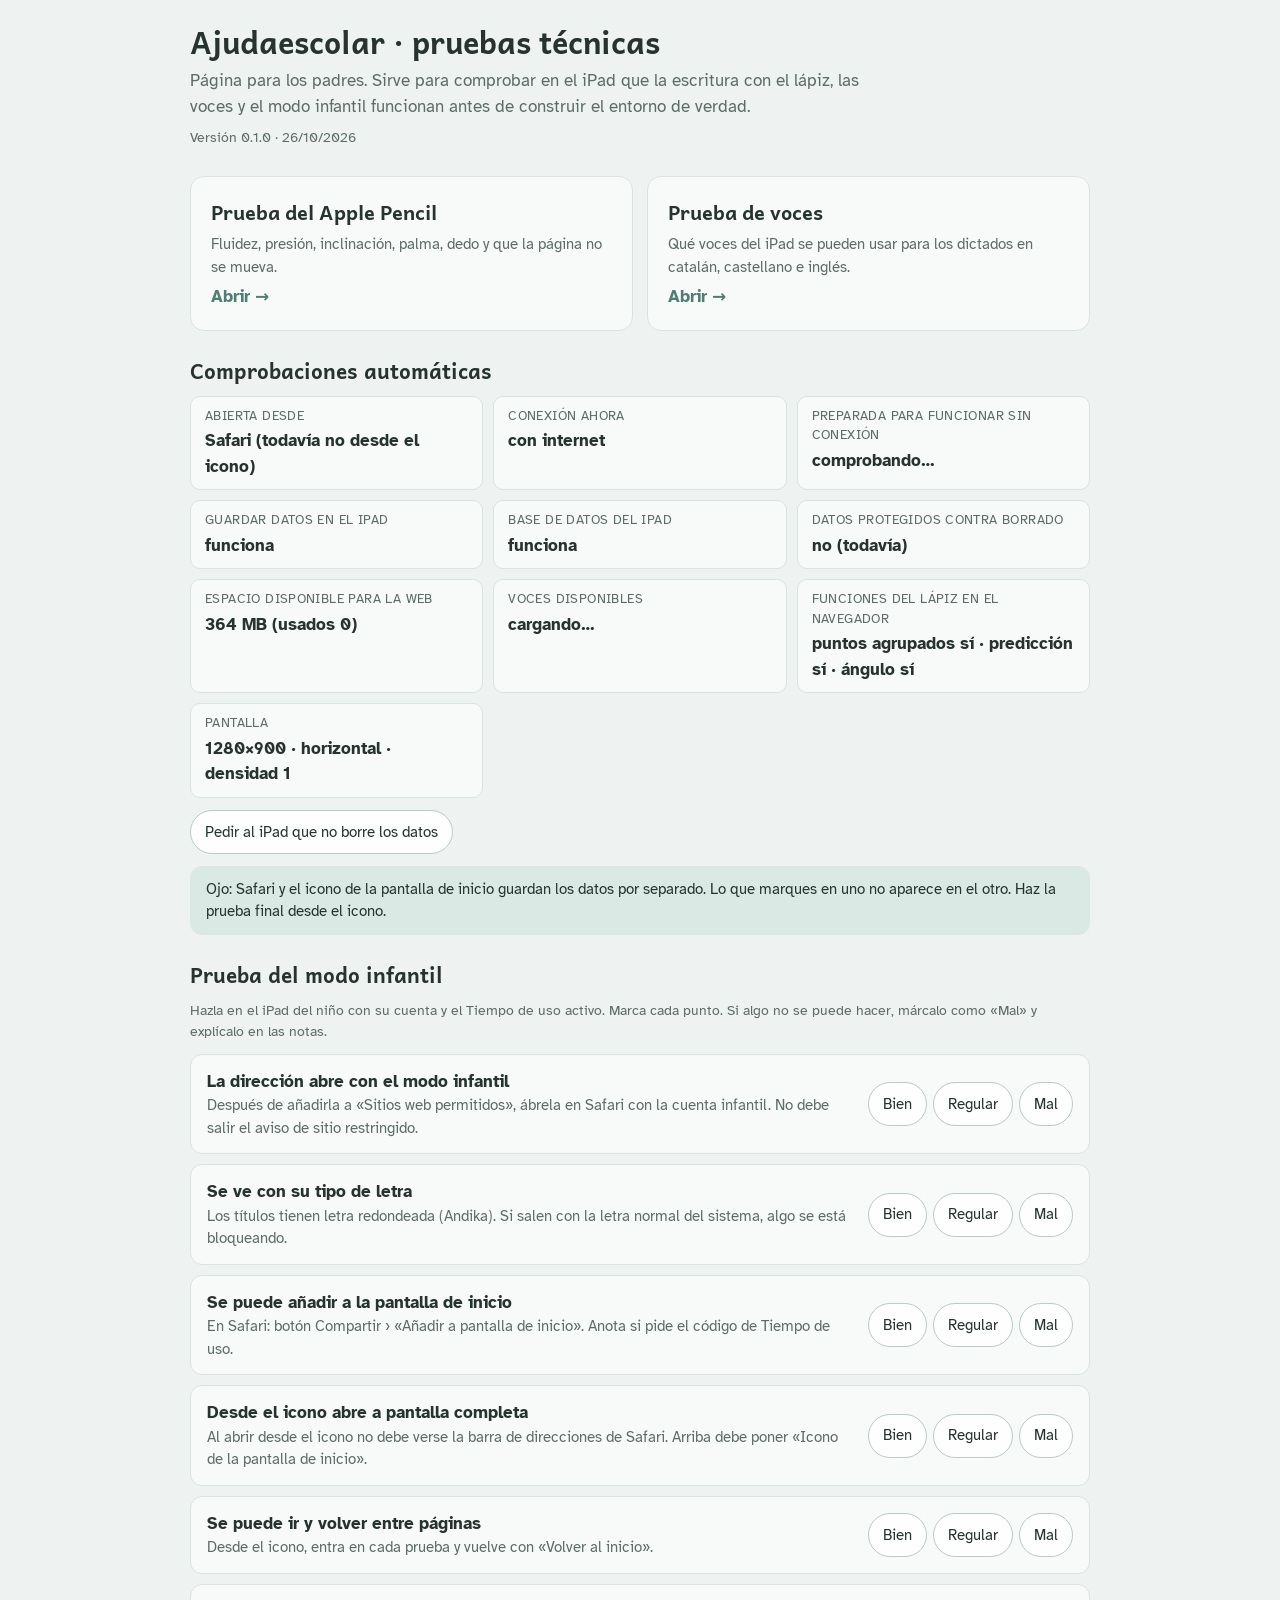
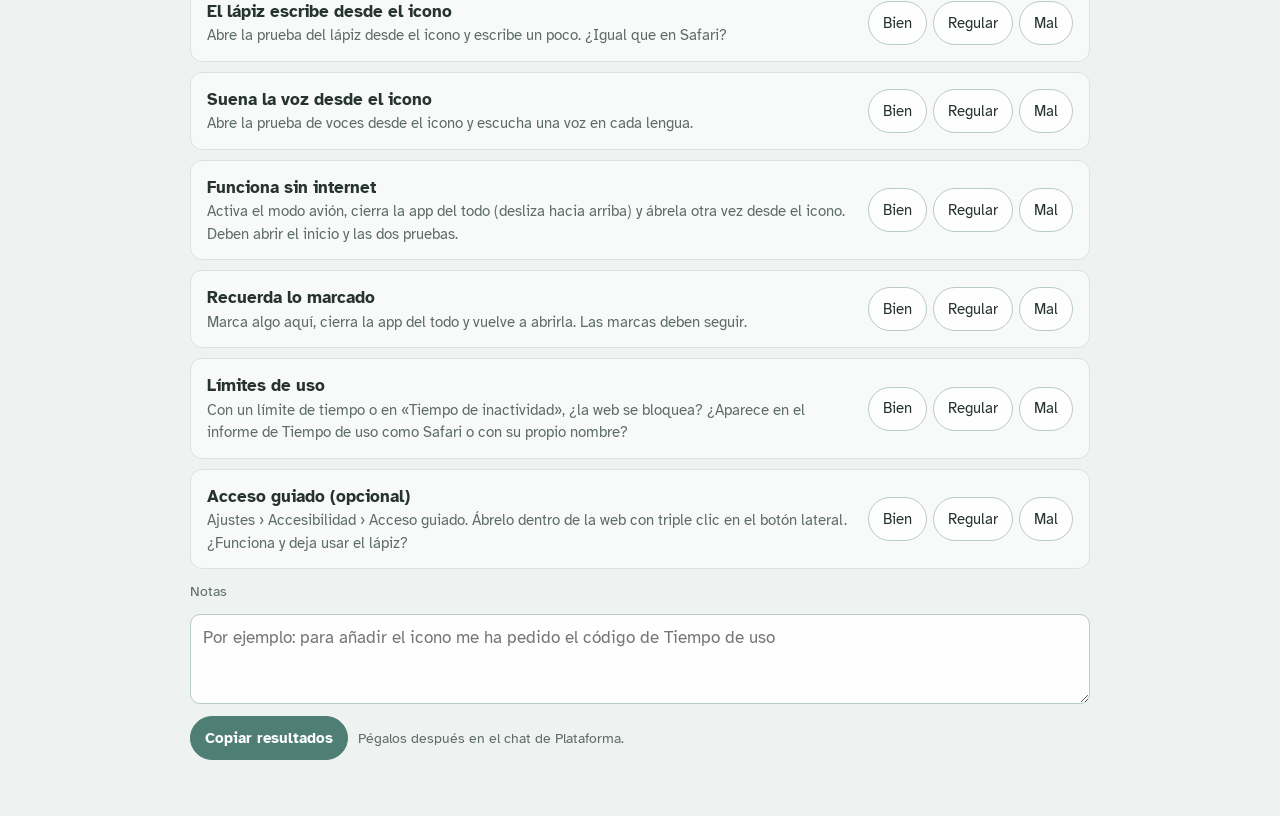
<file: index.html>
<!doctype html>
<html lang="es">
<head>
<meta charset="utf-8">
<meta name="viewport" content="width=device-width,initial-scale=1,viewport-fit=cover">
<meta name="robots" content="noindex,nofollow">
<meta name="theme-color" content="#eef2f1">
<meta name="apple-mobile-web-app-capable" content="yes">
<meta name="mobile-web-app-capable" content="yes">
<meta name="apple-mobile-web-app-status-bar-style" content="default">
<meta name="apple-mobile-web-app-title" content="Ajudaescolar">
<title>Ajudaescolar · pruebas</title>
<link rel="manifest" href="manifest.webmanifest">
<link rel="apple-touch-icon" href="assets/icons/icon-180.png">
<link rel="icon" href="assets/icons/icon-192.png">
<link rel="stylesheet" href="assets/base.css">
<style>
/* Layout: una columna. Arriba, las dos pruebas como tarjetas; después, comprobaciones automáticas;
   después, la lista de la prueba del modo infantil y el botón de copiar. */
:root{
  color-scheme:light;
  --bg:#eef2f1; --surface:#f8faf9; --paper:#fdfefd; --fg:#26332f; --muted:#5d6c67;
  --rule:#b9cbc5; --rule-soft:#d9e4e0; --accent:#4f7f74; --accent-soft:#dbe9e5;
  --warn:#a87b3a; --warn-soft:#f3e8d6;
  --font-display:"Andika","Atkinson Hyperlegible",system-ui,sans-serif;
  --font-body:"Atkinson Hyperlegible",system-ui,-apple-system,sans-serif;
  --radius:14px;
}
@media (prefers-color-scheme: dark){:root:not([data-theme="light"]){
  --bg:#1a2120;--surface:#212a28;--paper:#242e2c;--fg:#e1e9e6;--muted:#9fb0aa;
  --rule:#4a5d58;--rule-soft:#33413e;--accent:#8fbfb3;--accent-soft:#2c3d39;--warn:#d4ad73;--warn-soft:#3a3226;color-scheme:dark}}
:root[data-theme="dark"]{
  --bg:#1a2120;--surface:#212a28;--paper:#242e2c;--fg:#e1e9e6;--muted:#9fb0aa;
  --rule:#4a5d58;--rule-soft:#33413e;--accent:#8fbfb3;--accent-soft:#2c3d39;--warn:#d4ad73;--warn-soft:#3a3226;color-scheme:dark}

*{box-sizing:border-box}
body{background:var(--bg);color:var(--fg);font-family:var(--font-body);font-size:17px;line-height:1.5;
  padding-left:max(16px,env(safe-area-inset-left,0px));padding-right:max(16px,env(safe-area-inset-right,0px));
  padding-top:max(24px,env(safe-area-inset-top,0px));padding-bottom:max(56px,env(safe-area-inset-bottom,0px))}
.wrap{max-width:900px;margin:0 auto;display:flex;flex-direction:column;gap:28px}
h1,h2{font-family:var(--font-display);font-weight:700;margin:0;line-height:1.2;text-wrap:balance}
h1{font-size:1.9rem} h2{font-size:1.3rem}
p{margin:0}
.lead{color:var(--muted);max-width:62ch}
.small{color:var(--muted);font-size:14px}
header{display:flex;flex-direction:column;gap:8px}

.cards{display:grid;grid-template-columns:repeat(auto-fit,minmax(260px,1fr));gap:14px}
.card{display:flex;flex-direction:column;gap:6px;padding:20px;border-radius:var(--radius);background:var(--surface);
  border:1.5px solid var(--rule-soft);color:inherit;text-decoration:none;min-height:120px}
.card:hover{border-color:var(--accent)}
.card:focus-visible{outline:3px solid var(--accent);outline-offset:2px}
.card .t{font-family:var(--font-display);font-size:1.25rem;font-weight:700}
.card .d{color:var(--muted);font-size:15px}
.card .go{margin-top:auto;color:var(--accent);font-weight:700}

section{display:flex;flex-direction:column;gap:12px}
.auto{display:grid;grid-template-columns:repeat(auto-fit,minmax(240px,1fr));gap:10px}
.auto div{background:var(--surface);border:1px solid var(--rule-soft);border-radius:10px;padding:10px 14px;display:flex;flex-direction:column;gap:2px;min-width:0}
.auto .k{font-size:13px;color:var(--muted);letter-spacing:.03em;text-transform:uppercase}
.auto .v{font-weight:700;overflow-wrap:anywhere}
.note{background:var(--accent-soft);border-radius:12px;padding:12px 16px;font-size:15px}

.check{background:var(--surface);border:1px solid var(--rule-soft);border-radius:12px;padding:14px 16px;display:grid;
  grid-template-columns:1fr auto;gap:8px 16px;align-items:center}
.check .t{font-weight:700}
.check .d{color:var(--muted);font-size:15px}
.rate{display:flex;gap:6px}
button{font:inherit;color:inherit;cursor:pointer;touch-action:manipulation}
.rate button,.btn{min-height:44px;padding:0 14px;border-radius:999px;border:1.5px solid var(--rule);background:var(--paper);font-size:15px}
.rate button[aria-pressed="true"][data-v="bien"]{background:var(--accent-soft);border-color:var(--accent)}
.rate button[aria-pressed="true"][data-v="regular"]{background:var(--warn-soft);border-color:var(--warn)}
.rate button[aria-pressed="true"][data-v="mal"]{background:var(--warn-soft);border-color:var(--warn);font-weight:700}
button:focus-visible,textarea:focus-visible{outline:3px solid var(--accent);outline-offset:2px}
@media (max-width:640px){.check{grid-template-columns:1fr}}
textarea{width:100%;min-height:90px;border-radius:10px;border:1.5px solid var(--rule);background:var(--paper);color:var(--fg);font:inherit;padding:10px 12px}
.row{display:flex;flex-wrap:wrap;gap:10px;align-items:center}
.primary{background:var(--accent);color:var(--paper);border-color:var(--accent);font-weight:700}
#summary{position:absolute;left:-9999px}
</style>
</head>
<body>
<div class="wrap">
  <header>
    <h1>Ajudaescolar · pruebas técnicas</h1>
    <p class="lead">Página para los padres. Sirve para comprobar en el iPad que la escritura con el lápiz, las voces y el modo infantil funcionan antes de construir el entorno de verdad.</p>
    <p class="small" id="ver"></p>
  </header>

  <div class="cards">
    <a class="card" href="pruebas/lapiz.html">
      <span class="t">Prueba del Apple Pencil</span>
      <span class="d">Fluidez, presión, inclinación, palma, dedo y que la página no se mueva.</span>
      <span class="go">Abrir →</span>
    </a>
    <a class="card" href="pruebas/voces.html">
      <span class="t">Prueba de voces</span>
      <span class="d">Qué voces del iPad se pueden usar para los dictados en catalán, castellano e inglés.</span>
      <span class="go">Abrir →</span>
    </a>
  </div>

  <section aria-labelledby="hAuto">
    <h2 id="hAuto">Comprobaciones automáticas</h2>
    <div class="auto" id="auto"></div>
    <div class="row">
      <button class="btn" id="btnPersist" type="button">Pedir al iPad que no borre los datos</button>
      <span class="small" id="persistMsg"></span>
    </div>
    <p class="note">Ojo: Safari y el icono de la pantalla de inicio guardan los datos por separado. Lo que marques en uno no aparece en el otro. Haz la prueba final desde el icono.</p>
  </section>

  <section aria-labelledby="hChecks">
    <h2 id="hChecks">Prueba del modo infantil</h2>
    <p class="small">Hazla en el iPad del niño con su cuenta y el Tiempo de uso activo. Marca cada punto. Si algo no se puede hacer, márcalo como «Mal» y explícalo en las notas.</p>
    <div id="checkList" style="display:flex;flex-direction:column;gap:10px"></div>
    <label for="notes" class="small">Notas</label>
    <textarea id="notes" placeholder="Por ejemplo: para añadir el icono me ha pedido el código de Tiempo de uso"></textarea>
    <div class="row">
      <button class="btn primary" id="btnCopy" type="button">Copiar resultados</button>
      <span class="small" id="copyMsg">Pégalos después en el chat de Plataforma.</span>
    </div>
    <textarea id="summary" aria-hidden="true" tabindex="-1"></textarea>
  </section>
</div>

<script>
(function(){
  var VERSION = "0.1.0 · 26/10/2026";
  var $ = function(id){ return document.getElementById(id); };
  $("ver").textContent = "Versión " + VERSION;

  var results = {};
  var ORDER = [
    ["modo","Abierta desde"],
    ["conexion","Conexión ahora"],
    ["sinconexion","Preparada para funcionar sin conexión"],
    ["guardado","Guardar datos en el iPad"],
    ["basedatos","Base de datos del iPad"],
    ["persist","Datos protegidos contra borrado"],
    ["espacio","Espacio disponible para la web"],
    ["voces","Voces disponibles"],
    ["lapiz","Funciones del lápiz en el navegador"],
    ["pantalla","Pantalla"]
  ];
  function set(k, v){ results[k] = v; draw(); }
  function draw(){
    var box = $("auto"); box.innerHTML = "";
    ORDER.forEach(function(o){
      var d = document.createElement("div");
      var k = document.createElement("span"); k.className="k"; k.textContent=o[1];
      var v = document.createElement("span"); v.className="v"; v.textContent = results[o[0]] || "comprobando…";
      d.appendChild(k); d.appendChild(v); box.appendChild(d);
    });
  }
  draw();

  var standalone = (window.matchMedia && matchMedia("(display-mode: standalone)").matches) || navigator.standalone === true;
  set("modo", standalone ? "Icono de la pantalla de inicio" : "Safari (todavía no desde el icono)");
  function online(){ set("conexion", navigator.onLine ? "con internet" : "sin internet"); }
  online(); addEventListener("online", online); addEventListener("offline", online);

  try { localStorage.setItem("prueba-guardado", String(Date.now()));
        set("guardado", localStorage.getItem("prueba-guardado") ? "funciona" : "no funciona"); }
  catch(e){ set("guardado", "no funciona (" + e.name + ")"); }

  try {
    var req = indexedDB.open("prueba-ajudaescolar", 1);
    req.onupgradeneeded = function(){ req.result.createObjectStore("prueba"); };
    req.onsuccess = function(){
      try { var tx = req.result.transaction("prueba","readwrite"); tx.objectStore("prueba").put(Date.now(),"ultima");
            tx.oncomplete = function(){ set("basedatos","funciona"); req.result.close(); };
            tx.onerror = function(){ set("basedatos","no funciona"); }; }
      catch(e){ set("basedatos","no funciona"); }
    };
    req.onerror = function(){ set("basedatos","no funciona"); };
  } catch(e){ set("basedatos","no disponible"); }

  function checkPersist(){
    if (navigator.storage && navigator.storage.persisted){
      navigator.storage.persisted().then(function(p){ set("persist", p ? "sí" : "no (todavía)"); });
    } else set("persist","el navegador no lo indica");
    if (navigator.storage && navigator.storage.estimate){
      navigator.storage.estimate().then(function(e){
        var mb = function(b){ return Math.round(b/1048576); };
        set("espacio", e.quota ? (mb(e.quota) + " MB (usados " + mb(e.usage||0) + ")") : "no indicado");
      });
    } else set("espacio","no indicado");
  }
  checkPersist();
  $("btnPersist").addEventListener("click", function(){
    if (!(navigator.storage && navigator.storage.persist)){ $("persistMsg").textContent = "Este navegador no permite pedirlo."; return; }
    navigator.storage.persist().then(function(ok){
      $("persistMsg").textContent = ok ? "Concedido." : "El iPad no lo ha concedido (es normal en Safari; desde el icono suele concederse).";
      checkPersist();
    });
  });

  function checkOffline(){
    if (!("serviceWorker" in navigator)){ set("sinconexion","no (el navegador no lo permite)"); return; }
    navigator.serviceWorker.register("sw.js").then(function(){
      return navigator.serviceWorker.ready;
    }).then(function(){
      return caches.keys().then(function(keys){
        var mine = keys.filter(function(k){ return k.indexOf("ajudaescolar-") === 0; });
        if (!mine.length) return set("sinconexion","preparándose… recarga la página");
        return caches.open(mine[0]).then(function(c){ return c.keys(); }).then(function(items){
          set("sinconexion", navigator.serviceWorker.controller ? ("sí (" + items.length + " archivos guardados)") : ("casi: recarga la página una vez (" + items.length + " archivos)"));
        });
      });
    }).catch(function(e){ set("sinconexion","no (" + (e && e.message || "error") + ")"); });
  }
  checkOffline();
  if ("serviceWorker" in navigator){ navigator.serviceWorker.addEventListener("controllerchange", checkOffline); }

  function checkVoices(){
    if (!window.speechSynthesis){ set("voces","el navegador no puede leer en voz alta"); return; }
    var v = speechSynthesis.getVoices() || [];
    var c = function(p){ return v.filter(function(x){ return (x.lang||"").toLowerCase().replace("_","-").indexOf(p)===0; }).length; };
    set("voces", v.length ? ("catalán " + c("ca") + " · castellano " + c("es") + " · inglés " + c("en")) : "cargando…");
  }
  checkVoices();
  if (window.speechSynthesis){ speechSynthesis.onvoiceschanged = checkVoices; setTimeout(checkVoices, 1500); }

  var pe = window.PointerEvent ? PointerEvent.prototype : {};
  set("lapiz", ["puntos agrupados " + ("getCoalescedEvents" in pe ? "sí" : "no"),
                "predicción " + ("getPredictedEvents" in pe ? "sí" : "no"),
                "ángulo " + ("altitudeAngle" in pe ? "sí" : "no")].join(" · "));
  function screenInfo(){ set("pantalla", Math.round(innerWidth) + "×" + Math.round(innerHeight) + " · " + (innerWidth > innerHeight ? "horizontal" : "vertical") + " · densidad " + devicePixelRatio); }
  screenInfo(); addEventListener("resize", screenInfo);

  // ---------- prueba del modo infantil ----------
  var CHECKS = [
    ["abre","La dirección abre con el modo infantil","Después de añadirla a «Sitios web permitidos», ábrela en Safari con la cuenta infantil. No debe salir el aviso de sitio restringido."],
    ["fuentes","Se ve con su tipo de letra","Los títulos tienen letra redondeada (Andika). Si salen con la letra normal del sistema, algo se está bloqueando."],
    ["icono","Se puede añadir a la pantalla de inicio","En Safari: botón Compartir › «Añadir a pantalla de inicio». Anota si pide el código de Tiempo de uso."],
    ["completa","Desde el icono abre a pantalla completa","Al abrir desde el icono no debe verse la barra de direcciones de Safari. Arriba debe poner «Icono de la pantalla de inicio»."],
    ["navegar","Se puede ir y volver entre páginas","Desde el icono, entra en cada prueba y vuelve con «Volver al inicio»."],
    ["lapiz","El lápiz escribe desde el icono","Abre la prueba del lápiz desde el icono y escribe un poco. ¿Igual que en Safari?"],
    ["voz","Suena la voz desde el icono","Abre la prueba de voces desde el icono y escucha una voz en cada lengua."],
    ["offline","Funciona sin internet","Activa el modo avión, cierra la app del todo (desliza hacia arriba) y ábrela otra vez desde el icono. Deben abrir el inicio y las dos pruebas."],
    ["guarda","Recuerda lo marcado","Marca algo aquí, cierra la app del todo y vuelve a abrirla. Las marcas deben seguir."],
    ["limites","Límites de uso","Con un límite de tiempo o en «Tiempo de inactividad», ¿la web se bloquea? ¿Aparece en el informe de Tiempo de uso como Safari o con su propio nombre?"],
    ["guiado","Acceso guiado (opcional)","Ajustes › Accesibilidad › Acceso guiado. Ábrelo dentro de la web con triple clic en el botón lateral. ¿Funciona y deja usar el lápiz?"]
  ];
  var state = {};
  try { state = JSON.parse(localStorage.getItem("pruebaModoInfantil") || "{}"); } catch(e){ state = {}; }
  try { $("notes").value = localStorage.getItem("pruebaModoInfantilNotas") || ""; } catch(e){}
  function save(){ try { localStorage.setItem("pruebaModoInfantil", JSON.stringify(state)); localStorage.setItem("pruebaModoInfantilNotas", $("notes").value); } catch(e){} }
  CHECKS.forEach(function(c){
    var row = document.createElement("div"); row.className = "check";
    var txt = document.createElement("div");
    var t = document.createElement("div"); t.className="t"; t.textContent=c[1];
    var d = document.createElement("div"); d.className="d"; d.textContent=c[2];
    txt.appendChild(t); txt.appendChild(d); row.appendChild(txt);
    var rate = document.createElement("div"); rate.className="rate"; rate.setAttribute("role","group"); rate.setAttribute("aria-label", c[1]);
    [["bien","Bien"],["regular","Regular"],["mal","Mal"]].forEach(function(o){
      var b = document.createElement("button"); b.type="button"; b.dataset.v=o[0]; b.textContent=o[1];
      b.setAttribute("aria-pressed", String(state[c[0]]===o[0]));
      b.addEventListener("click", function(){
        state[c[0]] = state[c[0]]===o[0] ? undefined : o[0];
        rate.querySelectorAll("button").forEach(function(x){ x.setAttribute("aria-pressed", String(state[c[0]]===x.dataset.v)); });
        save();
      });
      rate.appendChild(b);
    });
    row.appendChild(rate);
    $("checkList").appendChild(row);
  });
  $("notes").addEventListener("input", save);

  function buildSummary(){
    var lines = ["Resultado prueba modo infantil · versión " + VERSION, "Comprobaciones automáticas:"];
    ORDER.forEach(function(o){ lines.push("- " + o[1] + ": " + (results[o[0]] || "sin dato")); });
    lines.push("Prueba manual:");
    CHECKS.forEach(function(c){ lines.push("- " + c[1] + ": " + (state[c[0]] || "sin marcar")); });
    var n = $("notes").value.trim(); if (n) lines.push("Notas: " + n);
    lines.push("Navegador: " + navigator.userAgent);
    return lines.join("\n");
  }
  $("btnCopy").addEventListener("click", function(){
    var txt = buildSummary(), ta = $("summary"); ta.value = txt;
    var ok = function(){ $("copyMsg").textContent = "Copiado. Pégalo en el chat de Plataforma."; };
    var fallback = function(){ ta.style.position="static"; ta.style.minHeight="200px"; ta.removeAttribute("aria-hidden"); ta.select();
      $("copyMsg").textContent = "Selecciona el texto de abajo y cópialo a mano."; };
    if (navigator.clipboard && navigator.clipboard.writeText){ navigator.clipboard.writeText(txt).then(ok, fallback); } else fallback();
  });
})();
</script>
</body>
</html>
</file>
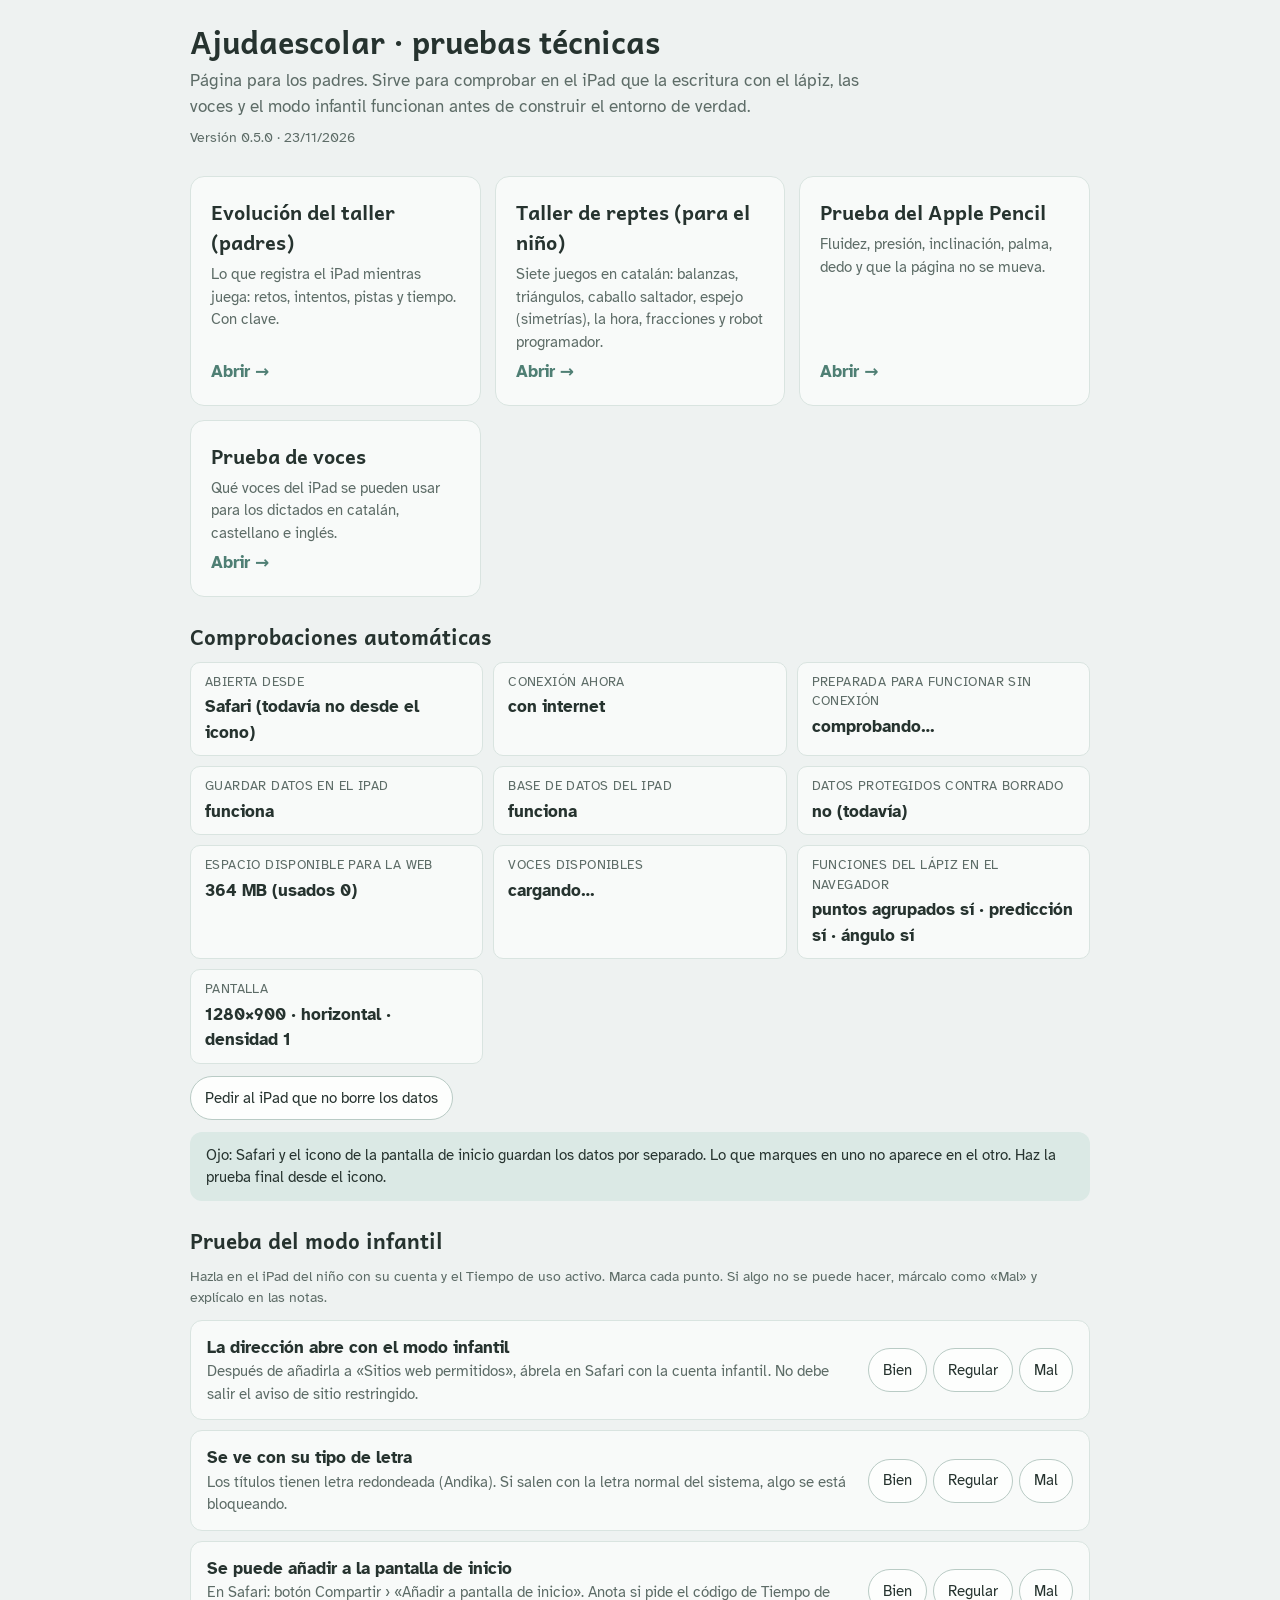
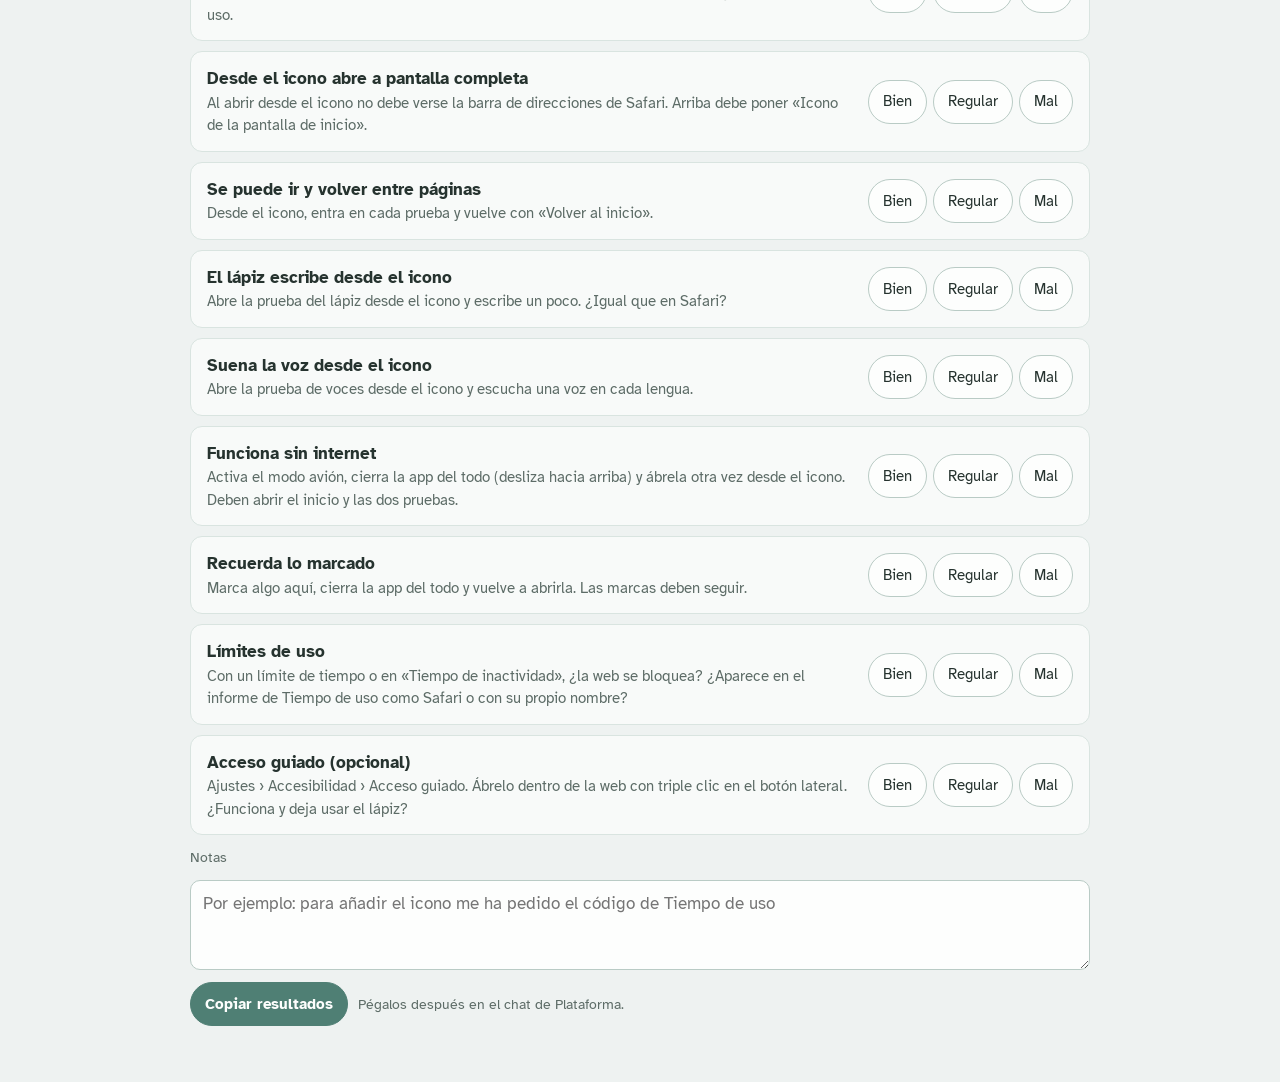
<file: public/index.html>
<!doctype html>
<html lang="es">
<head>
<meta charset="utf-8">
<meta name="viewport" content="width=device-width,initial-scale=1,viewport-fit=cover">
<meta name="robots" content="noindex,nofollow">
<meta name="theme-color" content="#eef2f1">
<meta name="apple-mobile-web-app-capable" content="yes">
<meta name="mobile-web-app-capable" content="yes">
<meta name="apple-mobile-web-app-status-bar-style" content="default">
<meta name="apple-mobile-web-app-title" content="Ajudaescolar">
<title>Ajudaescolar · pruebas</title>
<link rel="manifest" href="manifest.webmanifest">
<link rel="apple-touch-icon" href="assets/icons/icon-180.png">
<link rel="icon" href="assets/icons/icon-192.png">
<link rel="stylesheet" href="assets/base.css">
<style>
/* Layout: una columna. Arriba, las dos pruebas como tarjetas; después, comprobaciones automáticas;
   después, la lista de la prueba del modo infantil y el botón de copiar. */
:root{
  color-scheme:light;
  --bg:#eef2f1; --surface:#f8faf9; --paper:#fdfefd; --fg:#26332f; --muted:#5d6c67;
  --rule:#b9cbc5; --rule-soft:#d9e4e0; --accent:#4f7f74; --accent-soft:#dbe9e5;
  --warn:#a87b3a; --warn-soft:#f3e8d6;
  --font-display:"Andika","Atkinson Hyperlegible",system-ui,sans-serif;
  --font-body:"Atkinson Hyperlegible",system-ui,-apple-system,sans-serif;
  --radius:14px;
}
@media (prefers-color-scheme: dark){:root:not([data-theme="light"]){
  --bg:#1a2120;--surface:#212a28;--paper:#242e2c;--fg:#e1e9e6;--muted:#9fb0aa;
  --rule:#4a5d58;--rule-soft:#33413e;--accent:#8fbfb3;--accent-soft:#2c3d39;--warn:#d4ad73;--warn-soft:#3a3226;color-scheme:dark}}
:root[data-theme="dark"]{
  --bg:#1a2120;--surface:#212a28;--paper:#242e2c;--fg:#e1e9e6;--muted:#9fb0aa;
  --rule:#4a5d58;--rule-soft:#33413e;--accent:#8fbfb3;--accent-soft:#2c3d39;--warn:#d4ad73;--warn-soft:#3a3226;color-scheme:dark}

*{box-sizing:border-box}
body{background:var(--bg);color:var(--fg);font-family:var(--font-body);font-size:17px;line-height:1.5;
  padding-left:max(16px,env(safe-area-inset-left,0px));padding-right:max(16px,env(safe-area-inset-right,0px));
  padding-top:max(24px,env(safe-area-inset-top,0px));padding-bottom:max(56px,env(safe-area-inset-bottom,0px))}
.wrap{max-width:900px;margin:0 auto;display:flex;flex-direction:column;gap:28px}
h1,h2{font-family:var(--font-display);font-weight:700;margin:0;line-height:1.2;text-wrap:balance}
h1{font-size:1.9rem} h2{font-size:1.3rem}
p{margin:0}
.lead{color:var(--muted);max-width:62ch}
.small{color:var(--muted);font-size:14px}
header{display:flex;flex-direction:column;gap:8px}

.cards{display:grid;grid-template-columns:repeat(auto-fit,minmax(260px,1fr));gap:14px}
.card{display:flex;flex-direction:column;gap:6px;padding:20px;border-radius:var(--radius);background:var(--surface);
  border:1.5px solid var(--rule-soft);color:inherit;text-decoration:none;min-height:120px}
.card:hover{border-color:var(--accent)}
.card:focus-visible{outline:3px solid var(--accent);outline-offset:2px}
.card .t{font-family:var(--font-display);font-size:1.25rem;font-weight:700}
.card .d{color:var(--muted);font-size:15px}
.card .go{margin-top:auto;color:var(--accent);font-weight:700}

section{display:flex;flex-direction:column;gap:12px}
.auto{display:grid;grid-template-columns:repeat(auto-fit,minmax(240px,1fr));gap:10px}
.auto div{background:var(--surface);border:1px solid var(--rule-soft);border-radius:10px;padding:10px 14px;display:flex;flex-direction:column;gap:2px;min-width:0}
.auto .k{font-size:13px;color:var(--muted);letter-spacing:.03em;text-transform:uppercase}
.auto .v{font-weight:700;overflow-wrap:anywhere}
.note{background:var(--accent-soft);border-radius:12px;padding:12px 16px;font-size:15px}

.check{background:var(--surface);border:1px solid var(--rule-soft);border-radius:12px;padding:14px 16px;display:grid;
  grid-template-columns:1fr auto;gap:8px 16px;align-items:center}
.check .t{font-weight:700}
.check .d{color:var(--muted);font-size:15px}
.rate{display:flex;gap:6px}
button{font:inherit;color:inherit;cursor:pointer;touch-action:manipulation}
.rate button,.btn{min-height:44px;padding:0 14px;border-radius:999px;border:1.5px solid var(--rule);background:var(--paper);font-size:15px}
.rate button[aria-pressed="true"][data-v="bien"]{background:var(--accent-soft);border-color:var(--accent)}
.rate button[aria-pressed="true"][data-v="regular"]{background:var(--warn-soft);border-color:var(--warn)}
.rate button[aria-pressed="true"][data-v="mal"]{background:var(--warn-soft);border-color:var(--warn);font-weight:700}
button:focus-visible,textarea:focus-visible{outline:3px solid var(--accent);outline-offset:2px}
@media (max-width:640px){.check{grid-template-columns:1fr}}
textarea{width:100%;min-height:90px;border-radius:10px;border:1.5px solid var(--rule);background:var(--paper);color:var(--fg);font:inherit;padding:10px 12px}
.row{display:flex;flex-wrap:wrap;gap:10px;align-items:center}
.primary{background:var(--accent);color:var(--paper);border-color:var(--accent);font-weight:700}
#summary{position:absolute;left:-9999px}
</style>
</head>
<body>
<div class="wrap">
  <header>
    <h1>Ajudaescolar · pruebas técnicas</h1>
    <p class="lead">Página para los padres. Sirve para comprobar en el iPad que la escritura con el lápiz, las voces y el modo infantil funcionan antes de construir el entorno de verdad.</p>
    <p class="small" id="ver"></p>
  </header>

  <div class="cards">
    <a class="card" href="pares/">
      <span class="t">Evolución del taller (padres)</span>
      <span class="d">Lo que registra el iPad mientras juega: retos, intentos, pistas y tiempo. Con clave.</span>
      <span class="go">Abrir →</span>
    </a>
    <a class="card" href="taller/">
      <span class="t">Taller de reptes (para el niño)</span>
      <span class="d">Siete juegos en catalán: balanzas, triángulos, caballo saltador, espejo (simetrías), la hora, fracciones y robot programador.</span>
      <span class="go">Abrir →</span>
    </a>
    <a class="card" href="pruebas/lapiz">
      <span class="t">Prueba del Apple Pencil</span>
      <span class="d">Fluidez, presión, inclinación, palma, dedo y que la página no se mueva.</span>
      <span class="go">Abrir →</span>
    </a>
    <a class="card" href="pruebas/voces">
      <span class="t">Prueba de voces</span>
      <span class="d">Qué voces del iPad se pueden usar para los dictados en catalán, castellano e inglés.</span>
      <span class="go">Abrir →</span>
    </a>
  </div>

  <section aria-labelledby="hAuto">
    <h2 id="hAuto">Comprobaciones automáticas</h2>
    <div class="auto" id="auto"></div>
    <div class="row">
      <button class="btn" id="btnPersist" type="button">Pedir al iPad que no borre los datos</button>
      <span class="small" id="persistMsg"></span>
    </div>
    <p class="note">Ojo: Safari y el icono de la pantalla de inicio guardan los datos por separado. Lo que marques en uno no aparece en el otro. Haz la prueba final desde el icono.</p>
  </section>

  <section aria-labelledby="hChecks">
    <h2 id="hChecks">Prueba del modo infantil</h2>
    <p class="small">Hazla en el iPad del niño con su cuenta y el Tiempo de uso activo. Marca cada punto. Si algo no se puede hacer, márcalo como «Mal» y explícalo en las notas.</p>
    <div id="checkList" style="display:flex;flex-direction:column;gap:10px"></div>
    <label for="notes" class="small">Notas</label>
    <textarea id="notes" placeholder="Por ejemplo: para añadir el icono me ha pedido el código de Tiempo de uso"></textarea>
    <div class="row">
      <button class="btn primary" id="btnCopy" type="button">Copiar resultados</button>
      <span class="small" id="copyMsg">Pégalos después en el chat de Plataforma.</span>
    </div>
    <textarea id="summary" aria-hidden="true" tabindex="-1"></textarea>
  </section>
</div>

<script>
(function(){
  var VERSION = "0.5.0 · 23/11/2026";
  var $ = function(id){ return document.getElementById(id); };
  $("ver").textContent = "Versión " + VERSION;

  var results = {};
  var ORDER = [
    ["modo","Abierta desde"],
    ["conexion","Conexión ahora"],
    ["sinconexion","Preparada para funcionar sin conexión"],
    ["guardado","Guardar datos en el iPad"],
    ["basedatos","Base de datos del iPad"],
    ["persist","Datos protegidos contra borrado"],
    ["espacio","Espacio disponible para la web"],
    ["voces","Voces disponibles"],
    ["lapiz","Funciones del lápiz en el navegador"],
    ["pantalla","Pantalla"]
  ];
  function set(k, v){ results[k] = v; draw(); }
  function draw(){
    var box = $("auto"); box.innerHTML = "";
    ORDER.forEach(function(o){
      var d = document.createElement("div");
      var k = document.createElement("span"); k.className="k"; k.textContent=o[1];
      var v = document.createElement("span"); v.className="v"; v.textContent = results[o[0]] || "comprobando…";
      d.appendChild(k); d.appendChild(v); box.appendChild(d);
    });
  }
  draw();

  var standalone = (window.matchMedia && matchMedia("(display-mode: standalone)").matches) || navigator.standalone === true;
  set("modo", standalone ? "Icono de la pantalla de inicio" : "Safari (todavía no desde el icono)");
  function online(){ set("conexion", navigator.onLine ? "con internet" : "sin internet"); }
  online(); addEventListener("online", online); addEventListener("offline", online);

  try { localStorage.setItem("prueba-guardado", String(Date.now()));
        set("guardado", localStorage.getItem("prueba-guardado") ? "funciona" : "no funciona"); }
  catch(e){ set("guardado", "no funciona (" + e.name + ")"); }

  try {
    var req = indexedDB.open("prueba-ajudaescolar", 1);
    req.onupgradeneeded = function(){ req.result.createObjectStore("prueba"); };
    req.onsuccess = function(){
      try { var tx = req.result.transaction("prueba","readwrite"); tx.objectStore("prueba").put(Date.now(),"ultima");
            tx.oncomplete = function(){ set("basedatos","funciona"); req.result.close(); };
            tx.onerror = function(){ set("basedatos","no funciona"); }; }
      catch(e){ set("basedatos","no funciona"); }
    };
    req.onerror = function(){ set("basedatos","no funciona"); };
  } catch(e){ set("basedatos","no disponible"); }

  function checkPersist(){
    if (navigator.storage && navigator.storage.persisted){
      navigator.storage.persisted().then(function(p){ set("persist", p ? "sí" : "no (todavía)"); });
    } else set("persist","el navegador no lo indica");
    if (navigator.storage && navigator.storage.estimate){
      navigator.storage.estimate().then(function(e){
        var mb = function(b){ return Math.round(b/1048576); };
        set("espacio", e.quota ? (mb(e.quota) + " MB (usados " + mb(e.usage||0) + ")") : "no indicado");
      });
    } else set("espacio","no indicado");
  }
  checkPersist();
  $("btnPersist").addEventListener("click", function(){
    if (!(navigator.storage && navigator.storage.persist)){ $("persistMsg").textContent = "Este navegador no permite pedirlo."; return; }
    navigator.storage.persist().then(function(ok){
      $("persistMsg").textContent = ok ? "Concedido." : "El iPad no lo ha concedido (es normal en Safari; desde el icono suele concederse).";
      checkPersist();
    });
  });

  function checkOffline(){
    if (!("serviceWorker" in navigator)){ set("sinconexion","no (el navegador no lo permite)"); return; }
    navigator.serviceWorker.register("sw.js").then(function(){
      return navigator.serviceWorker.ready;
    }).then(function(){
      return caches.keys().then(function(keys){
        var mine = keys.filter(function(k){ return k.indexOf("ajudaescolar-") === 0; });
        if (!mine.length) return set("sinconexion","preparándose… recarga la página");
        return caches.open(mine[0]).then(function(c){ return c.keys(); }).then(function(items){
          set("sinconexion", navigator.serviceWorker.controller ? ("sí (" + items.length + " archivos guardados)") : ("casi: recarga la página una vez (" + items.length + " archivos)"));
        });
      });
    }).catch(function(e){ set("sinconexion","no (" + (e && e.message || "error") + ")"); });
  }
  checkOffline();
  if ("serviceWorker" in navigator){ navigator.serviceWorker.addEventListener("controllerchange", checkOffline); }

  function checkVoices(){
    if (!window.speechSynthesis){ set("voces","el navegador no puede leer en voz alta"); return; }
    var v = speechSynthesis.getVoices() || [];
    var c = function(p){ return v.filter(function(x){ return (x.lang||"").toLowerCase().replace("_","-").indexOf(p)===0; }).length; };
    set("voces", v.length ? ("catalán " + c("ca") + " · castellano " + c("es") + " · inglés " + c("en")) : "cargando…");
  }
  checkVoices();
  if (window.speechSynthesis){ speechSynthesis.onvoiceschanged = checkVoices; setTimeout(checkVoices, 1500); }

  var pe = window.PointerEvent ? PointerEvent.prototype : {};
  set("lapiz", ["puntos agrupados " + ("getCoalescedEvents" in pe ? "sí" : "no"),
                "predicción " + ("getPredictedEvents" in pe ? "sí" : "no"),
                "ángulo " + ("altitudeAngle" in pe ? "sí" : "no")].join(" · "));
  function screenInfo(){ set("pantalla", Math.round(innerWidth) + "×" + Math.round(innerHeight) + " · " + (innerWidth > innerHeight ? "horizontal" : "vertical") + " · densidad " + devicePixelRatio); }
  screenInfo(); addEventListener("resize", screenInfo);

  // ---------- prueba del modo infantil ----------
  var CHECKS = [
    ["abre","La dirección abre con el modo infantil","Después de añadirla a «Sitios web permitidos», ábrela en Safari con la cuenta infantil. No debe salir el aviso de sitio restringido."],
    ["fuentes","Se ve con su tipo de letra","Los títulos tienen letra redondeada (Andika). Si salen con la letra normal del sistema, algo se está bloqueando."],
    ["icono","Se puede añadir a la pantalla de inicio","En Safari: botón Compartir › «Añadir a pantalla de inicio». Anota si pide el código de Tiempo de uso."],
    ["completa","Desde el icono abre a pantalla completa","Al abrir desde el icono no debe verse la barra de direcciones de Safari. Arriba debe poner «Icono de la pantalla de inicio»."],
    ["navegar","Se puede ir y volver entre páginas","Desde el icono, entra en cada prueba y vuelve con «Volver al inicio»."],
    ["lapiz","El lápiz escribe desde el icono","Abre la prueba del lápiz desde el icono y escribe un poco. ¿Igual que en Safari?"],
    ["voz","Suena la voz desde el icono","Abre la prueba de voces desde el icono y escucha una voz en cada lengua."],
    ["offline","Funciona sin internet","Activa el modo avión, cierra la app del todo (desliza hacia arriba) y ábrela otra vez desde el icono. Deben abrir el inicio y las dos pruebas."],
    ["guarda","Recuerda lo marcado","Marca algo aquí, cierra la app del todo y vuelve a abrirla. Las marcas deben seguir."],
    ["limites","Límites de uso","Con un límite de tiempo o en «Tiempo de inactividad», ¿la web se bloquea? ¿Aparece en el informe de Tiempo de uso como Safari o con su propio nombre?"],
    ["guiado","Acceso guiado (opcional)","Ajustes › Accesibilidad › Acceso guiado. Ábrelo dentro de la web con triple clic en el botón lateral. ¿Funciona y deja usar el lápiz?"]
  ];
  var state = {};
  try { state = JSON.parse(localStorage.getItem("pruebaModoInfantil") || "{}"); } catch(e){ state = {}; }
  try { $("notes").value = localStorage.getItem("pruebaModoInfantilNotas") || ""; } catch(e){}
  function save(){ try { localStorage.setItem("pruebaModoInfantil", JSON.stringify(state)); localStorage.setItem("pruebaModoInfantilNotas", $("notes").value); } catch(e){} }
  CHECKS.forEach(function(c){
    var row = document.createElement("div"); row.className = "check";
    var txt = document.createElement("div");
    var t = document.createElement("div"); t.className="t"; t.textContent=c[1];
    var d = document.createElement("div"); d.className="d"; d.textContent=c[2];
    txt.appendChild(t); txt.appendChild(d); row.appendChild(txt);
    var rate = document.createElement("div"); rate.className="rate"; rate.setAttribute("role","group"); rate.setAttribute("aria-label", c[1]);
    [["bien","Bien"],["regular","Regular"],["mal","Mal"]].forEach(function(o){
      var b = document.createElement("button"); b.type="button"; b.dataset.v=o[0]; b.textContent=o[1];
      b.setAttribute("aria-pressed", String(state[c[0]]===o[0]));
      b.addEventListener("click", function(){
        state[c[0]] = state[c[0]]===o[0] ? undefined : o[0];
        rate.querySelectorAll("button").forEach(function(x){ x.setAttribute("aria-pressed", String(state[c[0]]===x.dataset.v)); });
        save();
      });
      rate.appendChild(b);
    });
    row.appendChild(rate);
    $("checkList").appendChild(row);
  });
  $("notes").addEventListener("input", save);

  function buildSummary(){
    var lines = ["Resultado prueba modo infantil · versión " + VERSION, "Comprobaciones automáticas:"];
    ORDER.forEach(function(o){ lines.push("- " + o[1] + ": " + (results[o[0]] || "sin dato")); });
    lines.push("Prueba manual:");
    CHECKS.forEach(function(c){ lines.push("- " + c[1] + ": " + (state[c[0]] || "sin marcar")); });
    var n = $("notes").value.trim(); if (n) lines.push("Notas: " + n);
    lines.push("Navegador: " + navigator.userAgent);
    return lines.join("\n");
  }
  $("btnCopy").addEventListener("click", function(){
    var txt = buildSummary(), ta = $("summary"); ta.value = txt;
    var ok = function(){ $("copyMsg").textContent = "Copiado. Pégalo en el chat de Plataforma."; };
    var fallback = function(){ ta.style.position="static"; ta.style.minHeight="200px"; ta.removeAttribute("aria-hidden"); ta.select();
      $("copyMsg").textContent = "Selecciona el texto de abajo y cópialo a mano."; };
    if (navigator.clipboard && navigator.clipboard.writeText){ navigator.clipboard.writeText(txt).then(ok, fallback); } else fallback();
  });
})();
</script>
</body>
</html>
</file>
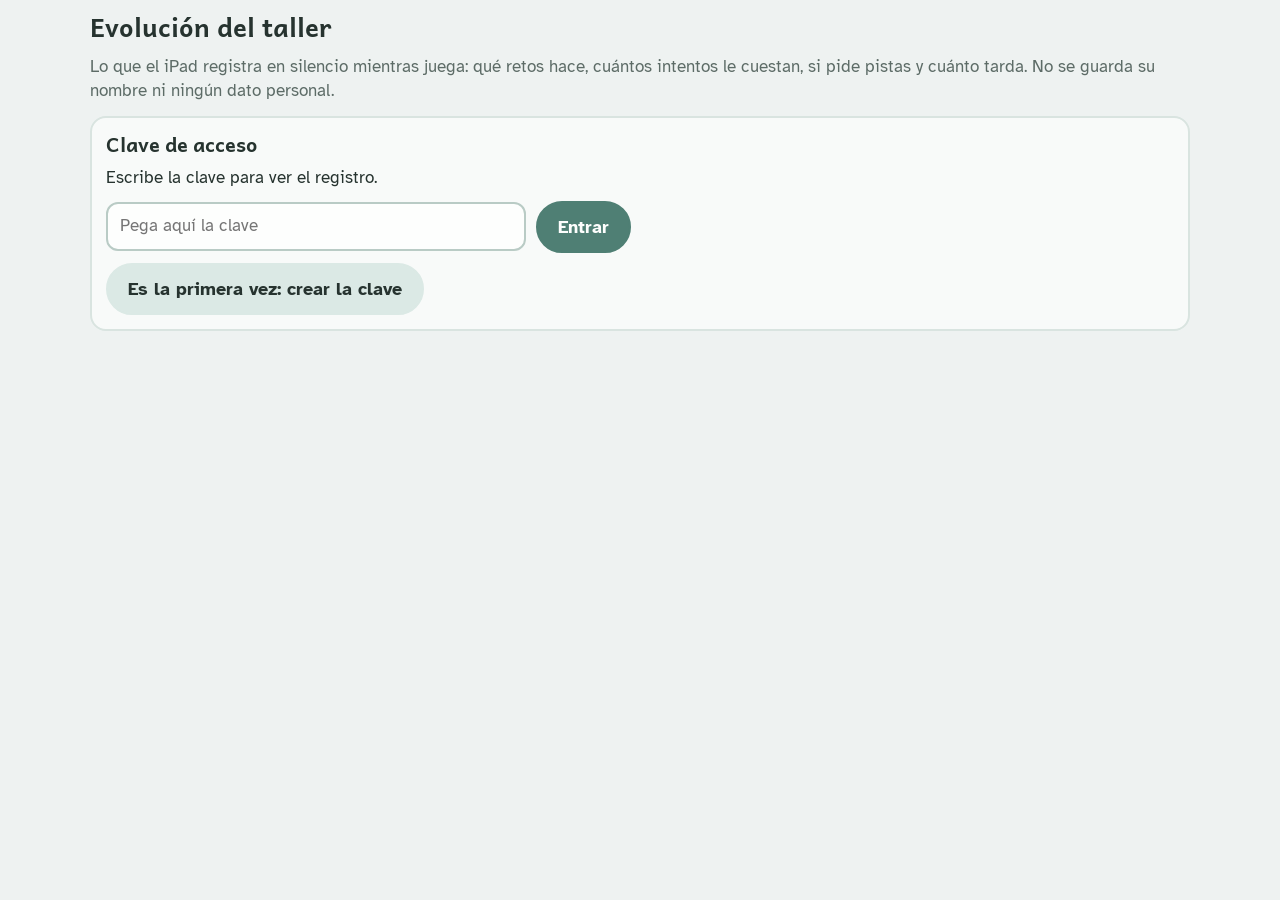
<file: public/pares/index.html>
<!doctype html>
<html lang="es">
<head>
<meta charset="utf-8">
<meta name="viewport" content="width=device-width,initial-scale=1,viewport-fit=cover">
<meta name="robots" content="noindex,nofollow">
<meta name="theme-color" content="#eef2f1">
<title>Evolución del taller</title>
<link rel="icon" href="../assets/icons/icon-192.png">
<link rel="stylesheet" href="../assets/base.css">
<link rel="stylesheet" href="../assets/taller.css">
<style>
/* Panel para los padres: resumen arriba, después actividad por días, por juego y los retos que más han costado. */
body{font-size:17px;-webkit-user-select:text;user-select:text}
.summary{display:grid;grid-template-columns:repeat(auto-fit,minmax(150px,1fr));gap:12px}
.summary div{background:var(--surface);border:2px solid var(--rule-soft);border-radius:14px;padding:12px 16px}
.summary b{display:block;font-family:var(--font-display);font-size:1.6rem;font-variant-numeric:tabular-nums}
.card{background:var(--surface);border:2px solid var(--rule-soft);border-radius:var(--radius);padding:14px;display:flex;flex-direction:column;gap:10px;min-width:0}
.scroll{overflow-x:auto}
table{width:100%;border-collapse:collapse;font-variant-numeric:tabular-nums;font-size:16px}
th,td{text-align:left;padding:7px 9px;border-bottom:1px solid var(--rule-soft);white-space:nowrap}
th{font-size:13px;color:var(--muted);font-weight:700;text-transform:uppercase;letter-spacing:.04em}
td.wrap{white-space:normal}
input[type=text],input[type=password]{font:inherit;padding:10px 12px;border-radius:12px;border:2px solid var(--rule);background:var(--paper);color:var(--fg);min-width:0;width:100%;max-width:420px}
textarea{width:100%;min-height:180px;font:14px/1.4 ui-monospace,monospace;border-radius:12px;border:2px solid var(--rule);padding:10px;background:var(--paper);color:var(--fg)}
.key{font:18px ui-monospace,monospace;background:var(--paper);border:2px dashed var(--accent);border-radius:12px;padding:10px 14px;word-break:break-all}
.pill{display:inline-block;padding:1px 8px;border-radius:999px;font-size:13px;font-weight:700}
.pill.done{background:var(--accent-soft);color:var(--accent)} .pill.abandon{background:var(--warm-soft);color:var(--warm)} .pill.round{background:var(--sky-soft);color:var(--sky)}
</style>
</head>
<body>
<div class="wrap">
  <div class="top"><h1>Evolución del taller</h1></div>
  <p class="muted">Lo que el iPad registra en silencio mientras juega: qué retos hace, cuántos intentos le cuestan, si pide pistas y cuánto tarda. No se guarda su nombre ni ningún dato personal.</p>

  <section id="login" class="card" hidden>
    <h2>Clave de acceso</h2>
    <p id="loginText"></p>
    <div class="row"><input type="password" id="keyIn" autocomplete="current-password" placeholder="Pega aquí la clave" aria-label="Clave"><button class="btn primary" id="btnUse" type="button">Entrar</button></div>
    <div class="row"><button class="btn soft" id="btnCreate" type="button">Es la primera vez: crear la clave</button></div>
    <div id="newKey" hidden>
      <p><b>Guarda esta clave</b> en un lugar seguro (por ejemplo, en tus contraseñas). Sin ella no se puede ver el registro, y solo se puede crear una vez.</p>
      <p class="key" id="keyOut"></p>
    </div>
    <div class="msg" id="loginMsg" role="status"></div>
  </section>

  <section id="panel" class="wrap" style="gap:16px" hidden>
    <div class="summary" id="summary"></div>
    <div class="card"><h2>Actividad por días</h2><div class="scroll" id="days"></div></div>
    <div class="card"><h2>Por juego</h2><div class="scroll" id="games"></div></div>
    <div class="card"><h2>Lo que más le ha costado</h2><p class="muted">Retos con más intentos, pistas o que dejó a medias.</p><div class="scroll" id="hard"></div></div>
    <div class="card"><h2>Últimos movimientos</h2><div class="scroll" id="recent"></div></div>
    <div class="card">
      <h2>Para analizarlo con Claude</h2>
      <p class="muted">Copia el resumen y pégalo en el chat del proyecto.</p>
      <div class="row"><button class="btn primary" id="btnCopy" type="button">Copiar el resumen</button><button class="btn" id="btnCsv" type="button">Descargar todos los datos (CSV)</button><span class="muted" id="copied"></span></div>
      <textarea id="txt" readonly aria-label="Resumen"></textarea>
    </div>
    <div class="row"><button class="btn" id="btnReload" type="button">Actualizar</button><button class="btn" id="btnLogout" type="button">Olvidar la clave en este dispositivo</button></div>
  </section>
</div>

<script>
(function(){
  var $ = function(id){ return document.getElementById(id); };
  var KK = "pares-clau";
  var GAMES = { balances:"Balances misterioses", triangles:"Triangles i angles", cavall:"El cavall saltador", mirall:"El mirall", rellotge:"Quina hora és?", fraccions:"Fraccions iguals", robot:"El robot programador" };
  var LEVELS = {
    balances:["Equilibra","La caixa misteriosa","Caixes iguals","Caixes als dos plats","Dues caixes diferents"],
    cavall:["Un salt","Dos salts","Tres salts","Pedres al camí","Recull estrelles"],
    mirall:["Mirall vertical","Mirall horitzontal","Dos miralls","Mirall en diagonal"],
    rellotge:["En punt","Els quarts","Posa l'hora","Rellotge digital","Què passarà?"],
    fraccions:["Meitats","Terços i quarts","Tria els trossos","Quina és més gran?"],
    robot:["Endavant i girs","Pedres al camí","La funció ★","Repte de mestre"]
  };
  function chName(g, ch){
    var m = /^L(\d+)-(\d+)$/.exec(ch);
    if (m && LEVELS[g]) return (LEVELS[g][+m[1]] || "Nivel " + (+m[1] + 1)) + " · reto " + (+m[2] + 1);
    if (g === "triangles"){ if (ch === "amagat") return "L'angle amagat"; if (ch === "pitagores") return "Pitàgores"; m = /^r(\d+)$/.exec(ch); if (m) return "Reptes de construir · reto " + (+m[1] + 1); }
    return ch;
  }
  function getKey(){ try { return localStorage.getItem(KK) || ""; } catch(e){ return ""; } }
  function setKey(k){ try { if (k) localStorage.setItem(KK, k); else localStorage.removeItem(KK); } catch(e){} }
  function esc(s){ return String(s).replace(/[&<>"]/g, function(c){ return { "&":"&amp;", "<":"&lt;", ">":"&gt;", '"':"&quot;" }[c]; }); }
  function mins(ms){ return Math.round(ms / 60000); }
  function secs(ms){ var s = Math.round(ms / 1000); return s < 60 ? s + " s" : Math.floor(s / 60) + " min " + (s % 60 ? (s % 60) + " s" : ""); }
  function day(ts){ return new Date(ts).toLocaleDateString("es-ES", { weekday:"short", day:"numeric", month:"short" }); }
  function isPrev(e){ return !!(e.extra && e.extra.indexOf("anterior") >= 0); }
  function median(a){ if (!a.length) return 0; a = a.slice().sort(function(x, y){ return x - y; }); var m = Math.floor(a.length / 2); return a.length % 2 ? a[m] : (a[m - 1] + a[m]) / 2; }

  function showLogin(text){
    $("panel").hidden = true; $("login").hidden = false;
    $("loginText").textContent = text || "Escribe la clave para ver el registro.";
  }

  async function load(){
    var k = getKey();
    if (!k) return showLogin();
    var r;
    try { r = await fetch("/api/events", { headers:{ "x-clave":k }, cache:"no-store" }); }
    catch(e){ return showLogin("No hay conexión. Inténtalo de nuevo cuando haya internet."); }
    if (r.status === 404) return showLogin("Todavía no se ha creado la clave. Si es la primera vez, pulsa «crear la clave».");
    if (r.status === 403){ setKey(""); return showLogin("Esa clave no es correcta."); }
    var data = await r.json();
    render(data.events || []);
  }

  function render(ev){
    $("login").hidden = true; $("panel").hidden = false;
    var done = ev.filter(function(e){ return e.type === "done"; });
    var work = ev.filter(function(e){ return e.type !== "abandon" || e.ms < 3600000; });
    var totalMs = work.reduce(function(s, e){ return s + Math.min(e.ms || 0, 20 * 60000); }, 0);
    var daysMap = {};
    ev.forEach(function(e){
      var d = e.ts.slice(0, 10), o = daysMap[d] = daysMap[d] || { ts:e.ts, done:0, ms:0, tries:0, hints:0, abandon:0, games:{} };
      if (e.type === "done") o.done++;
      if (e.type === "abandon") o.abandon++;
      o.ms += Math.min(e.ms || 0, 20 * 60000); o.tries += e.tries || 0; o.hints += e.hints || 0; o.games[e.game] = 1;
    });
    var days = Object.keys(daysMap).sort().reverse();
    var first = done.length ? done[0].ts : null, last = ev.length ? ev[ev.length - 1].ts : null;
    var measured = done.filter(function(e){ return !isPrev(e); });
    var clean = measured.filter(function(e){ return !e.tries && !e.hints; }).length;
    var cleanPct = measured.length ? Math.round(clean / measured.length * 100) + "%" : "—";
    $("summary").innerHTML =
      "<div><b>" + done.length + "</b>retos completados</div>" +
      "<div><b>" + days.length + "</b>días de juego</div>" +
      "<div><b>" + mins(totalMs) + " min</b>de juego en total</div>" +
      "<div><b>" + cleanPct + "</b>a la primera y sin pistas</div>" +
      "<div><b>" + (last ? day(last) : "—") + "</b>última vez</div>";

    $("days").innerHTML = days.length ? "<table><thead><tr><th>Día</th><th>Retos</th><th>Minutos</th><th>Intentos fallidos</th><th>Pistas</th><th>Dejados a medias</th><th>Juegos</th></tr></thead><tbody>" +
      days.map(function(d){ var o = daysMap[d]; return "<tr><td>" + day(o.ts) + "</td><td>" + o.done + "</td><td>" + mins(o.ms) + "</td><td>" + o.tries + "</td><td>" + o.hints + "</td><td>" + o.abandon + "</td><td class='wrap'>" + Object.keys(o.games).map(function(g){ return esc(GAMES[g] || g); }).join(", ") + "</td></tr>"; }).join("") +
      "</tbody></table>" : "<p class='muted'>Todavía no hay nada registrado. En cuanto juegue con conexión, aparecerá aquí.</p>";

    var per = {};
    ev.forEach(function(e){
      var o = per[e.game] = per[e.game] || { done:0, tries:[], hints:0, ms:[], abandon:0, clean:0 };
      if (e.type === "done" && isPrev(e)) o.done++;
      else if (e.type === "done"){ o.done++; o.meas = (o.meas || 0) + 1; o.tries.push(e.tries || 0); o.ms.push(e.ms || 0); if (!e.tries && !e.hints) o.clean++; }
      if (e.type === "abandon") o.abandon++;
      o.hints += e.hints || 0;
    });
    var gk = Object.keys(per);
    $("games").innerHTML = gk.length ? "<table><thead><tr><th>Juego</th><th>Completados</th><th>A la primera</th><th>Intentos medios</th><th>Pistas</th><th>Tiempo típico</th><th>A medias</th></tr></thead><tbody>" +
      gk.map(function(g){ var o = per[g], avg = o.tries.length ? (o.tries.reduce(function(a, b){ return a + b; }, 0) / o.tries.length) : 0;
        return "<tr><td>" + esc(GAMES[g] || g) + "</td><td>" + o.done + "</td><td>" + (o.meas ? Math.round(o.clean / o.meas * 100) + "%" : "—") + "</td><td>" + avg.toFixed(1) + "</td><td>" + o.hints + "</td><td>" + (o.ms.length ? secs(median(o.ms)) : "—") + "</td><td>" + o.abandon + "</td></tr>"; }).join("") +
      "</tbody></table>" : "<p class='muted'>Sin datos todavía.</p>";

    var hard = ev.filter(function(e){ return e.type === "abandon" || (e.tries || 0) >= 2 || (e.hints || 0) >= 1; })
      .sort(function(a, b){ return ((b.tries || 0) + 2 * (b.hints || 0) + (b.type === "abandon" ? 3 : 0)) - ((a.tries || 0) + 2 * (a.hints || 0) + (a.type === "abandon" ? 3 : 0)); }).slice(0, 12);
    $("hard").innerHTML = hard.length ? "<table><thead><tr><th>Juego</th><th>Reto</th><th>Resultado</th><th>Intentos fallidos</th><th>Pistas</th><th>Tiempo</th><th>Día</th></tr></thead><tbody>" +
      hard.map(rowHtml).join("") + "</tbody></table>" : "<p class='muted'>Nada le ha costado especialmente, de momento.</p>";

    $("recent").innerHTML = ev.length ? "<table><thead><tr><th>Juego</th><th>Reto</th><th>Resultado</th><th>Intentos fallidos</th><th>Pistas</th><th>Tiempo</th><th>Día</th></tr></thead><tbody>" +
      ev.slice(-30).reverse().map(rowHtml).join("") + "</tbody></table>" : "";

    // Resumen de texto para Claude
    var L = ["Registro del taller · " + new Date().toLocaleDateString("es-ES"),
      "Retos completados: " + done.length + " · días: " + days.length + " · minutos: " + mins(totalMs) + " · a la primera y sin pistas: " + cleanPct + " (sin contar lo hecho antes de existir el registro)" + (first ? " · desde " + day(first) : ""), "", "Por día:"];
    days.forEach(function(d){ var o = daysMap[d]; L.push("- " + d + ": " + o.done + " retos, " + mins(o.ms) + " min, " + o.tries + " fallos, " + o.hints + " pistas, " + o.abandon + " a medias"); });
    L.push("", "Por juego:");
    gk.forEach(function(g){ var o = per[g], avg = o.tries.length ? (o.tries.reduce(function(a, b){ return a + b; }, 0) / o.tries.length) : 0;
      L.push("- " + (GAMES[g] || g) + ": " + o.done + " completados, " + (o.meas ? Math.round(o.clean / o.meas * 100) + "%" : "—") + " a la primera, " + avg.toFixed(1) + " fallos de media, " + o.hints + " pistas, tiempo típico " + (o.ms.length ? secs(median(o.ms)) : "—") + ", " + o.abandon + " a medias"); });
    L.push("", "Todos los retos (orden cronológico):");
    ev.forEach(function(e){ L.push("- " + e.ts.slice(0, 16).replace("T", " ") + " · " + (GAMES[e.game] || e.game) + " · " + chName(e.game, e.ch) + " · " + e.type + " · fallos " + (e.tries || 0) + " · pistas " + (e.hints || 0) + " · " + secs(e.ms || 0) + (e.extra ? " · " + e.extra : "")); });
    $("txt").value = L.join("\n");
    window.__events = ev;
  }

  function rowHtml(e){
    var lab = isPrev(e) ? "hecho antes" : e.type === "done" ? "hecho" : (e.type === "abandon" ? "a medias" : "ronda");
    return "<tr><td>" + esc(GAMES[e.game] || e.game) + "</td><td>" + esc(chName(e.game, e.ch)) + "</td><td><span class='pill " + e.type + "'>" + lab + "</span></td><td>" + (e.tries || 0) + "</td><td>" + (e.hints || 0) + "</td><td>" + secs(e.ms || 0) + "</td><td>" + day(e.ts) + "</td></tr>";
  }

  $("btnUse").addEventListener("click", function(){ var k = $("keyIn").value.trim(); if (k){ setKey(k); load(); } });
  $("btnCreate").addEventListener("click", async function(){
    var k = Array.from(crypto.getRandomValues(new Uint8Array(15)), function(b){ return "abcdefghijkmnpqrstuvwxyz23456789"[b % 32]; }).join("").replace(/(.{5})(?!$)/g, "$1-");
    var r;
    try { r = await fetch("/api/claim", { method:"POST", headers:{ "content-type":"application/json" }, body:JSON.stringify({ key:k }) }); }
    catch(e){ $("loginMsg").textContent = "No hay conexión."; return; }
    if (r.status === 409){ $("loginMsg").className = "msg think"; $("loginMsg").textContent = "La clave ya se creó antes. Usa la que guardaste."; return; }
    if (!r.ok){ $("loginMsg").textContent = "No se ha podido crear. Inténtalo más tarde."; return; }
    setKey(k); $("keyOut").textContent = k; $("newKey").hidden = false; $("btnCreate").disabled = true;
    $("loginMsg").className = "msg good"; $("loginMsg").textContent = "Clave creada y guardada en este dispositivo. Cópiala antes de seguir.";
    var go = document.createElement("button"); go.type = "button"; go.className = "btn primary"; go.textContent = "Ya la he guardado: ver el registro";
    go.addEventListener("click", load); $("newKey").appendChild(go);
  });
  $("btnCopy").addEventListener("click", function(){
    var t = $("txt"), ok = function(){ $("copied").textContent = "Copiado"; };
    if (navigator.clipboard && navigator.clipboard.writeText) navigator.clipboard.writeText(t.value).then(ok, function(){ t.select(); }); else { t.select(); }
  });
  $("btnCsv").addEventListener("click", function(){
    var ev = window.__events || [], head = ["fecha","juego","reto","tipo","fallos","pistas","segundos","extra"];
    var rows = ev.map(function(e){ return [e.ts, GAMES[e.game] || e.game, chName(e.game, e.ch), e.type, e.tries || 0, e.hints || 0, Math.round((e.ms || 0) / 1000), e.extra || ""].map(function(v){ return '"' + String(v).replace(/"/g, '""') + '"'; }).join(","); });
    var blob = new Blob([[head.join(",")].concat(rows).join("\n")], { type:"text/csv" });
    var a = document.createElement("a"); a.href = URL.createObjectURL(blob); a.download = "taller-registro.csv"; document.body.appendChild(a); a.click(); a.remove();
  });
  $("btnReload").addEventListener("click", load);
  $("btnLogout").addEventListener("click", function(){ setKey(""); showLogin(); });
  load();
})();
</script>
</body>
</html>
</file>
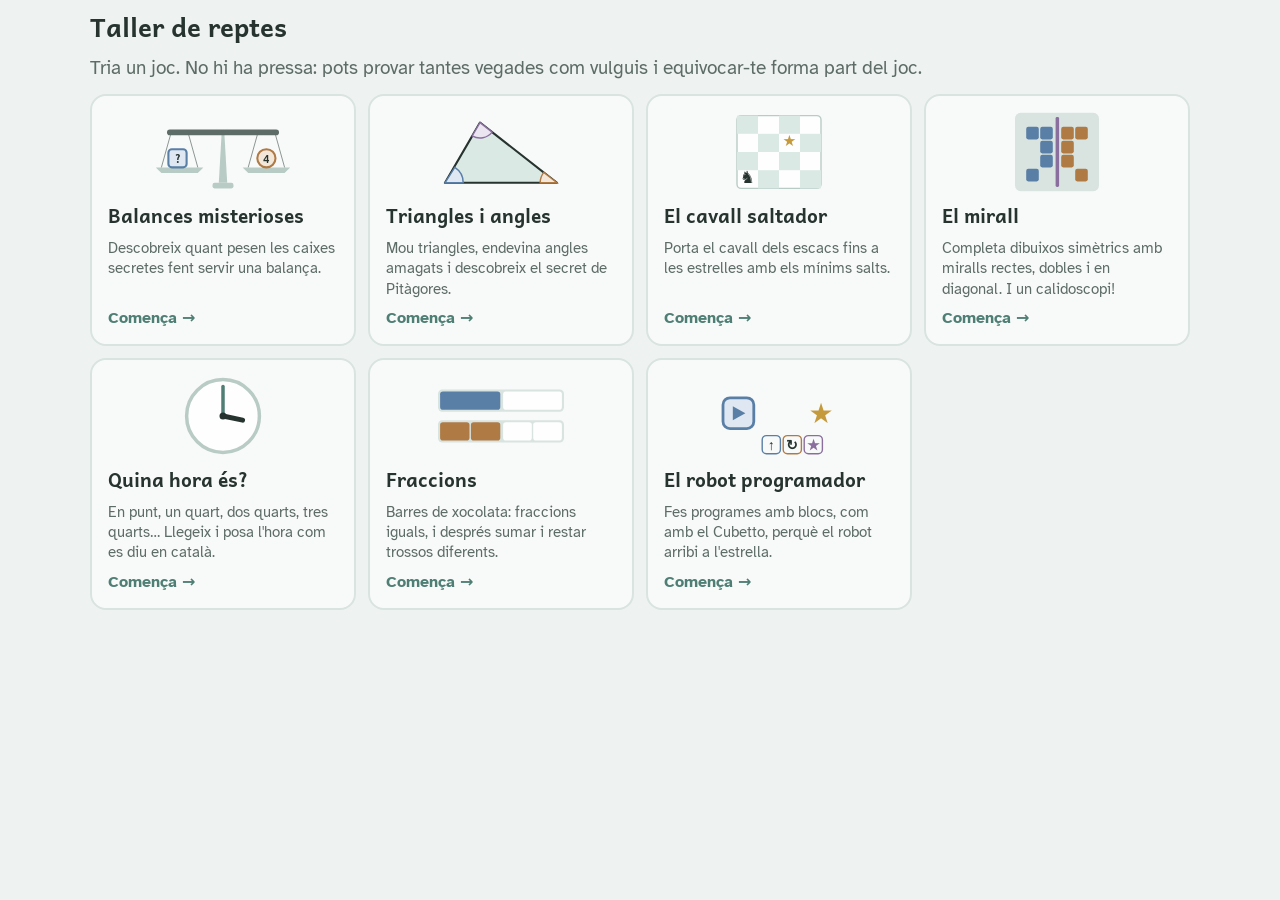
<file: public/taller/index.html>
<!doctype html>
<html lang="ca">
<head>
<meta charset="utf-8">
<meta name="viewport" content="width=device-width,initial-scale=1,viewport-fit=cover">
<meta name="robots" content="noindex,nofollow">
<meta name="theme-color" content="#eef2f1">
<meta name="apple-mobile-web-app-capable" content="yes">
<meta name="mobile-web-app-capable" content="yes">
<title>Taller de reptes</title>
<link rel="manifest" href="manifest.webmanifest">
<meta name="apple-mobile-web-app-title" content="Taller">
<link rel="apple-touch-icon" href="../assets/icons/icon-180.png">
<link rel="icon" href="../assets/icons/icon-192.png">
<link rel="stylesheet" href="../assets/base.css">
<link rel="stylesheet" href="../assets/taller.css">
<style>
/* Portada del taller: tres jocs com a targetes grans amb un dibuix senzill. */
.games{display:grid;grid-template-columns:repeat(auto-fill,minmax(230px,1fr));gap:12px}
.game{display:flex;flex-direction:column;gap:8px;padding:14px 16px;border-radius:var(--radius);background:var(--surface);
  border:2px solid var(--rule-soft);color:inherit;text-decoration:none;min-height:0}
.game:hover{border-color:var(--accent)}
.game svg{width:100%;max-width:170px;height:auto;max-height:84px;align-self:center}
.game .t{font-family:var(--font-display);font-size:1.2rem;font-weight:700}
.game .d{color:var(--muted);font-size:15px;line-height:1.35}
.game .p{margin-top:auto;color:var(--accent);font-weight:700;font-size:16px}
.parents{font-size:15px;color:var(--muted)}
.parents a{color:inherit}
</style>
</head>
<body>
<div class="wrap">
  <div class="top"><h1>Taller de reptes</h1></div>
  <p class="muted">Tria un joc. No hi ha pressa: pots provar tantes vegades com vulguis i equivocar-te forma part del joc.</p>

  <div class="games">
    <a class="game" href="balances">
      <svg viewBox="0 0 220 120" aria-hidden="true">
        <rect x="95" y="104" width="30" height="8" rx="3" fill="var(--rule)"/>
        <path d="M110 104 L104 104 L108 34 L112 34 L116 104Z" fill="var(--rule)"/>
        <rect x="30" y="28" width="160" height="8" rx="4" fill="var(--muted)"/>
        <path d="M14 82 L82 82 L74 90 L22 90Z" fill="var(--rule)"/><path d="M138 82 L206 82 L198 90 L146 90Z" fill="var(--rule)"/>
        <line x1="36" y1="32" x2="22" y2="82" stroke="var(--muted)"/><line x1="60" y1="32" x2="74" y2="82" stroke="var(--muted)"/>
        <line x1="160" y1="32" x2="146" y2="82" stroke="var(--muted)"/><line x1="184" y1="32" x2="198" y2="82" stroke="var(--muted)"/>
        <rect x="32" y="56" width="26" height="26" rx="5" fill="var(--sky-soft)" stroke="var(--sky)" stroke-width="3"/>
        <text x="45" y="75" text-anchor="middle" font-size="16" font-weight="700" font-family="Andika, sans-serif" fill="var(--fg)">?</text>
        <circle cx="172" cy="69" r="13" fill="var(--warm-soft)" stroke="var(--warm)" stroke-width="3"/>
        <text x="172" y="75" text-anchor="middle" font-size="15" font-weight="700" font-family="Andika, sans-serif" fill="var(--fg)">4</text>
      </svg>
      <span class="t">Balances misterioses</span>
      <span class="d">Descobreix quant pesen les caixes secretes fent servir una balança.</span>
      <span class="p" data-game="balances"></span>
    </a>

    <a class="game" href="triangles">
      <svg viewBox="0 0 220 120" aria-hidden="true">
        <polygon points="30,104 190,104 80,18" fill="var(--accent-soft)" stroke="var(--fg)" stroke-width="3" stroke-linejoin="round"/>
        <path d="M30 104 L56 104 A26 26 0 0 0 44 82Z" fill="var(--sky-soft)" stroke="var(--sky)" stroke-width="2"/>
        <path d="M190 104 L171.1 89.2 A24 24 0 0 0 166 104Z" fill="var(--warm-soft)" stroke="var(--warm)" stroke-width="2"/>
        <path d="M80 18 L68.9 37 A22 22 0 0 0 97.3 31.6Z" fill="var(--plum-soft)" stroke="var(--plum)" stroke-width="2"/>
      </svg>
      <span class="t">Triangles i angles</span>
      <span class="d">Mou triangles, endevina angles amagats i descobreix el secret de Pitàgores.</span>
      <span class="p" data-game="triangles"></span>
    </a>

    <a class="game" href="cavall">
      <svg viewBox="0 0 220 120" aria-hidden="true">
        <g transform="translate(50 8)">
          <rect width="120" height="104" rx="6" fill="var(--paper)" stroke="var(--rule)" stroke-width="2"/>
          <rect x="0" y="0" width="30" height="26" fill="var(--accent-soft)"/><rect x="60" y="0" width="30" height="26" fill="var(--accent-soft)"/>
          <rect x="30" y="26" width="30" height="26" fill="var(--accent-soft)"/><rect x="90" y="26" width="30" height="26" fill="var(--accent-soft)"/>
          <rect x="0" y="52" width="30" height="26" fill="var(--accent-soft)"/><rect x="60" y="52" width="30" height="26" fill="var(--accent-soft)"/>
          <rect x="30" y="78" width="30" height="26" fill="var(--accent-soft)"/><rect x="90" y="78" width="30" height="26" fill="var(--accent-soft)"/>
          <text x="15" y="96" text-anchor="middle" font-size="24" fill="var(--fg)">&#9822;&#xFE0E;</text>
          <text x="75" y="44" text-anchor="middle" font-size="22" fill="var(--sun)">★</text>
        </g>
      </svg>
      <span class="t">El cavall saltador</span>
      <span class="d">Porta el cavall dels escacs fins a les estrelles amb els mínims salts.</span>
      <span class="p" data-game="cavall"></span>
    </a>

    <a class="game" href="mirall">
      <svg viewBox="0 0 220 120" aria-hidden="true">
        <g transform="translate(50 4)">
          <rect width="120" height="112" rx="8" fill="var(--rule-soft)"/>
          <rect x="16" y="20" width="18" height="18" rx="3" fill="var(--sky)"/><rect x="36" y="20" width="18" height="18" rx="3" fill="var(--sky)"/>
          <rect x="36" y="40" width="18" height="18" rx="3" fill="var(--sky)"/><rect x="36" y="60" width="18" height="18" rx="3" fill="var(--sky)"/><rect x="16" y="80" width="18" height="18" rx="3" fill="var(--sky)"/>
          <rect x="86" y="20" width="18" height="18" rx="3" fill="var(--warm)"/><rect x="66" y="20" width="18" height="18" rx="3" fill="var(--warm)"/>
          <rect x="66" y="40" width="18" height="18" rx="3" fill="var(--warm)"/><rect x="66" y="60" width="18" height="18" rx="3" fill="var(--warm)"/><rect x="86" y="80" width="18" height="18" rx="3" fill="var(--warm)"/>
          <rect x="58" y="6" width="5" height="100" rx="2" fill="var(--plum)"/>
        </g>
      </svg>
      <span class="t">El mirall</span>
      <span class="d">Completa dibuixos simètrics amb miralls rectes, dobles i en diagonal. I un calidoscopi!</span>
      <span class="p" data-game="mirall"></span>
    </a>

    <a class="game" href="rellotge">
      <svg viewBox="0 0 220 120" aria-hidden="true">
        <circle cx="110" cy="60" r="52" fill="var(--paper)" stroke="var(--rule)" stroke-width="5"/>
        <line x1="110" y1="60" x2="110" y2="18" stroke="var(--accent)" stroke-width="5" stroke-linecap="round"/>
        <line x1="110" y1="60" x2="138" y2="66" stroke="var(--fg)" stroke-width="7" stroke-linecap="round"/>
        <circle cx="110" cy="60" r="5" fill="var(--fg)"/>
      </svg>
      <span class="t">Quina hora és?</span>
      <span class="d">En punt, un quart, dos quarts, tres quarts… Llegeix i posa l'hora com es diu en català.</span>
      <span class="p" data-game="rellotge"></span>
    </a>

    <a class="game" href="fraccions">
      <svg viewBox="0 0 220 120" aria-hidden="true">
        <rect x="20" y="22" width="180" height="32" rx="6" fill="var(--rule-soft)"/><rect x="23" y="25" width="86" height="26" rx="4" fill="var(--sky)"/><rect x="113" y="25" width="84" height="26" rx="4" fill="var(--paper)"/>
        <rect x="20" y="66" width="180" height="32" rx="6" fill="var(--rule-soft)"/>
        <rect x="23" y="69" width="42" height="26" rx="4" fill="var(--warm)"/><rect x="67" y="69" width="42" height="26" rx="4" fill="var(--warm)"/>
        <rect x="113" y="69" width="41" height="26" rx="4" fill="var(--paper)"/><rect x="156" y="69" width="41" height="26" rx="4" fill="var(--paper)"/>
      </svg>
      <span class="t">Fraccions</span>
      <span class="d">Barres de xocolata: fraccions iguals, i després sumar i restar trossos diferents.</span>
      <span class="p" data-game="fraccions"></span>
    </a>

    <a class="game" href="robot">
      <svg viewBox="0 0 220 120" aria-hidden="true">
        <rect x="30" y="34" width="44" height="44" rx="10" fill="var(--sky-soft)" stroke="var(--sky)" stroke-width="4"/><path d="M44 46 L62 56 L44 66Z" fill="var(--sky)"/>
        <text x="170" y="70" text-anchor="middle" font-size="40" fill="var(--sun)">★</text>
        <g font-family="Andika, sans-serif" font-size="20" font-weight="700" fill="var(--fg)">
          <rect x="86" y="88" width="26" height="26" rx="6" fill="var(--surface)" stroke="var(--sky)" stroke-width="2"/><text x="99" y="108" text-anchor="middle">↑</text>
          <rect x="116" y="88" width="26" height="26" rx="6" fill="var(--surface)" stroke="var(--warm)" stroke-width="2"/><text x="129" y="108" text-anchor="middle">↻</text>
          <rect x="146" y="88" width="26" height="26" rx="6" fill="var(--surface)" stroke="var(--plum)" stroke-width="2"/><text x="159" y="108" text-anchor="middle" fill="var(--plum)">★</text>
        </g>
      </svg>
      <span class="t">El robot programador</span>
      <span class="d">Fes programes amb blocs, com amb el Cubetto, perquè el robot arribi a l'estrella.</span>
      <span class="p" data-game="robot"></span>
    </a>
  </div>
</div>
<script src="../assets/taller.js"></script>
<script>
(function(){
  var p = {};
  try { p = JSON.parse(localStorage.getItem("taller-progres-v1") || "{}"); } catch(e){}
  document.querySelectorAll("[data-game]").forEach(function(el){
    var n = Object.keys(p[el.dataset.game] || {}).length;
    el.textContent = n ? n + (n === 1 ? " repte fet" : " reptes fets") : "Comença →";
  });
})();
</script>
</body>
</html>
</file>
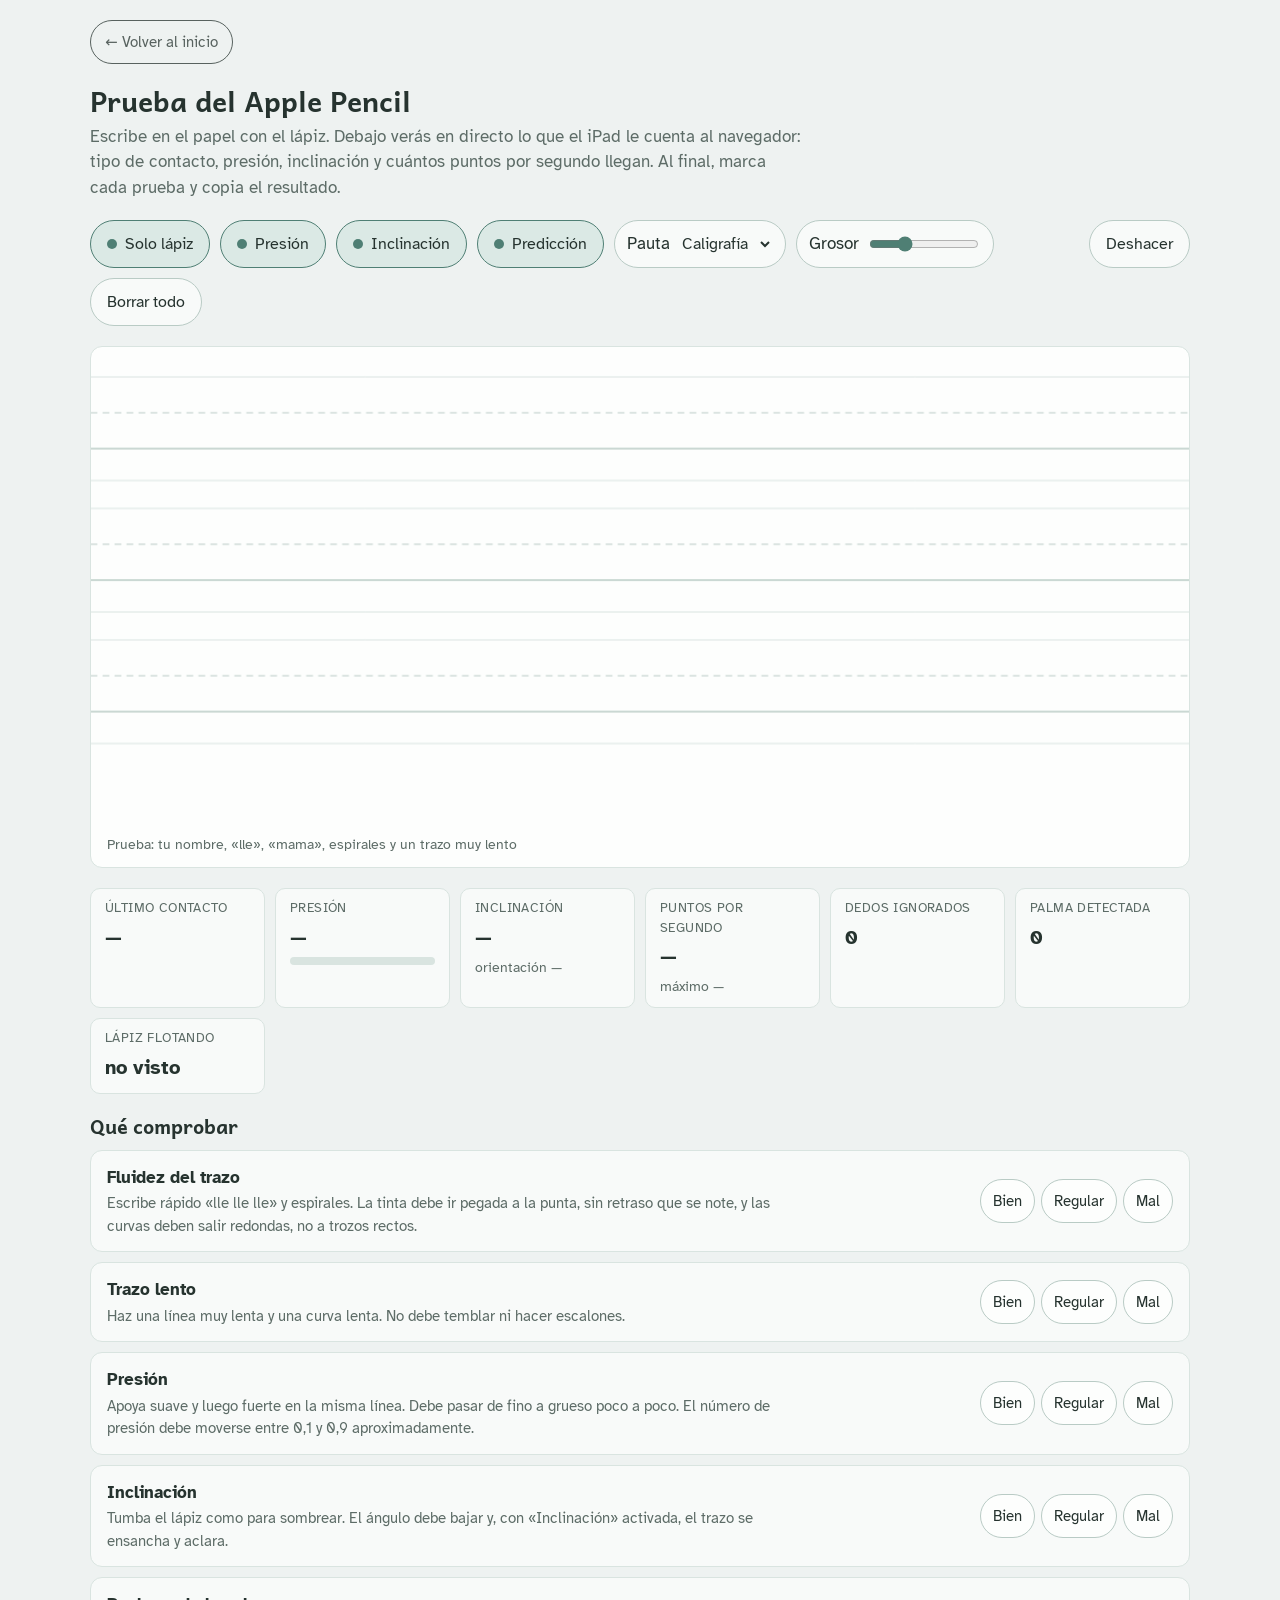
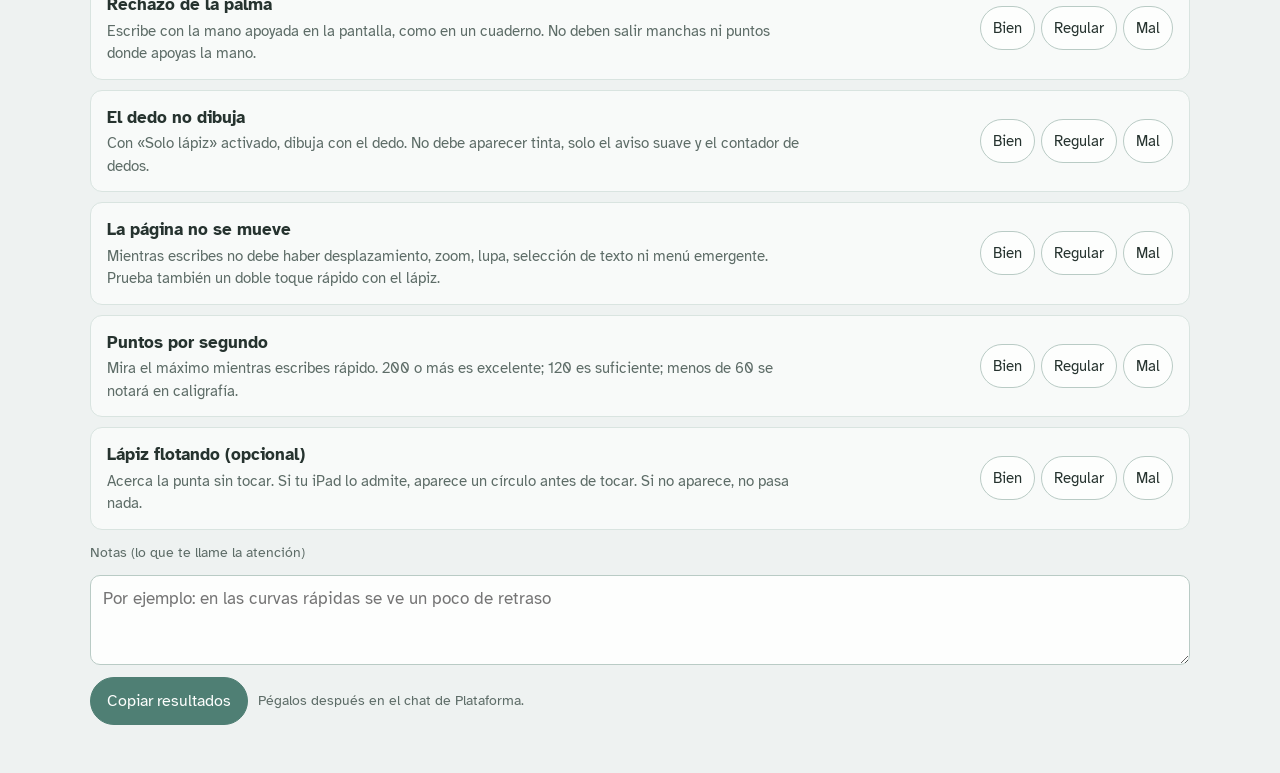
<file: pruebas/lapiz.html>
<!doctype html>
<html lang="es">
<head>
<meta charset="utf-8">
<meta name="viewport" content="width=device-width,initial-scale=1,viewport-fit=cover">
<meta name="robots" content="noindex,nofollow">
<meta name="theme-color" content="#eef2f1">
<meta name="apple-mobile-web-app-capable" content="yes">
<meta name="mobile-web-app-capable" content="yes">
<meta name="apple-mobile-web-app-status-bar-style" content="default">
<meta name="apple-mobile-web-app-title" content="Ajudaescolar">
<title>Prueba Apple Pencil</title>
<link rel="manifest" href="../manifest.webmanifest">
<link rel="apple-touch-icon" href="../assets/icons/icon-180.png">
<link rel="icon" href="../assets/icons/icon-192.png">
<link rel="stylesheet" href="../assets/base.css">
<style>
/* Layout: herramienta de una columna; lienzo grande arriba, datos en vivo debajo, lista de comprobación al final */
:root{
  color-scheme:light;
  --bg:#eef2f1;        /* papel verdoso muy suave */
  --surface:#f8faf9;
  --paper:#fdfefd;
  --fg:#26332f;
  --muted:#5d6c67;
  --rule:#b9cbc5;
  --rule-soft:#d9e4e0;
  --accent:#4f7f74;     /* salvia */
  --accent-soft:#dbe9e5;
  --ink:#1f3a5a;        /* tinta azul pizarra */
  --warn:#a87b3a;       /* ámbar apagado, nunca rojo */
  --warn-soft:#f3e8d6;
  --ok:#4f7f74;
  --font-display:"Andika","Atkinson Hyperlegible",system-ui,sans-serif;
  --font-body:"Atkinson Hyperlegible",system-ui,-apple-system,sans-serif;
  --radius:12px;
}
@media (prefers-color-scheme: dark){:root:not([data-theme="light"]){
  --bg:#1a2120;--surface:#212a28;--paper:#242e2c;--fg:#e1e9e6;--muted:#9fb0aa;
  --rule:#4a5d58;--rule-soft:#33413e;--accent:#8fbfb3;--accent-soft:#2c3d39;
  --ink:#cfe0f2;--warn:#d4ad73;--warn-soft:#3a3226;--ok:#8fbfb3;color-scheme:dark}}
:root[data-theme="dark"]{
  --bg:#1a2120;--surface:#212a28;--paper:#242e2c;--fg:#e1e9e6;--muted:#9fb0aa;
  --rule:#4a5d58;--rule-soft:#33413e;--accent:#8fbfb3;--accent-soft:#2c3d39;
  --ink:#cfe0f2;--warn:#d4ad73;--warn-soft:#3a3226;--ok:#8fbfb3;color-scheme:dark}

*{box-sizing:border-box}
body{background:var(--bg);color:var(--fg);font-family:var(--font-body);font-size:17px;line-height:1.5;
  padding-left:max(16px,env(safe-area-inset-left,0px));padding-right:max(16px,env(safe-area-inset-right,0px));
  padding-top:max(20px,env(safe-area-inset-top,0px));padding-bottom:max(48px,env(safe-area-inset-bottom,0px))}
.wrap{max-width:1100px;margin:0 auto;display:flex;flex-direction:column;gap:20px}
h1,h2{font-family:var(--font-display);font-weight:700;text-wrap:balance;margin:0;line-height:1.2}
h1{font-size:1.75rem}
h2{font-size:1.25rem}
p{margin:0}
.lead{color:var(--muted);max-width:65ch}
header{display:flex;flex-direction:column;gap:6px}

.toolbar{display:flex;flex-wrap:wrap;gap:10px;align-items:center}
.chip{display:inline-flex;align-items:center;gap:8px;min-height:48px;padding:0 16px;border-radius:999px;
  border:1.5px solid var(--rule);background:var(--surface);color:var(--fg);font:inherit;font-size:16px;cursor:pointer;
  -webkit-user-select:none;user-select:none;touch-action:manipulation}
.chip[aria-pressed="true"]{background:var(--accent-soft);border-color:var(--accent)}
.chip[aria-pressed="true"]::before{content:"";width:10px;height:10px;border-radius:50%;background:var(--accent)}
.chip[aria-pressed="false"]::before{content:"";width:10px;height:10px;border-radius:50%;border:1.5px solid var(--rule)}
.chip.plain::before{display:none}
.chip:focus-visible,button:focus-visible,select:focus-visible,input:focus-visible{outline:3px solid var(--accent);outline-offset:2px}
.spacer{flex:1}
select,input[type=range]{font:inherit}
.field{display:inline-flex;align-items:center;gap:8px;min-height:48px;padding:0 12px;border-radius:999px;border:1.5px solid var(--rule);background:var(--surface)}
.field select{border:0;background:transparent;color:var(--fg);font-size:16px;min-height:44px}
.field input[type=range]{width:110px;accent-color:var(--accent)}

.stage{position:relative;height:clamp(380px,58vh,720px);border-radius:var(--radius);background:var(--paper);
  border:1.5px solid var(--rule-soft);overflow:hidden;touch-action:none;-webkit-user-select:none;user-select:none;-webkit-touch-callout:none}
.stage canvas{position:absolute;inset:0;width:100%;height:100%;display:block;touch-action:none}
.hover-dot{position:absolute;width:22px;height:22px;margin:-11px 0 0 -11px;border-radius:50%;border:2px solid var(--accent);pointer-events:none;opacity:0;transition:opacity .2s}
.hover-dot.on{opacity:.8}
.hint{position:absolute;left:16px;bottom:12px;color:var(--muted);font-size:14px;pointer-events:none}
.toast{position:absolute;right:12px;top:12px;padding:8px 14px;border-radius:999px;background:var(--warn-soft);color:var(--fg);font-size:14px;
  pointer-events:none;opacity:0;transition:opacity .4s}
.toast.on{opacity:1}

.live{display:grid;grid-template-columns:repeat(auto-fit,minmax(150px,1fr));gap:10px}
.stat{background:var(--surface);border:1px solid var(--rule-soft);border-radius:10px;padding:10px 14px;display:flex;flex-direction:column;gap:4px;min-width:0}
.stat .k{font-size:13px;color:var(--muted);letter-spacing:.03em;text-transform:uppercase}
.stat .v{font-size:1.25rem;font-weight:700;font-variant-numeric:tabular-nums}
.bar{height:8px;border-radius:4px;background:var(--rule-soft);overflow:hidden}
.bar i{display:block;height:100%;width:0;background:var(--accent);transition:width .08s linear}

section.checks{display:flex;flex-direction:column;gap:12px}
.check{background:var(--surface);border:1px solid var(--rule-soft);border-radius:var(--radius);padding:14px 16px;display:grid;
  grid-template-columns:1fr auto;gap:8px 16px;align-items:center}
.check .txt{min-width:0;display:flex;flex-direction:column;gap:2px}
.check .t{font-weight:700}
.check .d{color:var(--muted);font-size:15px;max-width:70ch}
.rate{display:flex;gap:6px}
.rate button{min-height:44px;min-width:44px;padding:0 12px;border-radius:999px;border:1.5px solid var(--rule);background:var(--paper);color:var(--fg);font:inherit;font-size:15px;cursor:pointer;touch-action:manipulation}
.rate button[aria-pressed="true"][data-v="bien"]{background:var(--accent-soft);border-color:var(--ok)}
.rate button[aria-pressed="true"][data-v="regular"]{background:var(--warn-soft);border-color:var(--warn)}
.rate button[aria-pressed="true"][data-v="mal"]{background:var(--warn-soft);border-color:var(--warn);font-weight:700}
@media (max-width:640px){.check{grid-template-columns:1fr}}
.notes{width:100%;min-height:90px;border-radius:10px;border:1.5px solid var(--rule);background:var(--paper);color:var(--fg);font:inherit;padding:10px 12px}
.copyrow{display:flex;flex-wrap:wrap;gap:10px;align-items:center}
.primary{background:var(--accent);color:var(--paper);border-color:var(--accent)}
.small{color:var(--muted);font-size:14px}
#summary{position:absolute;left:-9999px}
@media (prefers-reduced-motion:reduce){*{transition:none!important}}
</style>
</head>
<body>
<div class="wrap">
  <a class="volver" href="../">← Volver al inicio</a>
  <header>
    <h1>Prueba del Apple Pencil</h1>
    <p class="lead">Escribe en el papel con el lápiz. Debajo verás en directo lo que el iPad le cuenta al navegador: tipo de contacto, presión, inclinación y cuántos puntos por segundo llegan. Al final, marca cada prueba y copia el resultado.</p>
  </header>

  <div class="toolbar" role="toolbar" aria-label="Opciones del lienzo">
    <button class="chip" id="optPenOnly" aria-pressed="true">Solo lápiz</button>
    <button class="chip" id="optPressure" aria-pressed="true">Presión</button>
    <button class="chip" id="optTilt" aria-pressed="true">Inclinación</button>
    <button class="chip" id="optPredict" aria-pressed="true">Predicción</button>
    <label class="field">Pauta
      <select id="optGuide" aria-label="Tipo de pauta">
        <option value="caligrafia">Caligrafía</option>
        <option value="cuadricula">Cuadrícula</option>
        <option value="ninguna">Ninguna</option>
      </select>
    </label>
    <label class="field">Grosor <input type="range" id="optWidth" min="1.5" max="10" step="0.5" value="4" aria-label="Grosor del trazo"></label>
    <span class="spacer"></span>
    <button class="chip plain" id="btnUndo">Deshacer</button>
    <button class="chip plain" id="btnClear">Borrar todo</button>
  </div>

  <div class="stage" id="stage">
    <canvas id="cvGuide"></canvas>
    <canvas id="cvInk"></canvas>
    <canvas id="cvPred"></canvas>
    <div class="hover-dot" id="hoverDot"></div>
    <div class="toast" id="toast">Dedo detectado: no dibuja</div>
    <div class="hint" id="hint">Prueba: tu nombre, «lle», «mama», espirales y un trazo muy lento</div>
  </div>

  <div class="live" aria-live="off">
    <div class="stat"><span class="k">Último contacto</span><span class="v" id="sType">—</span></div>
    <div class="stat"><span class="k">Presión</span><span class="v" id="sPress">—</span><div class="bar"><i id="bPress"></i></div></div>
    <div class="stat"><span class="k">Inclinación</span><span class="v" id="sAlt">—</span><span class="small" id="sAz">orientación —</span></div>
    <div class="stat"><span class="k">Puntos por segundo</span><span class="v" id="sHz">—</span><span class="small" id="sHzMax">máximo —</span></div>
    <div class="stat"><span class="k">Dedos ignorados</span><span class="v" id="sFinger">0</span></div>
    <div class="stat"><span class="k">Palma detectada</span><span class="v" id="sPalm">0</span></div>
    <div class="stat"><span class="k">Lápiz flotando</span><span class="v" id="sHover">no visto</span></div>
  </div>

  <section class="checks" aria-labelledby="hChecks">
    <h2 id="hChecks">Qué comprobar</h2>
    <div id="checkList"></div>
    <label for="notes" class="small">Notas (lo que te llame la atención)</label>
    <textarea class="notes" id="notes" placeholder="Por ejemplo: en las curvas rápidas se ve un poco de retraso"></textarea>
    <div class="copyrow">
      <button class="chip plain primary" id="btnCopy">Copiar resultados</button>
      <span class="small" id="copyMsg">Pégalos después en el chat de Plataforma.</span>
    </div>
    <textarea id="summary" aria-hidden="true" tabindex="-1"></textarea>
  </section>
</div>

<script>
(function(){
  const $ = id => document.getElementById(id);
  const stage = $('stage'), cvG = $('cvGuide'), cvI = $('cvInk'), cvP = $('cvPred');
  const gG = cvG.getContext('2d'), gI = cvI.getContext('2d'), gP = cvP.getContext('2d');
  const opts = {penOnly:true, pressure:true, tilt:true, predict:true, guide:'caligrafia', width:4};
  let strokes = [], cur = null, dpr = 1, W = 0, H = 0;
  let fingerCount = 0, palmCount = 0, hoverSeen = false;
  let samples = [], hzMax = 0;
  let lastType = '—';

  function css(v){ return getComputedStyle(document.documentElement).getPropertyValue(v).trim(); }

  // ---------- tamaño y pauta ----------
  function resize(){
    const r = stage.getBoundingClientRect();
    dpr = window.devicePixelRatio || 1; W = r.width; H = r.height;
    for (const c of [cvG, cvI, cvP]){ c.width = Math.round(W*dpr); c.height = Math.round(H*dpr); }
    for (const g of [gG, gI, gP]){ g.setTransform(dpr,0,0,dpr,0,0); g.lineCap='round'; g.lineJoin='round'; }
    drawGuide(); redraw();
  }
  function drawGuide(){
    gG.clearRect(0,0,W,H);
    const rule = css('--rule'), soft = css('--rule-soft');
    if (opts.guide === 'cuadricula'){
      gG.strokeStyle = soft; gG.lineWidth = 1;
      for (let x=24; x<W; x+=24){ gG.beginPath(); gG.moveTo(x+.5,0); gG.lineTo(x+.5,H); gG.stroke(); }
      for (let y=24; y<H; y+=24){ gG.beginPath(); gG.moveTo(0,y+.5); gG.lineTo(W,y+.5); gG.stroke(); }
    } else if (opts.guide === 'caligrafia'){
      // pauta escolar: ascendente, zona media (x), línea base, descendente
      const row = 132, top = 18;
      for (let y=top; y+row<=H+20; y+=row){
        const asc=y+12, xh=y+48, base=y+84, desc=y+116;
        line(asc, soft, 1, []); line(xh, rule, 1, [6,6]); line(base, rule, 1.6, []); line(desc, soft, 1, []);
      }
    }
    function line(y,c,w,dash){ gG.strokeStyle=c; gG.lineWidth=w; gG.setLineDash(dash); gG.beginPath(); gG.moveTo(0,y); gG.lineTo(W,y); gG.stroke(); gG.setLineDash([]); }
  }

  // ---------- cálculo de grosor ----------
  function altitudeOf(e){
    if (typeof e.altitudeAngle === 'number' && e.pointerType==='pen') return e.altitudeAngle;
    const tx = (e.tiltX||0)*Math.PI/180, ty=(e.tiltY||0)*Math.PI/180;
    if (!tx && !ty) return Math.PI/2;
    return Math.atan(1/Math.sqrt(Math.tan(tx)**2+Math.tan(ty)**2));
  }
  function azimuthOf(e){
    if (typeof e.azimuthAngle === 'number') return e.azimuthAngle;
    return Math.atan2(e.tiltY||0, e.tiltX||0);
  }
  function widthFor(e){
    let w = opts.width;
    if (opts.pressure && e.pointerType==='pen'){ const p = Math.max(0.02, e.pressure||0.5); w *= 0.25 + 1.55*Math.pow(p,0.8); }
    let a = 1;
    if (opts.tilt && e.pointerType==='pen'){
      const t = 1 - altitudeOf(e)/(Math.PI/2); // 0 vertical, 1 tumbado
      if (t > 0.35){ w *= 1 + 4*Math.pow(t-0.35,1.3); a = Math.max(0.45, 1-(t-0.35)*0.9); }
    }
    return {w, a};
  }

  // ---------- dibujo ----------
  function seg(g, p0, p1, p2, color){
    // curva por puntos medios: suave y sin esquinas
    const m1 = {x:(p0.x+p1.x)/2, y:(p0.y+p1.y)/2}, m2 = {x:(p1.x+p2.x)/2, y:(p1.y+p2.y)/2};
    g.strokeStyle = color; g.globalAlpha = p1.a; g.lineWidth = p1.w;
    g.beginPath(); g.moveTo(m1.x,m1.y); g.quadraticCurveTo(p1.x,p1.y,m2.x,m2.y); g.stroke(); g.globalAlpha = 1;
  }
  function dot(g,p,color){ g.fillStyle=color; g.globalAlpha=p.a; g.beginPath(); g.arc(p.x,p.y,p.w/2,0,Math.PI*2); g.fill(); g.globalAlpha=1; }
  function drawStroke(s, color){
    const pts = s.pts; if (!pts.length) return;
    dot(gI, pts[0], color);
    for (let i=1;i<pts.length;i++){ seg(gI, pts[Math.max(0,i-2)] , pts[i-1], pts[i], color); }
  }
  function redraw(){ gI.clearRect(0,0,W,H); const c = css('--ink'); strokes.forEach(s=>drawStroke(s,c)); }

  function pt(e){ const r = stage.getBoundingClientRect(); const {w,a} = widthFor(e); return {x:e.clientX-r.left, y:e.clientY-r.top, w, a}; }

  // ---------- eventos ----------
  let toastT;
  function showToast(t){ const el=$('toast'); el.textContent=t; el.classList.add('on'); clearTimeout(toastT); toastT=setTimeout(()=>el.classList.remove('on'),1400); }

  function isPalm(e){ return e.pointerType==='touch' && (e.width>40 || e.height>40); }

  stage.addEventListener('pointerdown', e=>{
    e.preventDefault();
    lastType = e.pointerType==='pen' ? 'Lápiz' : e.pointerType==='touch' ? (isPalm(e)?'Palma':'Dedo') : 'Ratón';
    $('sType').textContent = lastType;
    if (e.pointerType==='touch' && opts.penOnly){
      if (isPalm(e)){ palmCount++; $('sPalm').textContent = palmCount; }
      else { fingerCount++; $('sFinger').textContent = fingerCount; showToast('Dedo detectado: no dibuja'); }
      return;
    }
    if (cur) return; // un solo trazo a la vez
    try { stage.setPointerCapture(e.pointerId); } catch(_){}
    cur = {id:e.pointerId, pts:[pt(e)]};
    dot(gI, cur.pts[0], css('--ink'));
    updateLive(e);
    $('hint').hidden = true;
  }, {passive:false});

  stage.addEventListener('pointermove', e=>{
    if (e.pointerType==='pen' && e.buttons===0 && !cur){
      hoverSeen = true; $('sHover').textContent = 'sí';
      const r = stage.getBoundingClientRect(), hd=$('hoverDot');
      hd.style.left=(e.clientX-r.left)+'px'; hd.style.top=(e.clientY-r.top)+'px'; hd.classList.add('on');
      return;
    }
    if (!cur || e.pointerId!==cur.id) return;
    e.preventDefault();
    $('hoverDot').classList.remove('on');
    const list = e.getCoalescedEvents ? e.getCoalescedEvents() : [e];
    const evs = list.length ? list : [e];
    const color = css('--ink'), now = performance.now();
    for (const ce of evs){
      const p = pt(ce); const pts = cur.pts; pts.push(p);
      const n = pts.length; seg(gI, pts[Math.max(0,n-3)], pts[n-2], pts[n-1], color);
      samples.push(now);
    }
    gP.clearRect(0,0,W,H);
    if (opts.predict && e.getPredictedEvents){
      const pr = e.getPredictedEvents(); let last = cur.pts[cur.pts.length-1];
      gP.strokeStyle = color; gP.globalAlpha = .55;
      for (const pe of pr){ const p = pt(pe); gP.lineWidth = p.w; gP.beginPath(); gP.moveTo(last.x,last.y); gP.lineTo(p.x,p.y); gP.stroke(); last = p; }
      gP.globalAlpha = 1;
    }
    updateLive(e);
  }, {passive:false});

  function end(e){
    if (!cur || e.pointerId!==cur.id) return;
    gP.clearRect(0,0,W,H);
    const n = cur.pts.length;
    if (n>1){ cur.pts.push({...cur.pts[n-1]}); const p=cur.pts; seg(gI, p[n-2], p[n-1], p[n], css('--ink')); }
    if (cur.pts.length) strokes.push(cur);
    cur = null;
  }
  stage.addEventListener('pointerup', end);
  stage.addEventListener('pointercancel', end);
  stage.addEventListener('pointerleave', e=>{ if (e.pointerType==='pen') $('hoverDot').classList.remove('on'); });

  // bloquear gestos del navegador sobre el papel (scroll, zoom, lupa, menú)
  ['touchstart','touchmove','touchend'].forEach(t=>stage.addEventListener(t, e=>e.preventDefault(), {passive:false}));
  ['gesturestart','gesturechange','contextmenu','selectstart','dblclick'].forEach(t=>stage.addEventListener(t, e=>e.preventDefault()));

  function updateLive(e){
    const p = e.pointerType==='pen' ? (e.pressure||0) : null;
    $('sPress').textContent = p===null ? 'no aplica' : p.toFixed(2);
    $('bPress').style.width = p===null ? '0' : Math.round(p*100)+'%';
    if (e.pointerType==='pen'){
      const alt = altitudeOf(e)*180/Math.PI, az = azimuthOf(e)*180/Math.PI;
      $('sAlt').textContent = Math.round(alt)+'°' + (alt>80?' (vertical)':alt<45?' (tumbado)':'');
      $('sAz').textContent = 'orientación '+Math.round((az+360)%360)+'°';
    }
  }
  setInterval(()=>{
    const now = performance.now(); samples = samples.filter(t=>now-t<1000);
    const hz = samples.length;
    if (hz>0){ $('sHz').textContent = hz; if (hz>hzMax){ hzMax=hz; $('sHzMax').textContent='máximo '+hzMax; } }
    else $('sHz').textContent = '—';
  }, 250);

  // ---------- opciones ----------
  function toggle(id,key){ const b=$(id); b.addEventListener('click',()=>{ opts[key]=!opts[key]; b.setAttribute('aria-pressed',String(opts[key])); }); }
  toggle('optPenOnly','penOnly'); toggle('optPressure','pressure'); toggle('optTilt','tilt'); toggle('optPredict','predict');
  $('optGuide').addEventListener('change',e=>{ opts.guide=e.target.value; drawGuide(); });
  $('optWidth').addEventListener('input',e=>{ opts.width=parseFloat(e.target.value); });
  $('btnUndo').addEventListener('click',()=>{ strokes.pop(); redraw(); });
  $('btnClear').addEventListener('click',()=>{ strokes=[]; redraw(); $('hint').hidden=false; });

  new ResizeObserver(resize).observe(stage);
  const mq = matchMedia('(prefers-color-scheme: dark)'); mq.addEventListener && mq.addEventListener('change',()=>{drawGuide();redraw();});
  new MutationObserver(()=>{drawGuide();redraw();}).observe(document.documentElement,{attributes:true,attributeFilter:['data-theme']});

  // ---------- lista de comprobación ----------
  const CHECKS = [
    ['fluidez','Fluidez del trazo','Escribe rápido «lle lle lle» y espirales. La tinta debe ir pegada a la punta, sin retraso que se note, y las curvas deben salir redondas, no a trozos rectos.'],
    ['lento','Trazo lento','Haz una línea muy lenta y una curva lenta. No debe temblar ni hacer escalones.'],
    ['presion','Presión','Apoya suave y luego fuerte en la misma línea. Debe pasar de fino a grueso poco a poco. El número de presión debe moverse entre 0,1 y 0,9 aproximadamente.'],
    ['inclinacion','Inclinación','Tumba el lápiz como para sombrear. El ángulo debe bajar y, con «Inclinación» activada, el trazo se ensancha y aclara.'],
    ['palma','Rechazo de la palma','Escribe con la mano apoyada en la pantalla, como en un cuaderno. No deben salir manchas ni puntos donde apoyas la mano.'],
    ['dedo','El dedo no dibuja','Con «Solo lápiz» activado, dibuja con el dedo. No debe aparecer tinta, solo el aviso suave y el contador de dedos.'],
    ['quieto','La página no se mueve','Mientras escribes no debe haber desplazamiento, zoom, lupa, selección de texto ni menú emergente. Prueba también un doble toque rápido con el lápiz.'],
    ['puntos','Puntos por segundo','Mira el máximo mientras escribes rápido. 200 o más es excelente; 120 es suficiente; menos de 60 se notará en caligrafía.'],
    ['flotar','Lápiz flotando (opcional)','Acerca la punta sin tocar. Si tu iPad lo admite, aparece un círculo antes de tocar. Si no aparece, no pasa nada.']
  ];
  let state = {};
  try { state = JSON.parse(localStorage.getItem('pencilChecks')||'{}'); } catch(_){ state = {}; }
  try { $('notes').value = localStorage.getItem('pencilNotes')||''; } catch(_){}
  function save(){ try { localStorage.setItem('pencilChecks', JSON.stringify(state)); localStorage.setItem('pencilNotes', $('notes').value); } catch(_){} }
  const list = $('checkList'); list.style.display='flex'; list.style.flexDirection='column'; list.style.gap='10px';
  CHECKS.forEach(([k,t,d])=>{
    const row = document.createElement('div'); row.className='check';
    row.innerHTML = `<div class="txt"><span class="t">${t}</span><span class="d">${d}</span></div>
      <div class="rate" role="group" aria-label="${t}">
        <button data-v="bien">Bien</button><button data-v="regular">Regular</button><button data-v="mal">Mal</button></div>`;
    row.querySelectorAll('button').forEach(b=>{
      b.setAttribute('aria-pressed', String(state[k]===b.dataset.v));
      b.addEventListener('click',()=>{ state[k] = state[k]===b.dataset.v ? undefined : b.dataset.v;
        row.querySelectorAll('button').forEach(x=>x.setAttribute('aria-pressed',String(state[k]===x.dataset.v))); save(); });
    });
    list.appendChild(row);
  });
  $('notes').addEventListener('input', save);

  function buildSummary(){
    const standalone = (window.matchMedia && matchMedia('(display-mode: standalone)').matches) || navigator.standalone === true;
    const lines = ['Resultado prueba Apple Pencil'];
    lines.push(`- Abierta desde: ${standalone ? 'icono de la pantalla de inicio' : 'Safari'}`);
    CHECKS.forEach(([k,t])=>lines.push(`- ${t}: ${state[k]||'sin marcar'}`));
    lines.push(`- Puntos por segundo (máximo medido): ${hzMax||'sin medir'}`);
    lines.push(`- Dedos ignorados: ${fingerCount} · Palma detectada: ${palmCount} · Lápiz flotando: ${hoverSeen?'sí':'no visto'}`);
    lines.push(`- Funciones del navegador: puntos agrupados ${'getCoalescedEvents' in PointerEvent.prototype?'sí':'no'}, predicción ${'getPredictedEvents' in PointerEvent.prototype?'sí':'no'}, ángulo de altitud ${'altitudeAngle' in PointerEvent.prototype?'sí':'no'}`);
    lines.push(`- Pantalla: densidad ${window.devicePixelRatio}, toques simultáneos ${navigator.maxTouchPoints}`);
    lines.push(`- Navegador: ${navigator.userAgent}`);
    const n = $('notes').value.trim(); if (n) lines.push('Notas: '+n);
    return lines.join('\n');
  }
  $('btnCopy').addEventListener('click',()=>{
    const txt = buildSummary(), ta=$('summary'); ta.value = txt;
    const ok = ()=>{ $('copyMsg').textContent='Copiado. Pégalo en el chat de Plataforma.'; };
    const fallback = ()=>{ ta.style.position='static'; ta.style.width='100%'; ta.style.minHeight='180px'; ta.removeAttribute('aria-hidden'); ta.select();
      $('copyMsg').textContent='Selecciona el texto de abajo y cópialo a mano.'; };
    if (navigator.clipboard && navigator.clipboard.writeText){ navigator.clipboard.writeText(txt).then(ok, fallback); } else fallback();
  });
})();
if ('serviceWorker' in navigator) { navigator.serviceWorker.register('../sw.js', {scope:'../'}).catch(()=>{}); }
</script>
</body>
</html>
</file>
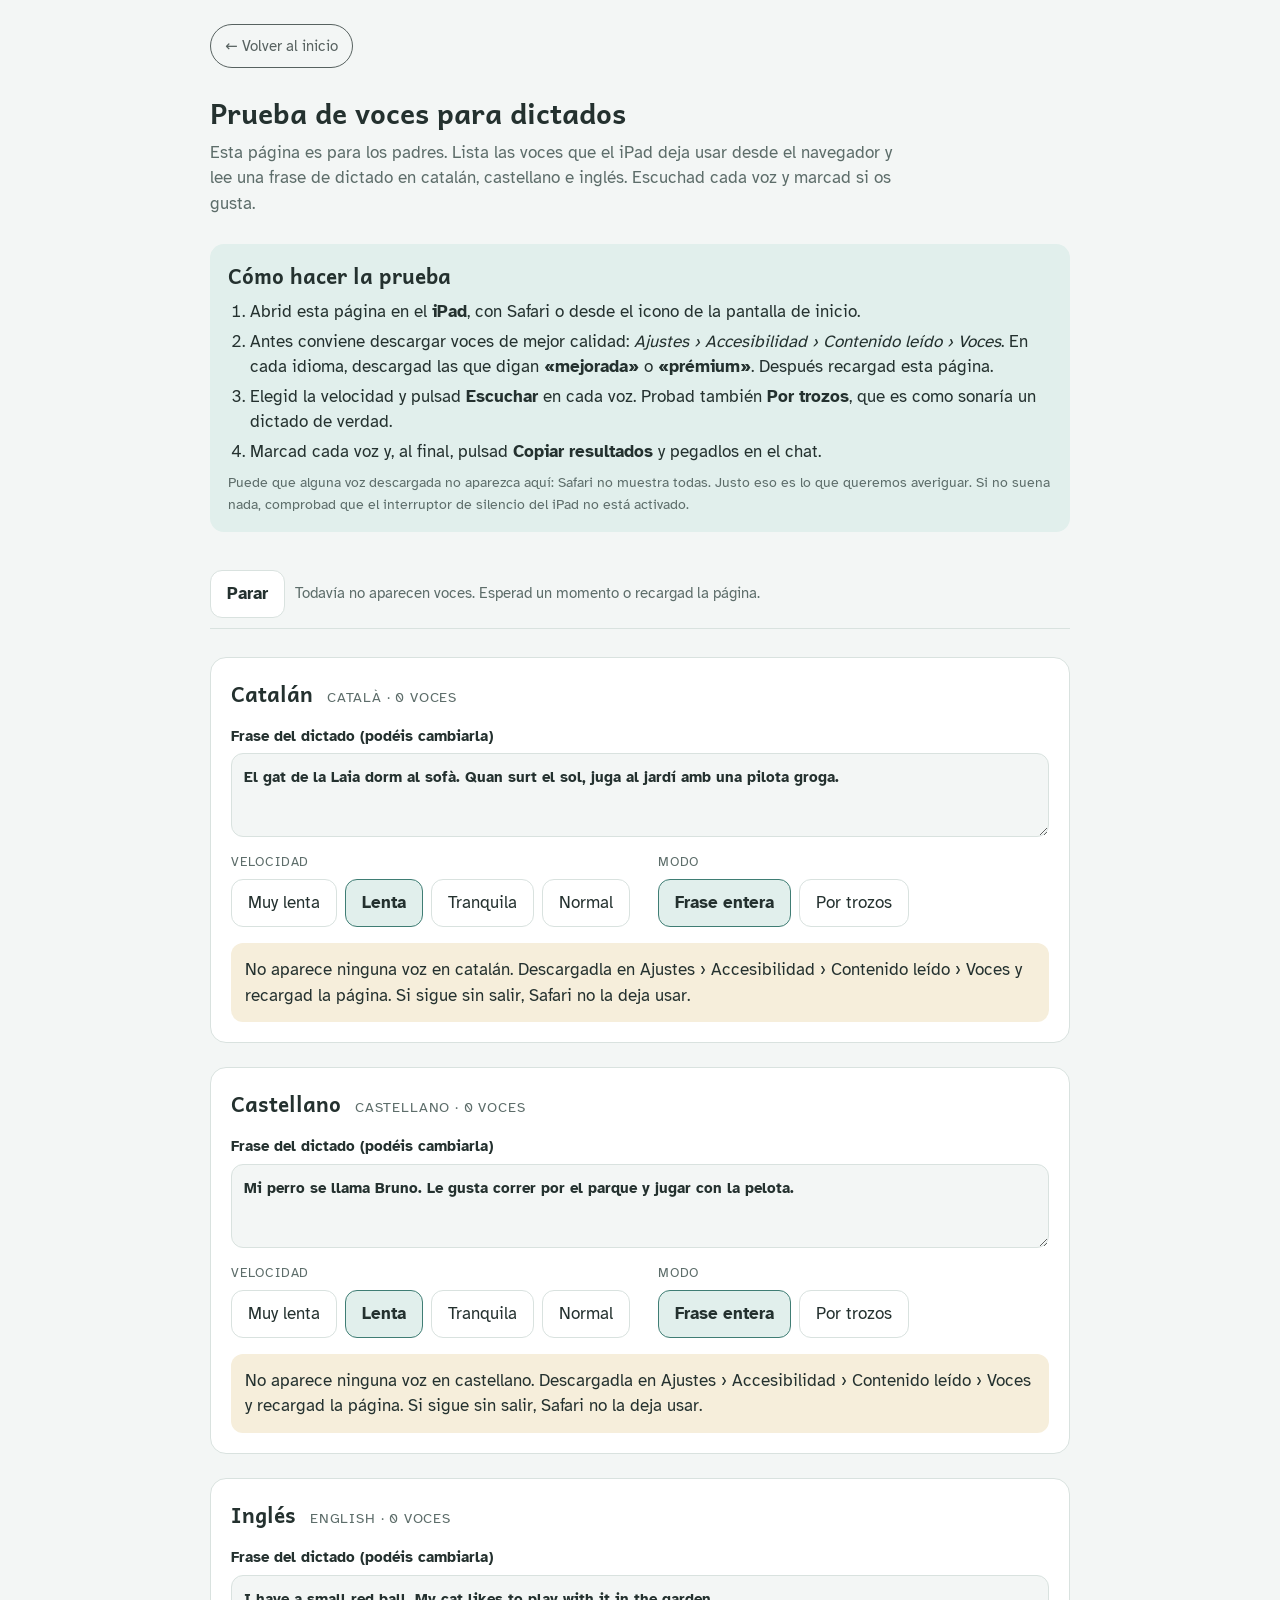
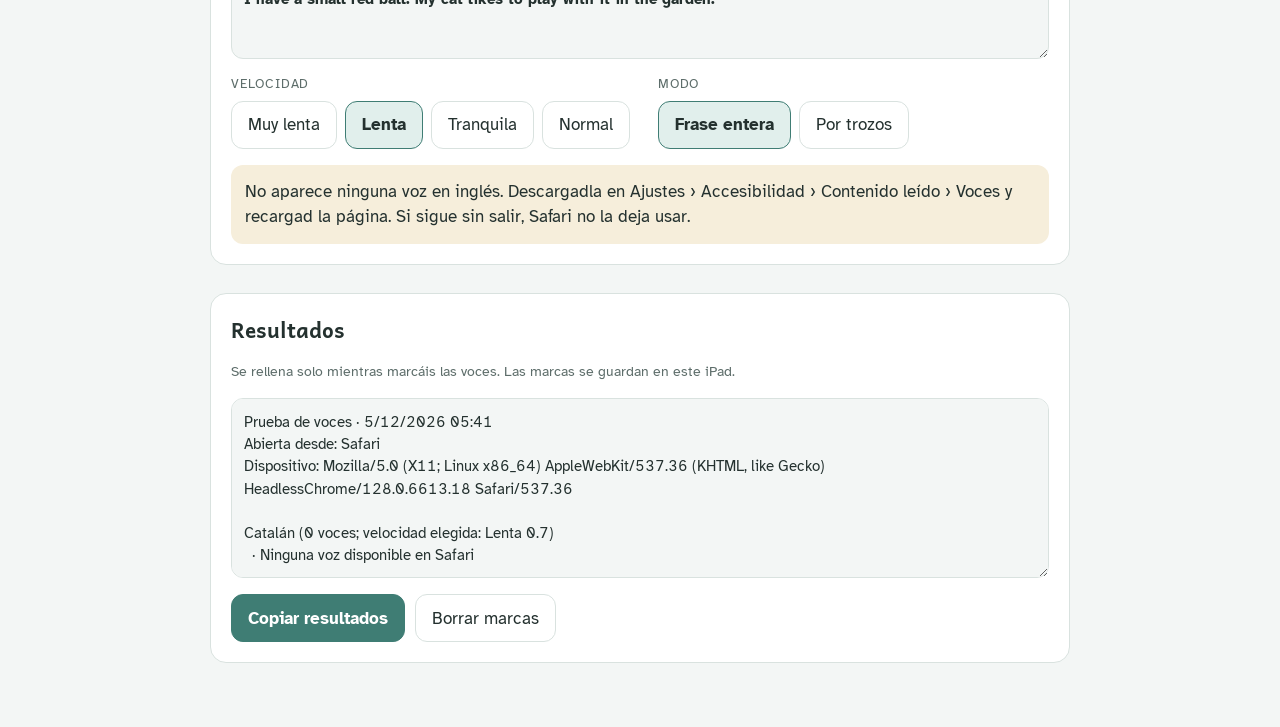
<file: pruebas/voces.html>
<!doctype html>
<html lang="es">
<head>
<meta charset="utf-8">
<meta name="viewport" content="width=device-width,initial-scale=1,viewport-fit=cover">
<meta name="robots" content="noindex,nofollow">
<meta name="theme-color" content="#f3f6f5">
<meta name="apple-mobile-web-app-capable" content="yes">
<meta name="mobile-web-app-capable" content="yes">
<meta name="apple-mobile-web-app-status-bar-style" content="default">
<meta name="apple-mobile-web-app-title" content="Ajudaescolar">
<title>Prueba de voces para dictados</title>
<link rel="manifest" href="../manifest.webmanifest">
<link rel="apple-touch-icon" href="../assets/icons/icon-180.png">
<link rel="icon" href="../assets/icons/icon-192.png">
<link rel="stylesheet" href="../assets/base.css">
<style>
/* Layout: una columna tranquila; cada lengua es una sección con su frase, velocidad y lista de voces; resumen copiable al final */
:root{
  color-scheme:light;
  --bg:#f3f6f5;
  --surface:#ffffff;
  --ink:#24312f;
  --muted:#5d6d6a;
  --line:#d9e2df;
  --accent:#3f7d74;
  --accent-soft:#e1efec;
  --good:#3f7d4f; --good-soft:#e3f1e6;
  --mid:#8a6d2e;  --mid-soft:#f6eedb;
  --off:#6b6f7a;  --off-soft:#eceef2;
  --f-display:"Andika", system-ui, sans-serif;
  --f-body:"Atkinson Hyperlegible", system-ui, -apple-system, sans-serif;
}
@media (prefers-color-scheme: dark){:root:not([data-theme="light"]){
  --bg:#161d1c; --surface:#1f2928; --ink:#e3ebe9; --muted:#a3b2af; --line:#334240;
  --accent:#7fc0b5; --accent-soft:#25403c;
  --good:#8fcf9d; --good-soft:#233a29; --mid:#e0c27e; --mid-soft:#3a3222; --off:#b4b8c2; --off-soft:#2b2f36;
  color-scheme:dark}}
:root[data-theme="dark"]{
  --bg:#161d1c; --surface:#1f2928; --ink:#e3ebe9; --muted:#a3b2af; --line:#334240;
  --accent:#7fc0b5; --accent-soft:#25403c;
  --good:#8fcf9d; --good-soft:#233a29; --mid:#e0c27e; --mid-soft:#3a3222; --off:#b4b8c2; --off-soft:#2b2f36;
  color-scheme:dark}

*{box-sizing:border-box}
body{background:var(--bg);color:var(--ink);font-family:var(--f-body);font-size:17px;line-height:1.5;
  padding-left:max(16px, env(safe-area-inset-left, 0px));padding-right:max(16px, env(safe-area-inset-right, 0px));
  padding-top:max(24px, env(safe-area-inset-top, 0px));padding-bottom:max(64px, env(safe-area-inset-bottom, 0px))}
.wrap{max-width:860px;margin:0 auto;display:flex;flex-direction:column;gap:28px}
h1,h2,h3{font-family:var(--f-display);font-weight:700;text-wrap:balance;margin:0}
h1{font-size:1.75rem;line-height:1.2}
h2{font-size:1.3rem}
p{margin:0}
.lead{color:var(--muted);max-width:62ch}
header{display:flex;flex-direction:column;gap:10px}

.howto{background:var(--accent-soft);border-radius:14px;padding:16px 18px;display:flex;flex-direction:column;gap:8px}
.howto ol{margin:0;padding-left:1.3em;display:flex;flex-direction:column;gap:4px}
.small{font-size:.9rem;color:var(--muted)}

.toolbar{position:sticky;top:env(safe-area-inset-top, 0px);z-index:5;background:var(--bg);padding-block:10px;
  display:flex;flex-wrap:wrap;gap:10px;align-items:center;border-bottom:1px solid var(--line)}
body::before{content:"";position:fixed;inset:0 0 auto;height:env(safe-area-inset-top, 0px);z-index:10;background:var(--bg)}
.status{flex:1 1 200px;min-width:0;color:var(--muted);font-size:.95rem}

button{font:inherit;color:inherit;cursor:pointer;border:1px solid var(--line);background:var(--surface);
  border-radius:12px;min-height:48px;padding:0 16px;touch-action:manipulation}
button:focus-visible,textarea:focus-visible,select:focus-visible{outline:3px solid var(--accent);outline-offset:2px}
.btn-primary{background:var(--accent);border-color:var(--accent);color:var(--surface);font-weight:700}
.btn-stop{font-weight:700}

section.lang{background:var(--surface);border:1px solid var(--line);border-radius:16px;padding:20px;display:flex;flex-direction:column;gap:16px}
.lang-head{display:flex;flex-wrap:wrap;align-items:baseline;gap:8px 14px}
.code{font-size:.85rem;letter-spacing:.06em;text-transform:uppercase;color:var(--muted)}
label.field{display:flex;flex-direction:column;gap:6px;font-weight:700;font-size:.95rem}
textarea{font:inherit;color:var(--ink);background:var(--bg);border:1px solid var(--line);border-radius:12px;padding:12px;min-height:84px;resize:vertical;width:100%}

.controls{display:flex;flex-wrap:wrap;gap:18px 28px}
.group{display:flex;flex-direction:column;gap:6px}
.group-label{font-size:.82rem;letter-spacing:.06em;text-transform:uppercase;color:var(--muted)}
.chips{display:flex;flex-wrap:wrap;gap:8px}
.chip[aria-pressed="true"]{background:var(--accent-soft);border-color:var(--accent);font-weight:700}

.voices{display:flex;flex-direction:column;gap:0;border-top:1px solid var(--line)}
.voice{display:grid;grid-template-columns:1fr auto;gap:10px 14px;align-items:center;padding-block:14px;border-bottom:1px solid var(--line)}
.voice-info{min-width:0;display:flex;flex-direction:column;gap:4px}
.voice-name{font-weight:700;overflow-wrap:anywhere}
.badges{display:flex;flex-wrap:wrap;gap:6px}
.badge{font-size:.78rem;padding:2px 8px;border-radius:999px;background:var(--off-soft);color:var(--off)}
.badge.q{background:var(--accent-soft);color:var(--accent)}
.voice-actions{display:flex;flex-wrap:wrap;gap:8px;justify-content:flex-end}
.rate{grid-column:1 / -1;display:flex;flex-wrap:wrap;gap:8px;align-items:center}
.rate .group-label{margin-right:4px}
.rate button{min-height:40px;padding:0 12px;font-size:.92rem}
.rate button[data-v="si"][aria-pressed="true"]{background:var(--good-soft);border-color:var(--good);color:var(--good);font-weight:700}
.rate button[data-v="regular"][aria-pressed="true"]{background:var(--mid-soft);border-color:var(--mid);color:var(--mid);font-weight:700}
.rate button[data-v="no"][aria-pressed="true"]{background:var(--off-soft);border-color:var(--off);color:var(--off);font-weight:700}
.playing{outline:3px solid var(--accent);outline-offset:2px}
.empty{padding:14px;border-radius:12px;background:var(--mid-soft);color:var(--ink)}

details.others{background:var(--surface);border:1px solid var(--line);border-radius:16px;padding:16px 20px}
details.others summary{cursor:pointer;font-family:var(--f-display);font-size:1.05rem;min-height:40px;display:flex;align-items:center}
.other-list{columns:2 220px;font-size:.9rem;color:var(--muted);margin-top:8px}

.summary{display:flex;flex-direction:column;gap:12px}
#resumen{min-height:180px;font-size:.92rem;font-variant-numeric:tabular-nums}
.row{display:flex;flex-wrap:wrap;gap:10px;align-items:center}
@media (max-width:520px){
  .voice{grid-template-columns:1fr}
  .voice-actions{justify-content:flex-start}
}
@media (prefers-reduced-motion: reduce){*{transition:none!important;animation:none!important}}
</style>
</head>
<body>
<div class="wrap">
  <a class="volver" href="../">← Volver al inicio</a>
  <header>
    <h1>Prueba de voces para dictados</h1>
    <p class="lead">Esta página es para los padres. Lista las voces que el iPad deja usar desde el navegador y lee una frase de dictado en catalán, castellano e inglés. Escuchad cada voz y marcad si os gusta.</p>
  </header>

  <div class="howto">
    <h2>Cómo hacer la prueba</h2>
    <ol>
      <li>Abrid esta página en el <strong>iPad</strong>, con Safari o desde el icono de la pantalla de inicio.</li>
      <li>Antes conviene descargar voces de mejor calidad: <em>Ajustes › Accesibilidad › Contenido leído › Voces</em>. En cada idioma, descargad las que digan <strong>«mejorada»</strong> o <strong>«prémium»</strong>. Después recargad esta página.</li>
      <li>Elegid la velocidad y pulsad <strong>Escuchar</strong> en cada voz. Probad también <strong>Por trozos</strong>, que es como sonaría un dictado de verdad.</li>
      <li>Marcad cada voz y, al final, pulsad <strong>Copiar resultados</strong> y pegadlos en el chat.</li>
    </ol>
    <p class="small">Puede que alguna voz descargada no aparezca aquí: Safari no muestra todas. Justo eso es lo que queremos averiguar. Si no suena nada, comprobad que el interruptor de silencio del iPad no está activado.</p>
  </div>

  <div class="toolbar" role="region" aria-label="Controles generales">
    <button class="btn-stop" id="stop" type="button">Parar</button>
    <span class="status" id="status" aria-live="polite">Buscando voces…</span>
  </div>

  <div id="langs" class="wrap" style="gap:24px"></div>

  <details class="others" id="others" hidden>
    <summary id="others-sum">Otras voces del iPad</summary>
    <div class="other-list" id="other-list"></div>
  </details>

  <section class="lang summary" aria-labelledby="h-res">
    <h2 id="h-res">Resultados</h2>
    <p class="small">Se rellena solo mientras marcáis las voces. Las marcas se guardan en este iPad.</p>
    <textarea id="resumen" readonly aria-label="Resumen de la prueba"></textarea>
    <div class="row">
      <button class="btn-primary" id="copy" type="button">Copiar resultados</button>
      <button id="reset" type="button">Borrar marcas</button>
      <span class="small" id="copy-msg" aria-live="polite"></span>
    </div>
  </section>
</div>

<script>
(function(){
  var LANGS = [
    {key:"ca", name:"Catalán", label:"català",
     text:"El gat de la Laia dorm al sofà. Quan surt el sol, juga al jardí amb una pilota groga."},
    {key:"es", name:"Castellano", label:"castellano",
     text:"Mi perro se llama Bruno. Le gusta correr por el parque y jugar con la pelota."},
    {key:"en", name:"Inglés", label:"English",
     text:"I have a small red ball. My cat likes to play with it in the garden."}
  ];
  var SPEEDS = [
    {r:0.5, n:"Muy lenta"},
    {r:0.7, n:"Lenta"},
    {r:0.85, n:"Tranquila"},
    {r:1, n:"Normal"}
  ];
  var synth = window.speechSynthesis;
  var state = {speed:{ca:0.7, es:0.7, en:0.7}, chunks:{ca:false, es:false, en:false}, ratings:{}, texts:{}};
  var keep = []; // evita que Safari descarte las frases a medio leer
  var queueTimer = null, playingBtn = null, voices = [];

  function load(){ try{ var s = JSON.parse(localStorage.getItem("prueba-voces")||"{}");
      state.ratings = s.ratings||{}; if(s.texts) state.texts = s.texts; }catch(e){} }
  function save(){ try{ localStorage.setItem("prueba-voces", JSON.stringify({ratings:state.ratings, texts:state.texts})); }catch(e){} }
  load();

  var $ = function(id){return document.getElementById(id)};
  var statusEl = $("status");

  if(!synth){
    statusEl.textContent = "Este navegador no permite leer en voz alta. Probad con Safari en el iPad.";
    return;
  }

  function langOf(v){ return (v.lang||"").replace("_","-").toLowerCase(); }
  function quality(v){
    var n = (v.name||"").toLowerCase();
    if(/premium|prémium/.test(n)) return "Prémium";
    if(/enhanced|mejorada|millorada/.test(n)) return "Mejorada";
    return "";
  }

  function splitChunks(text){
    var parts = text.split(/(?<=[.,;:!?¿¡])\s+/).filter(Boolean), out = [];
    parts.forEach(function(p){
      var w = p.trim().split(/\s+/);
      if(w.length <= 5){ out.push(p.trim()); return; }
      for(var i=0;i<w.length;i+=4){
        var piece = w.slice(i,i+4);
        if(w.length - (i+4) > 0 && w.length - (i+4) < 2){ piece = w.slice(i); i = w.length; }
        out.push(piece.join(" "));
      }
    });
    return out;
  }

  function stop(){
    clearTimeout(queueTimer); queueTimer = null;
    try{ synth.cancel(); }catch(e){}
    keep = [];
    if(playingBtn){ playingBtn.classList.remove("playing"); playingBtn.textContent = "Escuchar"; playingBtn = null; }
  }

  function speak(voice, langKey, btn){
    var wasThis = playingBtn === btn;
    stop();
    if(wasThis) return; // segundo toque = parar
    var text = (state.texts[langKey] || LANGS.find(function(l){return l.key===langKey}).text).trim();
    if(!text) return;
    var pieces = state.chunks[langKey] ? splitChunks(text) : [text];
    var rate = state.speed[langKey], i = 0;
    playingBtn = btn; btn.classList.add("playing"); btn.textContent = "Parar";
    statusEl.textContent = "Leyendo con " + voice.name + "…";
    function next(){
      if(i >= pieces.length){ stop(); statusEl.textContent = "Listo. Podéis marcar la voz o probar otra."; return; }
      var u = new SpeechSynthesisUtterance(pieces[i++]);
      u.voice = voice; u.lang = voice.lang; u.rate = rate; u.pitch = 1; u.volume = 1;
      u.onend = function(){ if(playingBtn !== btn) return; queueTimer = setTimeout(next, pieces.length > 1 ? 1800 : 0); };
      u.onerror = function(ev){ if(ev && (ev.error==="interrupted"||ev.error==="canceled")) return;
        stop(); statusEl.textContent = "Esta voz no se ha podido reproducir. Probad otra."; };
      keep.push(u); synth.speak(u);
    }
    next();
  }

  function rateBtn(v, label, uri){
    var b = document.createElement("button"); b.type="button"; b.dataset.v=v; b.textContent=label;
    b.setAttribute("aria-pressed", state.ratings[uri]===v ? "true":"false");
    b.addEventListener("click", function(){
      state.ratings[uri] = state.ratings[uri]===v ? undefined : v;
      if(!state.ratings[uri]) delete state.ratings[uri];
      b.parentNode.querySelectorAll("button").forEach(function(x){ x.setAttribute("aria-pressed", state.ratings[uri]===x.dataset.v?"true":"false"); });
      save(); summary();
    });
    return b;
  }

  function chipGroup(labelText, items, isOn, onPick){
    var g = document.createElement("div"); g.className="group";
    var l = document.createElement("span"); l.className="group-label"; l.textContent=labelText; g.appendChild(l);
    var c = document.createElement("div"); c.className="chips"; c.setAttribute("role","group"); c.setAttribute("aria-label",labelText);
    items.forEach(function(it){
      var b = document.createElement("button"); b.type="button"; b.className="chip"; b.textContent=it.n;
      b.setAttribute("aria-pressed", isOn(it)?"true":"false");
      b.addEventListener("click", function(){ onPick(it); c.querySelectorAll("button").forEach(function(x,i){ x.setAttribute("aria-pressed", isOn(items[i])?"true":"false"); }); summary(); });
      c.appendChild(b);
    });
    g.appendChild(c); return g;
  }

  function render(){
    voices = synth.getVoices() || [];
    var root = $("langs"); root.innerHTML = "";
    var used = {};
    LANGS.forEach(function(L){
      var list = voices.filter(function(v){ return langOf(v).indexOf(L.key)===0; })
        .sort(function(a,b){ return (quality(b)?1:0)-(quality(a)?1:0) || langOf(a).localeCompare(langOf(b)) || a.name.localeCompare(b.name); });
      list.forEach(function(v){ used[v.voiceURI||v.name]=1; });

      var s = document.createElement("section"); s.className="lang"; s.setAttribute("aria-labelledby","h-"+L.key);
      var head = document.createElement("div"); head.className="lang-head";
      head.innerHTML = '<h2 id="h-'+L.key+'"></h2><span class="code"></span>';
      head.querySelector("h2").textContent = L.name;
      head.querySelector(".code").textContent = L.label + " · " + list.length + (list.length===1?" voz":" voces");
      s.appendChild(head);

      var f = document.createElement("label"); f.className="field"; f.textContent="Frase del dictado (podéis cambiarla)";
      var ta = document.createElement("textarea"); ta.id="frase-"+L.key; ta.lang=L.key; ta.value = state.texts[L.key] || L.text;
      ta.addEventListener("input", function(){ state.texts[L.key]=ta.value; save(); });
      f.appendChild(ta); s.appendChild(f);

      var ctr = document.createElement("div"); ctr.className="controls";
      ctr.appendChild(chipGroup("Velocidad", SPEEDS, function(it){return state.speed[L.key]===it.r}, function(it){state.speed[L.key]=it.r}));
      ctr.appendChild(chipGroup("Modo", [{n:"Frase entera",v:false},{n:"Por trozos",v:true}], function(it){return state.chunks[L.key]===it.v}, function(it){state.chunks[L.key]=it.v}));
      s.appendChild(ctr);

      if(!list.length){
        var e = document.createElement("p"); e.className="empty";
        e.textContent = "No aparece ninguna voz en " + L.name.toLowerCase() + ". Descargadla en Ajustes › Accesibilidad › Contenido leído › Voces y recargad la página. Si sigue sin salir, Safari no la deja usar.";
        s.appendChild(e);
      } else {
        var box = document.createElement("div"); box.className="voices";
        list.forEach(function(v){
          var uri = v.voiceURI || v.name;
          var row = document.createElement("div"); row.className="voice";
          var info = document.createElement("div"); info.className="voice-info";
          var nm = document.createElement("span"); nm.className="voice-name"; nm.textContent = v.name; info.appendChild(nm);
          var bd = document.createElement("div"); bd.className="badges";
          var add = function(t,cls){ var x=document.createElement("span"); x.className="badge"+(cls?" "+cls:""); x.textContent=t; bd.appendChild(x); };
          add(v.lang);
          var q = quality(v); if(q) add(q,"q");
          add(v.localService ? "Funciona sin conexión" : "Necesita internet");
          if(v.default) add("Voz por defecto");
          info.appendChild(bd); row.appendChild(info);

          var act = document.createElement("div"); act.className="voice-actions";
          var play = document.createElement("button"); play.type="button"; play.className="btn-primary"; play.textContent="Escuchar";
          play.setAttribute("aria-label","Escuchar " + v.name);
          play.addEventListener("click", function(){ speak(v, L.key, play); });
          act.appendChild(play); row.appendChild(act);

          var rt = document.createElement("div"); rt.className="rate";
          var rl = document.createElement("span"); rl.className="group-label"; rl.textContent="¿Os gusta?"; rt.appendChild(rl);
          rt.appendChild(rateBtn("si","Me gusta",uri));
          rt.appendChild(rateBtn("regular","Regular",uri));
          rt.appendChild(rateBtn("no","Descartar",uri));
          row.appendChild(rt);
          box.appendChild(row);
        });
        s.appendChild(box);
      }
      root.appendChild(s);
    });

    var others = voices.filter(function(v){ return !used[v.voiceURI||v.name]; });
    if(others.length){
      $("others").hidden = false;
      $("others-sum").textContent = "Otras voces del iPad (" + others.length + ")";
      $("other-list").innerHTML = "";
      others.sort(function(a,b){return langOf(a).localeCompare(langOf(b))}).forEach(function(v){
        var d = document.createElement("div"); d.textContent = v.name + " · " + v.lang; $("other-list").appendChild(d);
      });
    } else { $("others").hidden = true; }

    var n = LANGS.reduce(function(a,L){ return a + voices.filter(function(v){return langOf(v).indexOf(L.key)===0}).length; },0);
    statusEl.textContent = voices.length ? (n + " voces en nuestras tres lenguas, de " + voices.length + " en total.") : "Todavía no aparecen voces. Esperad un momento o recargad la página.";
    summary();
  }

  function summary(){
    var d = new Date();
    var standalone = (window.matchMedia && matchMedia("(display-mode: standalone)").matches) || navigator.standalone === true;
    var lines = ["Prueba de voces · " + d.toLocaleDateString("es-ES") + " " + d.toLocaleTimeString("es-ES",{hour:"2-digit",minute:"2-digit"}),
      "Abierta desde: " + (standalone ? "icono de la pantalla de inicio" : "Safari"),
      "Dispositivo: " + navigator.userAgent, ""];
    var names = {si:"Me gusta", regular:"Regular", no:"Descartada"};
    LANGS.forEach(function(L){
      var list = voices.filter(function(v){ return langOf(v).indexOf(L.key)===0; });
      var sp = SPEEDS.find(function(s){return s.r===state.speed[L.key]});
      lines.push(L.name + " (" + list.length + " voces; velocidad elegida: " + (sp?sp.n:"") + " " + state.speed[L.key] + ")");
      if(!list.length) lines.push("  · Ninguna voz disponible en Safari");
      list.forEach(function(v){
        var r = state.ratings[v.voiceURI||v.name];
        lines.push("  · " + v.name + " [" + v.lang + "] " + (quality(v)?quality(v)+", ":"") + (v.localService?"sin conexión":"con internet") + " → " + (r?names[r]:"sin marcar"));
      });
      lines.push("");
    });
    $("resumen").value = lines.join("\n").trim();
  }

  $("stop").addEventListener("click", function(){ stop(); statusEl.textContent = "Parado."; });
  $("copy").addEventListener("click", function(){
    var t = $("resumen").value, msg = $("copy-msg");
    var fallback = function(){ var ta=$("resumen"); ta.removeAttribute("readonly"); ta.focus(); ta.select(); ta.setSelectionRange(0, t.length); ta.setAttribute("readonly",""); msg.textContent="Texto seleccionado: mantened pulsado y elegid Copiar."; };
    try{
      navigator.clipboard.writeText(t).then(function(){ msg.textContent="Copiado. Pegadlo en el chat."; }, fallback);
    }catch(e){ fallback(); }
  });
  var resetArmed = false;
  $("reset").addEventListener("click", function(){
    var b = $("reset");
    if(!resetArmed){ resetArmed = true; b.textContent = "Pulsad otra vez para borrar"; setTimeout(function(){ resetArmed=false; b.textContent="Borrar marcas"; }, 4000); return; }
    resetArmed = false; b.textContent = "Borrar marcas";
    state.ratings = {}; save(); render(); $("copy-msg").textContent = "Marcas borradas.";
  });

  render();
  if(typeof synth.onvoiceschanged !== "undefined"){ synth.onvoiceschanged = render; }
  // Safari a veces carga las voces tarde y sin avisar
  var tries = 0, poll = setInterval(function(){ tries++; if((synth.getVoices()||[]).length !== voices.length) render(); if(tries > 10) clearInterval(poll); }, 500);
})();
if ('serviceWorker' in navigator) { navigator.serviceWorker.register('../sw.js', {scope:'../'}).catch(function(){}); }
</script>
</body>
</html>
</file>
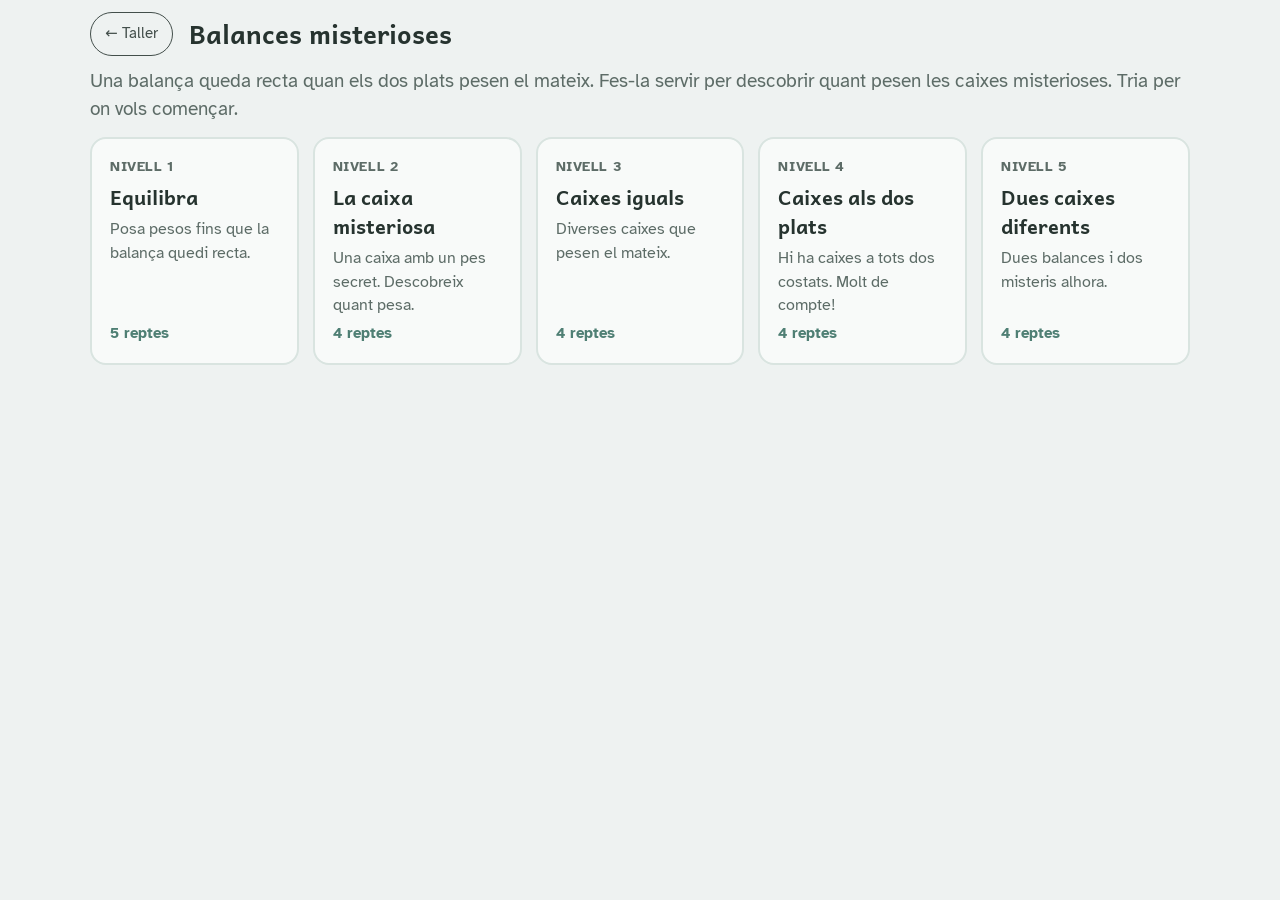
<file: public/taller/balances.html>
<!doctype html>
<html lang="ca">
<head>
<meta charset="utf-8">
<meta name="viewport" content="width=device-width,initial-scale=1,viewport-fit=cover">
<meta name="robots" content="noindex,nofollow">
<meta name="theme-color" content="#eef2f1">
<meta name="apple-mobile-web-app-capable" content="yes">
<meta name="mobile-web-app-capable" content="yes">
<title>Balances misterioses</title>
<link rel="manifest" href="manifest.webmanifest">
<meta name="apple-mobile-web-app-title" content="Taller">
<link rel="apple-touch-icon" href="../assets/icons/icon-180.png">
<link rel="icon" href="../assets/icons/icon-192.png">
<link rel="stylesheet" href="../assets/base.css">
<link rel="stylesheet" href="../assets/taller.css">
<style>
/* Una balança (o dues) al centre. Sota cada plat, els pesos que es poden posar.
   Tocar una peça d'un plat la treu. La resposta es diu amb el selector de nombre. */
.scales{display:grid;gap:10px;flex:1 1 auto;min-height:0}
.scales.two{grid-template-columns:1fr 1fr}
@media (max-width:760px){.scales.two{grid-template-columns:1fr}}
.scaleBox{display:flex;flex-direction:column;gap:6px;min-width:0;min-height:0}
.scaleBox svg{width:100%;flex:1 1 auto;min-height:150px;height:100%;display:block;touch-action:manipulation}
.scales:not(.two) .scaleBox{max-width:640px;width:100%;margin:0 auto}
.palettes{display:grid;grid-template-columns:1fr 1fr;gap:10px}
.palette{display:flex;flex-wrap:wrap;gap:8px;justify-content:center;align-items:center;padding:6px;border-radius:14px;background:var(--paper);border:2px dashed var(--rule-soft)}
.palette .lbl{width:100%;text-align:center;font-size:14px;color:var(--muted)}
.wbtn{width:52px;height:52px;border-radius:50%;border:2px solid var(--warm);background:var(--warm-soft);font-family:var(--font-display);font-size:22px;font-weight:700}
.state{text-align:center;font-size:16px;color:var(--muted);min-height:1.4em}
.answers{display:flex;flex-wrap:wrap;gap:12px 24px;align-items:center}
.answer{display:flex;align-items:center;gap:10px;font-size:20px;font-weight:700}
.answer svg{width:46px;height:46px}
.item{cursor:pointer}
.item.fixed{cursor:default}
</style>
</head>
<body>
<div class="wrap">
  <div class="top">
    <a class="volver" href="./">← Taller</a>
    <h1>Balances misterioses</h1>
  </div>

  <!-- Triar nivell -->
  <section id="levelsView" class="wrap" style="gap:14px">
    <p class="muted">Una balança queda recta quan els dos plats pesen el mateix. Fes-la servir per descobrir quant pesen les caixes misterioses. Tria per on vols començar.</p>
    <div class="levels" id="levels"></div>
  </section>

  <!-- Jugar -->
  <section id="playView" class="wrap" style="gap:14px" hidden>
    <div class="row" style="justify-content:space-between">
      <h2 id="levelName"></h2>
      <div class="dots" id="dots"></div>
    </div>
    <div class="stage">
      <p class="ask" id="ask"></p>
      <div class="scales" id="scales"></div>
      <div class="answers" id="answers"></div>
      <div class="msg" id="msg" role="status" aria-live="polite"></div>
      <div class="row">
        <button class="btn primary" id="btnCheck" type="button">Comprova</button>
        <button class="btn primary" id="btnNext" type="button" hidden>Següent repte →</button>
        <button class="btn soft" id="btnHint" type="button">Una pista</button>
        <button class="btn" id="btnReset" type="button">Torna a començar</button>
        <button class="btn" id="btnLevels" type="button">Tria nivell</button>
      </div>
    </div>
  </section>
</div>

<script src="../assets/taller.js"></script>
<script>
(function(){
  var GAME = "balances";
  var $ = function(id){ return document.getElementById(id); };
  var SVGNS = "http://www.w3.org/2000/svg";

  // w(n) = pes amb un nombre; a / b = caixes misterioses
  function W(n){ return { t:"w", v:n }; }
  var A = { t:"b", k:"a" }, B = { t:"b", k:"b" };

  // Cada repte: scales (una o dues balances: [esquerra, dreta]), vals (pes de les caixes),
  // palette (pesos que es poden afegir), fixed (les peces del principi no es poden treure),
  // ask (quines caixes s'han d'endevinar), goal "balance" (deixar-la recta) o "open" (repte obert).
  var LEVELS = [
    { name:"Equilibra", desc:"Posa pesos fins que la balança quedi recta.", ch:[
      { text:"Fes que la balança quedi recta.", scales:[[[W(5)],[]]], palette:[1,2,3], fixed:true, goal:"balance",
        hints:["Posa pesos al plat buit.","Han de sumar 5."] },
      { text:"Fes que la balança quedi recta.", scales:[[[W(3),W(4)],[]]], palette:[1,2,5], fixed:true, goal:"balance",
        hints:["Quant pesen el 3 i el 4 junts?","Has d'arribar a 7."] },
      { text:"Ara ja hi ha un pes a cada costat. Fes-la recta.", scales:[[[W(10)],[W(2)]]], palette:[1,2,3,5], fixed:true, goal:"balance",
        hints:["Quant falta perquè la dreta pesi com l'esquerra?","10 − 2 = ?"] },
      { text:"Aquí no pots treure el 9. Com la deixes recta?", scales:[[[W(6)],[W(9)]]], palette:[1,2,3], fixed:true, goal:"balance",
        hints:["També pots posar pesos al costat de l'esquerra.","Quant li falta al 6 per arribar a 9?"] },
      { text:"Repte lliure: posa pesos diferents a cada plat, però que la balança quedi recta.", scales:[[[],[]]], palette:[1,2,3,5], goal:"open",
        hints:["Per exemple, un 5 a un costat… i a l'altre?","5 = 2 + 3. Se t'acut alguna altra?"] }
    ]},
    { name:"La caixa misteriosa", desc:"Una caixa amb un pes secret. Descobreix quant pesa.", ch:[
      { text:"Quant pesa la caixa? Fes servir els pesos per descobrir-ho.", scales:[[[A],[]]], vals:{a:4}, palette:[1,2,3,5], ask:["a"],
        hints:["Posa pesos a l'altre plat fins que quedi recta.","Quan està recta, la caixa pesa el mateix que els pesos de l'altre costat."] },
      { text:"Quant pesa la caixa?", scales:[[[A,W(2)],[]]], vals:{a:5}, palette:[1,2,5], ask:["a"],
        hints:["Primer deixa la balança recta.","Al costat de la caixa també hi ha un 2. Què passa si el treus… i treus 2 de l'altre costat?"] },
      { text:"La balança ja està recta. Quant pesa la caixa?", scales:[[[A,W(3)],[W(8)]]], vals:{a:5}, palette:[1,2,3], ask:["a"],
        hints:["La caixa i el 3 pesen igual que el 8.","Què has de sumar a 3 per arribar a 8?"] },
      { text:"Quant pesa la caixa?", scales:[[[A,W(4)],[W(3),W(7)]]], vals:{a:6}, palette:[1,2,3], ask:["a"],
        hints:["Quant pesa tot el plat de la dreta?","La caixa i el 4 pesen 10."] }
    ]},
    { name:"Caixes iguals", desc:"Diverses caixes que pesen el mateix.", ch:[
      { text:"Les dues caixes pesen igual. Quant pesa cada una?", scales:[[[A,A],[W(8)]]], vals:{a:4}, palette:[1,2,3], ask:["a"],
        hints:["Dues caixes pesen 8 entre totes dues.","Quin nombre, sumat dues vegades, fa 8?"] },
      { text:"Quant pesa cada caixa?", scales:[[[A,A,W(1)],[W(7)]]], vals:{a:3}, palette:[1,2,3], ask:["a"],
        hints:["Treu el 1 de l'esquerra… i també 1 de la dreta. Segueix recta?","Ara dues caixes pesen 6."] },
      { text:"Quant pesa cada caixa?", scales:[[[A,A,A],[W(9),W(3)]]], vals:{a:4}, palette:[1,2,3], ask:["a"],
        hints:["Quant pesa el plat de la dreta?","Tres caixes iguals pesen 12."] },
      { text:"Quant pesa cada caixa?", scales:[[[A,A,A,W(2)],[W(5),W(9)]]], vals:{a:4}, palette:[1,2,3], ask:["a"],
        hints:["Quant pesa la dreta? I si treus el 2 de l'esquerra, quant n'has de treure de la dreta?","Tres caixes pesen 12."] }
    ]},
    { name:"Caixes als dos plats", desc:"Hi ha caixes a tots dos costats. Molt de compte!", ch:[
      { text:"Quant pesa cada caixa?", scales:[[[A,A],[A,W(5)]]], vals:{a:5}, palette:[], ask:["a"],
        hints:["Hi ha una caixa a cada plat. Què passa si en treus una de cada costat?","Si treus una caixa de cada plat, queda recta: una caixa contra el 5."] },
      { text:"Quant pesa cada caixa?", scales:[[[A,A,W(2)],[A,W(6)]]], vals:{a:4}, palette:[], ask:["a"],
        hints:["Treu una caixa de cada plat.","Ara una caixa i un 2 pesen 6."] },
      { text:"Quant pesa cada caixa?", scales:[[[A,A,A,W(1)],[A,W(7)]]], vals:{a:3}, palette:[], ask:["a"],
        hints:["Treu una caixa de cada plat. I després el 1 de l'esquerra… i 1 de la dreta?","Dues caixes pesen 6."] },
      { text:"Quant pesa cada caixa?", scales:[[[A,A,A],[A,W(8)]]], vals:{a:4}, palette:[], ask:["a"],
        hints:["Treu una caixa de cada plat.","Dues caixes pesen 8."] }
    ]},
    { name:"Dues caixes diferents", desc:"Dues balances i dos misteris alhora.", ch:[
      { text:"Hi ha caixes blaves i caixes taronja. Quant pesa cada una?", scales:[[[A,A],[B]],[[B],[W(6)]]], vals:{a:3,b:6}, palette:[], ask:["a","b"],
        hints:["Comença per la balança de la dreta: només hi ha una caixa.","Si la taronja pesa 6, dues blaves també pesen 6."] },
      { text:"Quant pesa cada caixa?", scales:[[[A,B],[W(7)]],[[B],[A,W(1)]]], vals:{a:3,b:4}, palette:[], ask:["a","b"],
        hints:["La segona balança diu que la taronja pesa una blava i 1 més.","Llavors, a la primera: blava + blava + 1 = 7."] },
      { text:"Quant pesa cada caixa?", scales:[[[B],[A,A,A]],[[A,B],[W(8)]]], vals:{a:2,b:6}, palette:[], ask:["a","b"],
        hints:["La taronja pesa com tres blaves.","Llavors, a la segona balança hi ha l'equivalent de quatre blaves contra el 8."] },
      { text:"L'últim repte. Quant pesa cada caixa?", scales:[[[A,A],[B,W(2)]],[[B],[A,W(1)]]], vals:{a:3,b:4}, palette:[], ask:["a","b"],
        hints:["A la segona: la taronja pesa una blava i 1 més.","Canvia la taronja de la primera balança per «una blava i 1»: blava + blava = blava + 1 + 2."] }
    ]}
  ];

  var li = 0, ci = 0, ch, state, hintN, solved, answerSteppers = {}, scaleViews = [];

  function cid(l, c){ return "L" + l + "-" + c; }
  function weight(it, vals){ return it.t === "w" ? it.v : vals[it.k]; }
  function sum(arr, vals){ return arr.reduce(function(s, it){ return s + weight(it, vals); }, 0); }
  function clone(scales){ return scales.map(function(s){ return [s[0].map(function(it){ return Object.assign({ orig:true }, it); }), s[1].map(function(it){ return Object.assign({ orig:true }, it); })]; }); }

  // ---------- llista de nivells ----------
  function showLevels(){
    $("playView").hidden = true; $("levelsView").hidden = false;
    var box = $("levels"); box.innerHTML = "";
    LEVELS.forEach(function(L, i){
      var ids = L.ch.map(function(_, c){ return cid(i, c); });
      var n = Taller.countDone(GAME, ids);
      var b = document.createElement("button"); b.type = "button"; b.className = "level";
      b.innerHTML = '<span class="n">Nivell ' + (i + 1) + '</span><span class="t"></span><span class="d"></span><span class="done"></span>';
      b.querySelector(".t").textContent = L.name;
      b.querySelector(".d").textContent = L.desc;
      b.querySelector(".done").textContent = n === ids.length ? "Fet!" : (n ? n + " de " + ids.length + " reptes" : L.ch.length + " reptes");
      b.addEventListener("click", function(){
        li = i; ci = 0;
        for (var c = 0; c < L.ch.length; c++){ if (!Taller.done(GAME, cid(i, c))) { ci = c; break; } }
        start();
      });
      box.appendChild(b);
    });
    window.scrollTo(0, 0);
  }

  // ---------- un repte ----------
  function start(){
    $("levelsView").hidden = true; $("playView").hidden = false;
    var L = LEVELS[li]; ch = L.ch[ci];
    $("levelName").textContent = "Nivell " + (li + 1) + " · " + L.name;
    Taller.dots($("dots"), L.ch.length, ci, function(i){ return Taller.done(GAME, cid(li, i)); });
    $("ask").textContent = ch.text;
    state = clone(ch.scales); hintN = 0; solved = false;
    Taller.begin(GAME, cid(li, ci));
    Taller.msg($("msg"), "");
    $("btnNext").hidden = true; $("btnHint").disabled = false; $("btnReset").disabled = false;
    $("btnCheck").hidden = !ch.ask;
    buildScales(); buildAnswers();
    window.scrollTo(0, 0);
  }

  function buildAnswers(){
    var box = $("answers"); box.innerHTML = ""; answerSteppers = {};
    (ch.ask || []).forEach(function(k){
      var d = document.createElement("div"); d.className = "answer";
      d.appendChild(boxIcon(k));
      var t = document.createElement("span"); t.textContent = "pesa"; d.appendChild(t);
      var s = document.createElement("div"); d.appendChild(s);
      answerSteppers[k] = Taller.stepper(s, { min:0, max:20, value:0 });
      box.appendChild(d);
    });
  }

  function boxIcon(k){
    var s = document.createElementNS(SVGNS, "svg"); s.setAttribute("viewBox", "0 0 50 50"); s.setAttribute("aria-label", k === "a" ? "caixa blava" : "caixa taronja");
    var r = document.createElementNS(SVGNS, "rect");
    r.setAttribute("x", 3); r.setAttribute("y", 3); r.setAttribute("width", 44); r.setAttribute("height", 44); r.setAttribute("rx", 8);
    r.setAttribute("fill", k === "a" ? "var(--sky-soft)" : "var(--warm-soft)"); r.setAttribute("stroke", k === "a" ? "var(--sky)" : "var(--warm)"); r.setAttribute("stroke-width", 3);
    var tx = document.createElementNS(SVGNS, "text");
    tx.setAttribute("x", 25); tx.setAttribute("y", 33); tx.setAttribute("text-anchor", "middle"); tx.setAttribute("font-size", 24); tx.setAttribute("font-weight", 700);
    tx.setAttribute("font-family", "Andika, sans-serif"); tx.setAttribute("fill", "var(--fg)"); tx.textContent = "?";
    s.appendChild(r); s.appendChild(tx); return s;
  }

  // ---------- balances ----------
  var PIVOT = { x:300, y:92 }, HALF = 190, HANG = 80;

  function buildScales(){
    var box = $("scales"); box.innerHTML = ""; scaleViews = [];
    box.className = "scales" + (state.length > 1 ? " two" : "");
    state.forEach(function(sc, si){
      var wrap = document.createElement("div"); wrap.className = "scaleBox";
      var svg = document.createElementNS(SVGNS, "svg"); svg.setAttribute("viewBox", "0 0 600 330"); svg.setAttribute("preserveAspectRatio", "xMidYMid meet");
      svg.setAttribute("role", "img");
      svg.innerHTML =
        '<rect x="250" y="300" width="100" height="16" rx="6" fill="var(--rule)"/>' +
        '<path d="M300 300 L282 300 L296 ' + (PIVOT.y + 6) + ' L304 ' + (PIVOT.y + 6) + ' L318 300 Z" fill="var(--rule)"/>' +
        '<g class="beam"><rect x="' + (PIVOT.x - HALF) + '" y="' + (PIVOT.y - 6) + '" width="' + (HALF * 2) + '" height="12" rx="6" fill="var(--muted)"/>' +
        '<polygon points="300,' + (PIVOT.y - 22) + ' 293,' + (PIVOT.y - 6) + ' 307,' + (PIVOT.y - 6) + '" fill="var(--accent)"/></g>' +
        '<circle cx="300" cy="' + PIVOT.y + '" r="9" fill="var(--fg)"/>' +
        '<g class="pan L"></g><g class="pan R"></g>';
      var lab = document.createElement("p"); lab.className = "state";
      wrap.appendChild(svg); wrap.appendChild(lab);
      if (ch.palette && ch.palette.length){
        var pals = document.createElement("div"); pals.className = "palettes";
        [0, 1].forEach(function(side){
          var p = document.createElement("div"); p.className = "palette";
          var l = document.createElement("span"); l.className = "lbl"; l.textContent = side ? "Posa a la dreta" : "Posa a l'esquerra"; p.appendChild(l);
          ch.palette.forEach(function(v){
            var b = document.createElement("button"); b.type = "button"; b.className = "wbtn"; b.textContent = v;
            b.setAttribute("aria-label", "Posa un " + v + (side ? " a la dreta" : " a l'esquerra"));
            b.addEventListener("click", function(){ if (solved) return; sc[side].push(W(v)); changed(si); });
            p.appendChild(b);
          });
          pals.appendChild(p);
        });
        wrap.appendChild(pals);
      }
      box.appendChild(wrap);
      var view = { svg:svg, label:lab, angle:0, target:0, anim:null, si:si };
      scaleViews.push(view);
      drawPans(view); setAngle(view, targetAngle(si), true);
    });
  }

  function targetAngle(si){
    var vals = ch.vals || {};
    var d = sum(state[si][1], vals) - sum(state[si][0], vals);   // positiu: pesa més la dreta
    return Math.max(-14, Math.min(14, d * 3));
  }

  function endPoint(sign, ang){
    var r = ang * Math.PI / 180;
    return { x: PIVOT.x + sign * HALF * Math.cos(r), y: PIVOT.y + sign * HALF * Math.sin(r) };
  }

  function placePans(view){
    var a = view.angle;
    view.svg.querySelector(".beam").setAttribute("transform", "rotate(" + a + " " + PIVOT.x + " " + PIVOT.y + ")");
    [["L", -1], ["R", 1]].forEach(function(p){
      var e = endPoint(p[1], a);
      view.svg.querySelector(".pan." + p[0]).setAttribute("transform", "translate(" + e.x + " " + e.y + ")");
    });
  }

  function setAngle(view, target, instant){
    view.target = target;
    if (view.anim) cancelAnimationFrame(view.anim);
    if (instant) { view.angle = target; placePans(view); label(view); return; }
    var from = view.angle, t0 = null, dur = Taller.reducedMotion() ? 150 : 1100;
    function step(ts){
      if (t0 === null) t0 = ts;
      var k = Math.min(1, (ts - t0) / dur);
      var e = k < .5 ? 2 * k * k : 1 - Math.pow(-2 * k + 2, 2) / 2;   // suau, sense rebot
      view.angle = from + (target - from) * e; placePans(view);
      if (k < 1) view.anim = requestAnimationFrame(step); else { view.anim = null; label(view); }
    }
    view.anim = requestAnimationFrame(step);
  }

  function label(view){
    var t = view.target;
    view.label.textContent = t === 0 ? "La balança està recta." : (t > 0 ? "Pesa més el plat de la dreta." : "Pesa més el plat de l'esquerra.");
  }

  function drawPans(view){
    var sc = state[view.si];
    ["L", "R"].forEach(function(name, side){
      var g = view.svg.querySelector(".pan." + name); g.innerHTML = "";
      var items = sc[side];
      var plate = '<line x1="0" y1="0" x2="-80" y2="' + HANG + '" stroke="var(--muted)" stroke-width="2"/>' +
                  '<line x1="0" y1="0" x2="80" y2="' + HANG + '" stroke="var(--muted)" stroke-width="2"/>' +
                  '<path d="M-92 ' + HANG + ' L92 ' + HANG + ' L78 ' + (HANG + 14) + ' L-78 ' + (HANG + 14) + ' Z" fill="var(--rule)"/>' +
                  '<circle cx="0" cy="0" r="5" fill="var(--muted)"/>';
      g.insertAdjacentHTML("beforeend", plate);
      var perRow = 4, size = 44, gap = 4;
      items.forEach(function(it, i){
        var row = Math.floor(i / perRow), col = i % perRow;
        var inRow = Math.min(perRow, items.length - row * perRow);
        var x = (col - (inRow - 1) / 2) * (size + gap);
        var y = HANG - size / 2 - 2 - row * (size + gap);
        var el = document.createElementNS(SVGNS, "g");
        var removable = !solved && !(ch.fixed && it.orig);
        el.setAttribute("class", "item" + (removable ? "" : " fixed"));
        el.setAttribute("transform", "translate(" + x + " " + y + ")");
        if (it.t === "w"){
          el.innerHTML = '<circle r="21" fill="var(--warm-soft)" stroke="var(--warm)" stroke-width="3"/>' +
            '<text y="8" text-anchor="middle" font-size="22" font-weight="700" font-family="Andika, sans-serif" fill="var(--fg)">' + it.v + '</text>';
        } else {
          var col1 = it.k === "a" ? "var(--sky)" : "var(--warm)", col2 = it.k === "a" ? "var(--sky-soft)" : "var(--sun-soft)";
          el.innerHTML = '<rect x="-21" y="-21" width="42" height="42" rx="8" fill="' + col2 + '" stroke="' + col1 + '" stroke-width="3"/>' +
            '<text y="8" text-anchor="middle" font-size="22" font-weight="700" font-family="Andika, sans-serif" fill="var(--fg)">' + (solved ? ch.vals[it.k] : "?") + '</text>';
        }
        if (removable){
          el.addEventListener("click", function(){ sc[side].splice(i, 1); changed(view.si); });
        }
        g.appendChild(el);
      });
    });
  }

  function changed(si){
    var view = scaleViews[si];
    drawPans(view); setAngle(view, targetAngle(si));
    Taller.msg($("msg"), "");
    if (!ch.ask) setTimeout(checkBalanceGoal, Taller.reducedMotion() ? 200 : 1150);
  }

  function balanced(sc, vals){ return sum(sc[0], vals) === sum(sc[1], vals); }

  function checkBalanceGoal(){
    if (solved) return;
    var sc = state[0], vals = ch.vals || {};
    if (!balanced(sc, vals)) return;
    if (ch.goal === "open"){
      if (!sc[0].length || !sc[1].length) return;
      var a = sc[0].map(function(i){ return i.v; }).sort().join(","), b = sc[1].map(function(i){ return i.v; }).sort().join(",");
      if (a === b){ Taller.msg($("msg"), "Està recta, però els dos plats tenen els mateixos pesos. Prova-ho amb pesos diferents!", "think"); return; }
    } else {
      var orig = ch.scales[0];
      if (sc[0].length === orig[0].length && sc[1].length === orig[1].length) return;
    }
    success();
  }

  function success(){
    solved = true;
    Taller.markDone(GAME, cid(li, ci));
    scaleViews.forEach(drawPans);
    var last = ci === LEVELS[li].ch.length - 1;
    Taller.msg($("msg"), Taller.praise() + (ch.ask ? " Ja pots veure el pes de les caixes." : " La balança està recta.") + (last ? " Has acabat el nivell!" : ""), "good");
    $("btnNext").hidden = false; $("btnNext").textContent = last ? "Tria un altre nivell" : "Següent repte →";
    $("btnCheck").hidden = true; $("btnHint").disabled = true; $("btnReset").disabled = true;
    Taller.dots($("dots"), LEVELS[li].ch.length, ci, function(i){ return Taller.done(GAME, cid(li, i)); });
    $("btnNext").focus({ preventScroll:true });
  }

  function check(){
    if (solved || !ch.ask) return;
    var guess = {}, ok = true;
    ch.ask.forEach(function(k){ guess[k] = answerSteppers[k].get(); if (guess[k] !== ch.vals[k]) ok = false; });
    if (ok) return success();
    Taller.tried();
    // Explicar per què no quadra, sense donar la solució
    var only = ch.ask.length === 1;
    var useScales = state.every(function(s){ return balanced(s, ch.vals); }) ? state : (ch.scales.every(function(s){ return balanced(s, ch.vals); }) ? ch.scales : null);
    if (!useScales){
      Taller.msg($("msg"), "Encara no. Primer deixa la balança recta: posa pesos a l'altre plat fins que no s'inclini.", "think"); return;
    }
    var vals = Object.assign({}, ch.vals, guess);
    for (var i = 0; i < useScales.length; i++){
      var l = sum(useScales[i][0], vals), r = sum(useScales[i][1], vals);
      if (l !== r){
        var who = only ? "Si la caixa pesés " + guess[ch.ask[0]]
                       : "Si la blava pesés " + guess.a + " i la taronja " + guess.b;
        var where = useScales.length > 1 ? (i === 0 ? ", a la balança de l'esquerra" : ", a la balança de la dreta") : "";
        Taller.msg($("msg"), who + where + ", el plat de l'esquerra pesaria " + l + " i el de la dreta " + r + ". No quadra, oi? Torna-ho a pensar.", "think");
        return;
      }
    }
    Taller.msg($("msg"), "Encara no. Torna-ho a mirar amb calma.", "think");
  }

  $("btnCheck").addEventListener("click", check);
  $("btnHint").addEventListener("click", function(){
    var h = ch.hints || [];
    if (!h.length) return;
    Taller.msg($("msg"), "Pista: " + h[Math.min(hintN, h.length - 1)], "think");
    hintN++; Taller.hinted();
  });
  $("btnReset").addEventListener("click", function(){ if (!solved){ state = clone(ch.scales); buildScales(); Taller.msg($("msg"), ""); } });
  $("btnNext").addEventListener("click", function(){
    if (ci < LEVELS[li].ch.length - 1){ ci++; start(); } else showLevels();
  });
  $("btnLevels").addEventListener("click", showLevels);

  showLevels();
})();
</script>
</body>
</html>
</file>
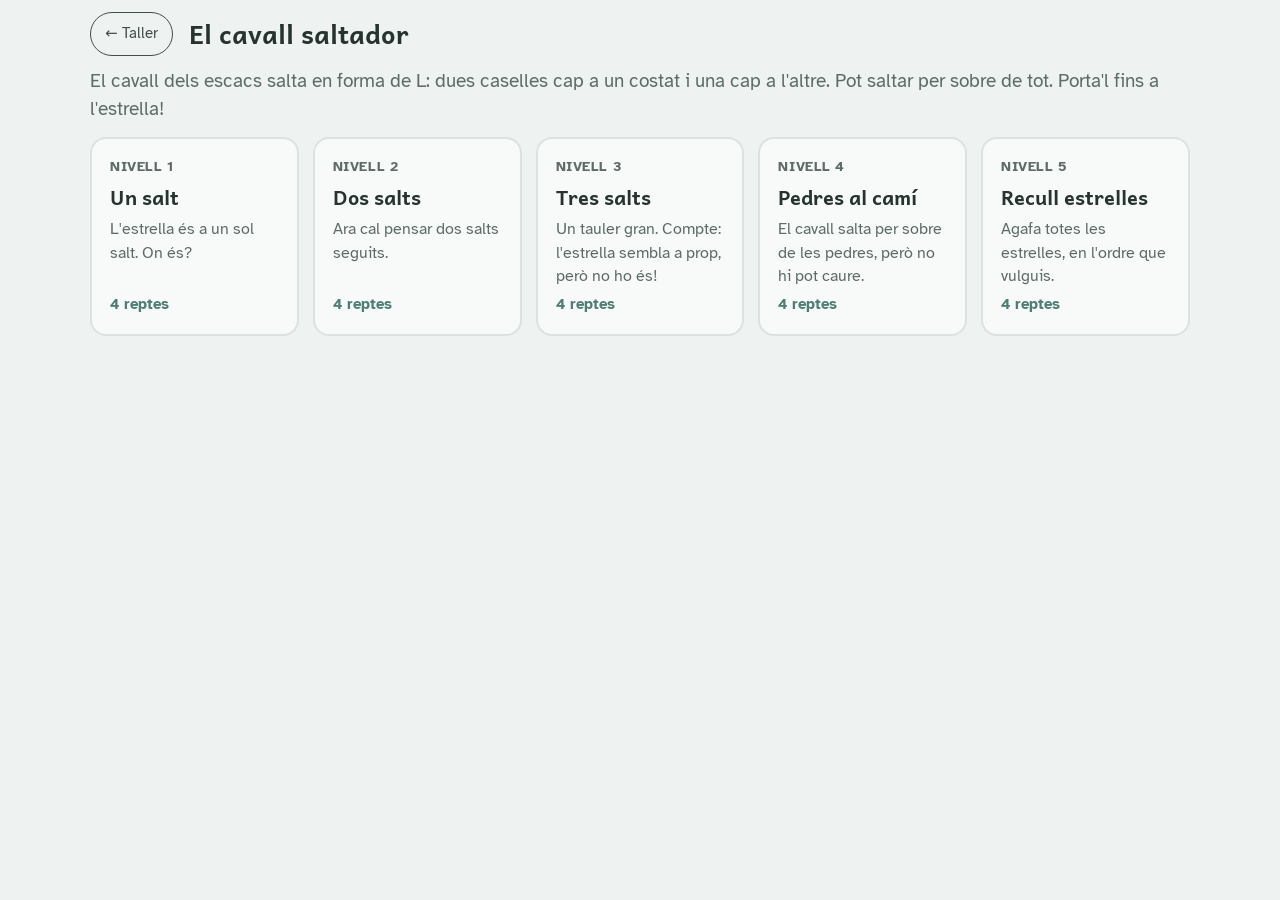
<file: public/taller/cavall.html>
<!doctype html>
<html lang="ca">
<head>
<meta charset="utf-8">
<meta name="viewport" content="width=device-width,initial-scale=1,viewport-fit=cover">
<meta name="robots" content="noindex,nofollow">
<meta name="theme-color" content="#eef2f1">
<meta name="apple-mobile-web-app-capable" content="yes">
<meta name="mobile-web-app-capable" content="yes">
<title>El cavall saltador</title>
<link rel="manifest" href="manifest.webmanifest">
<meta name="apple-mobile-web-app-title" content="Taller">
<link rel="apple-touch-icon" href="../assets/icons/icon-180.png">
<link rel="icon" href="../assets/icons/icon-192.png">
<link rel="stylesheet" href="../assets/base.css">
<link rel="stylesheet" href="../assets/taller.css">
<style>
/* Tauler a l'esquerra (o a dalt al mòbil) i, al costat, l'enunciat, els salts i els botons.
   El cavall es mou tocant la casella on vols que salti. */
.play{display:grid;grid-template-columns:minmax(0,560px) minmax(220px,1fr);gap:16px;align-items:start}
@media (max-width:820px){.play{grid-template-columns:1fr}}
.board{display:grid;border-radius:14px;overflow:hidden;border:3px solid var(--rule);aspect-ratio:1/1;width:100%;max-width:560px;touch-action:manipulation}
.cell{position:relative;border:none;padding:0;display:flex;align-items:center;justify-content:center;aspect-ratio:1/1;min-width:0;background:var(--paper);font-family:var(--font-display)}
.cell.dark{background:var(--accent-soft)}
.cell .k{font-size:min(9vw,52px);line-height:1;color:var(--fg);font-family:"Apple Symbols","Segoe UI Symbol",var(--font-display)}
.cell .star{font-size:min(8vw,44px);line-height:1;color:var(--sun)}
.cell .rock{width:58%;height:58%;border-radius:50% 45% 50% 40%;background:var(--muted);opacity:.75}
.cell .dot{width:26%;height:26%;border-radius:50%;background:var(--accent);opacity:.45}
.cell .step{position:absolute;left:5px;top:3px;font-size:14px;color:var(--muted);font-weight:700}
.side{display:flex;flex-direction:column;gap:12px}
.count{font-family:var(--font-display);font-size:1.4rem;font-weight:700;font-variant-numeric:tabular-nums}
.btn[aria-pressed="true"]{background:var(--accent-soft);border-color:var(--accent)}
</style>
</head>
<body>
<div class="wrap">
  <div class="top">
    <a class="volver" href="./">← Taller</a>
    <h1>El cavall saltador</h1>
  </div>

  <section id="levelsView" class="wrap" style="gap:14px">
    <p class="muted">El cavall dels escacs salta en forma de L: dues caselles cap a un costat i una cap a l'altre. Pot saltar per sobre de tot. Porta'l fins a l'estrella!</p>
    <div class="levels" id="levels"></div>
  </section>

  <section id="playView" class="wrap" style="gap:14px" hidden>
    <div class="row" style="justify-content:space-between">
      <h2 id="levelName"></h2>
      <div class="dots" id="dots"></div>
    </div>
    <div class="stage">
      <div class="play">
        <div class="board" id="board" role="grid" aria-label="Tauler d'escacs"></div>
        <div class="side">
          <p class="ask" id="ask"></p>
          <p class="count" id="count"></p>
          <div class="msg" id="msg" role="status" aria-live="polite"></div>
          <div class="row">
            <button class="btn primary" id="btnNext" type="button" hidden>Següent repte →</button>
            <button class="btn" id="btnUndo" type="button">Desfés</button>
            <button class="btn" id="btnReset" type="button">Torna a començar</button>
          </div>
          <div class="row">
            <button class="btn soft" id="btnHelp" type="button" aria-pressed="true">Mostra on pot saltar</button>
            <button class="btn" id="btnLevels" type="button">Tria nivell</button>
          </div>
        </div>
      </div>
    </div>
  </section>
</div>

<script src="../assets/taller.js"></script>
<script>
(function(){
  var GAME = "cavall";
  var $ = function(id){ return document.getElementById(id); };
  var MOVES = [[1,2],[2,1],[2,-1],[1,-2],[-1,-2],[-2,-1],[-2,1],[-1,2]];

  // Posicions [columna, fila], començant per 0 a dalt a l'esquerra
  var LEVELS = [
    { name:"Un salt", desc:"L'estrella és a un sol salt. On és?", ch:[
      { n:5, start:[2,2], stars:[[3,4]] },
      { n:5, start:[0,0], stars:[[1,2]] },
      { n:5, start:[4,4], stars:[[2,3]] },
      { n:5, start:[1,3], stars:[[3,2]] }
    ]},
    { name:"Dos salts", desc:"Ara cal pensar dos salts seguits.", ch:[
      { n:6, start:[0,0], stars:[[4,2]] },
      { n:6, start:[5,5], stars:[[1,5]] },
      { n:6, start:[2,3], stars:[[2,1]] },
      { n:6, start:[0,5], stars:[[2,5]] }
    ]},
    { name:"Tres salts", desc:"Un tauler gran. Compte: l'estrella sembla a prop, però no ho és!", ch:[
      { n:8, start:[0,0], stars:[[3,0]] },
      { n:8, start:[7,7], stars:[[7,6]] },
      { n:8, start:[3,3], stars:[[4,3]] },
      { n:8, start:[0,7], stars:[[1,7]] }
    ]},
    { name:"Pedres al camí", desc:"El cavall salta per sobre de les pedres, però no hi pot caure.", ch:[
      { n:6, start:[0,0], stars:[[4,2]], rocks:[[2,1]] },
      { n:6, start:[0,5], stars:[[2,5]], rocks:[[1,3],[3,4]] },
      { n:6, start:[5,0], stars:[[1,0]], rocks:[[3,1],[2,2]] },
      { n:7, start:[3,3], stars:[[3,5]], rocks:[[1,4],[5,4],[2,1]] }
    ]},
    { name:"Recull estrelles", desc:"Agafa totes les estrelles, en l'ordre que vulguis.", ch:[
      { n:5, start:[0,0], stars:[[1,2],[3,3]] },
      { n:6, start:[2,2], stars:[[0,1],[4,1],[2,5]] },
      { n:6, start:[0,5], stars:[[5,0],[1,1]], rocks:[[2,2]] },
      { n:8, start:[0,0], stars:[[2,1],[7,7],[4,4]], rocks:[[3,2]] }
    ]}
  ];

  var li = 0, ci = 0, ch, pos, path, got, finished, help = true;

  function cid(l, c){ return "L" + l + "-" + c; }
  function key(p){ return p[0] + "," + p[1]; }
  function isRock(p){ return (ch.rocks || []).some(function(r){ return r[0] === p[0] && r[1] === p[1]; }); }
  function inside(p){ return p[0] >= 0 && p[1] >= 0 && p[0] < ch.n && p[1] < ch.n; }
  function jumps(p){ return MOVES.map(function(m){ return [p[0] + m[0], p[1] + m[1]]; }).filter(function(q){ return inside(q) && !isRock(q); }); }

  // Mínim de salts per recollir totes les estrelles (cerca en amplada)
  function minJumps(c){
    var saved = ch; ch = c;
    var full = (1 << c.stars.length) - 1;
    function mask(p, m){ c.stars.forEach(function(s, i){ if (s[0] === p[0] && s[1] === p[1]) m |= (1 << i); }); return m; }
    var startM = mask(c.start, 0), seen = {}, q = [[c.start, startM, 0]];
    seen[key(c.start) + "|" + startM] = 1;
    while (q.length){
      var cur = q.shift();
      if (cur[1] === full){ ch = saved; return cur[2]; }
      var nx = jumps(cur[0]);
      for (var i = 0; i < nx.length; i++){
        var m = mask(nx[i], cur[1]), k = key(nx[i]) + "|" + m;
        if (!seen[k]){ seen[k] = 1; q.push([nx[i], m, cur[2] + 1]); }
      }
    }
    ch = saved; return -1;
  }

  function showLevels(){
    $("playView").hidden = true; $("levelsView").hidden = false;
    var box = $("levels"); box.innerHTML = "";
    LEVELS.forEach(function(L, i){
      var ids = L.ch.map(function(_, c){ return cid(i, c); }), n = Taller.countDone(GAME, ids);
      var b = document.createElement("button"); b.type = "button"; b.className = "level";
      b.innerHTML = '<span class="n">Nivell ' + (i + 1) + '</span><span class="t"></span><span class="d"></span><span class="done"></span>';
      b.querySelector(".t").textContent = L.name; b.querySelector(".d").textContent = L.desc;
      b.querySelector(".done").textContent = n === ids.length ? "Fet!" : (n ? n + " de " + ids.length + " reptes" : ids.length + " reptes");
      b.addEventListener("click", function(){
        li = i; ci = 0;
        for (var c = 0; c < L.ch.length; c++){ if (!Taller.done(GAME, cid(i, c))) { ci = c; break; } }
        start();
      });
      box.appendChild(b);
    });
    window.scrollTo(0, 0);
  }

  function start(){
    $("levelsView").hidden = true; $("playView").hidden = false;
    var L = LEVELS[li]; ch = L.ch[ci]; ch.min = ch.min || minJumps(ch);
    Taller.begin(GAME, cid(li, ci));
    $("levelName").textContent = "Nivell " + (li + 1) + " · " + L.name;
    Taller.dots($("dots"), L.ch.length, ci, function(i){ return Taller.done(GAME, cid(li, i)); });
    $("ask").textContent = ch.stars.length > 1
      ? "Recull les " + ch.stars.length + " estrelles. Es pot fer en " + ch.min + " salts."
      : "Porta el cavall fins a l'estrella. Es pot fer en " + ch.min + (ch.min === 1 ? " salt." : " salts.");
    reset();
    window.scrollTo(0, 0);
  }

  function reset(){
    pos = ch.start.slice(); path = [pos.slice()]; got = {}; finished = false;
    Taller.msg($("msg"), ""); $("btnNext").hidden = true;
    collect(); draw();
  }

  function collect(){ ch.stars.forEach(function(s){ if (s[0] === pos[0] && s[1] === pos[1]) got[key(s)] = 1; }); }

  function draw(){
    var b = $("board"); b.innerHTML = "";
    b.style.gridTemplateColumns = "repeat(" + ch.n + ", 1fr)";
    var can = {}; if (!finished) jumps(pos).forEach(function(q){ can[key(q)] = 1; });
    var stepAt = {}; path.forEach(function(p, i){ if (i > 0) stepAt[key(p)] = i; });
    for (var r = 0; r < ch.n; r++) for (var c = 0; c < ch.n; c++){
      var p = [c, r], k = key(p);
      var cell = document.createElement("button"); cell.type = "button";
      cell.className = "cell" + ((r + c) % 2 ? " dark" : "");
      var label = "Casella " + (c + 1) + ", " + (r + 1);
      if (pos[0] === c && pos[1] === r){ cell.innerHTML = '<span class="k">♞︎</span>'; label += ": cavall"; }
      else if (ch.stars.some(function(s){ return s[0] === c && s[1] === r; }) && !got[k]){ cell.innerHTML = '<span class="star">★</span>'; label += ": estrella"; }
      else if (isRock(p)){ cell.innerHTML = '<span class="rock"></span>'; label += ": pedra"; }
      else if (help && can[k]){ cell.innerHTML = '<span class="dot"></span>'; }
      if (stepAt[k] && !(pos[0] === c && pos[1] === r)){ cell.insertAdjacentHTML("beforeend", '<span class="step">' + stepAt[k] + '</span>'); }
      cell.setAttribute("aria-label", label);
      (function(p){ cell.addEventListener("click", function(){ tap(p); }); })(p);
      b.appendChild(cell);
    }
    var n = path.length - 1;
    $("count").textContent = "Salts: " + n;
    $("btnUndo").disabled = finished || n === 0;
  }

  function tap(p){
    if (finished) return;
    if (p[0] === pos[0] && p[1] === pos[1]) return;
    if (isRock(p)){ Taller.msg($("msg"), "Aquí hi ha una pedra. El cavall pot saltar per sobre de les pedres, però no hi pot caure.", "think"); return; }
    var ok = jumps(pos).some(function(q){ return q[0] === p[0] && q[1] === p[1]; });
    if (!ok){ Taller.tried(); Taller.msg($("msg"), "Des d'aquí el cavall no hi arriba. Salta en forma de L: dues caselles cap a un costat i una cap a l'altre.", "think"); return; }
    pos = p.slice(); path.push(pos.slice()); collect();
    Taller.msg($("msg"), "");
    if (ch.stars.every(function(s){ return got[key(s)]; })) win();
    draw();
  }

  function win(){
    finished = true;
    var n = path.length - 1, last = ci === LEVELS[li].ch.length - 1;
    Taller.markDone(GAME, cid(li, ci), { jumps:n, min:ch.min });
    if (n === ch.min) Taller.msg($("msg"), Taller.praise() + " " + n + (n === 1 ? " salt" : " salts") + ": el camí més curt!" + (last ? " Has acabat el nivell!" : ""), "good");
    else Taller.msg($("msg"), "Ho has aconseguit en " + n + " salts! Es pot fer en " + ch.min + ". Si vols, torna a començar i busca un camí més curt.", "good");
    $("btnNext").hidden = false; $("btnNext").textContent = last ? "Tria un altre nivell" : "Següent repte →";
    Taller.dots($("dots"), LEVELS[li].ch.length, ci, function(i){ return Taller.done(GAME, cid(li, i)); });
  }

  $("btnUndo").addEventListener("click", function(){
    if (finished || path.length < 2) return;
    path.pop(); pos = path[path.length - 1].slice();
    got = {}; path.forEach(function(p){ ch.stars.forEach(function(s){ if (s[0] === p[0] && s[1] === p[1]) got[key(s)] = 1; }); });
    Taller.msg($("msg"), ""); draw();
  });
  $("btnReset").addEventListener("click", reset);
  $("btnHelp").addEventListener("click", function(){ help = !help; this.setAttribute("aria-pressed", String(help)); draw(); });
  $("btnNext").addEventListener("click", function(){ if (ci < LEVELS[li].ch.length - 1){ ci++; start(); } else showLevels(); });
  $("btnLevels").addEventListener("click", showLevels);

  window.__cavall = { LEVELS:LEVELS, minJumps:minJumps };
  showLevels();
})();
</script>
</body>
</html>
</file>
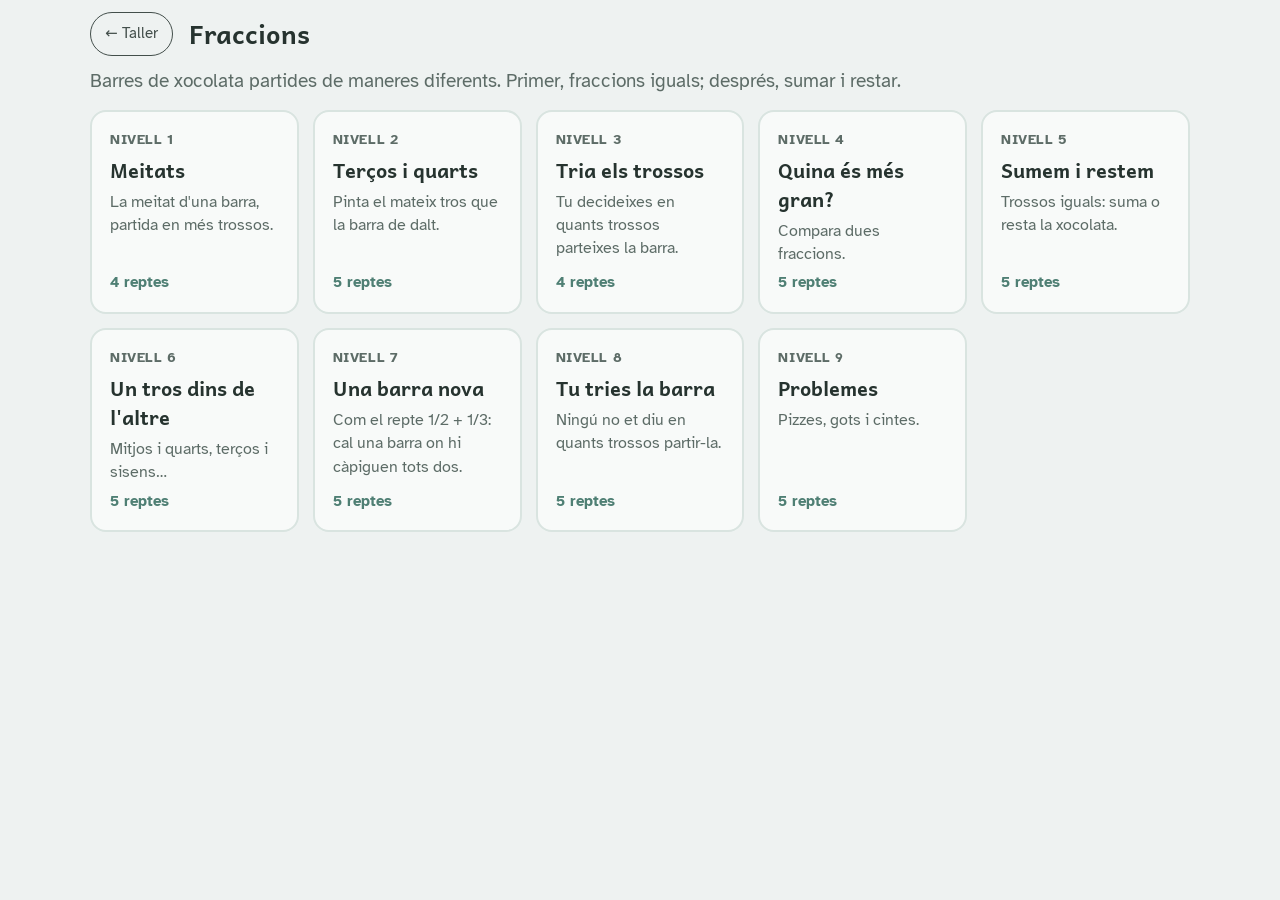
<file: public/taller/fraccions.html>
<!doctype html>
<html lang="ca">
<head>
<meta charset="utf-8">
<meta name="viewport" content="width=device-width,initial-scale=1,viewport-fit=cover">
<meta name="robots" content="noindex,nofollow">
<meta name="theme-color" content="#eef2f1">
<meta name="apple-mobile-web-app-capable" content="yes">
<meta name="mobile-web-app-capable" content="yes">
<title>Fraccions</title>
<link rel="manifest" href="manifest.webmanifest">
<meta name="apple-mobile-web-app-title" content="Taller">
<link rel="apple-touch-icon" href="../assets/icons/icon-180.png">
<link rel="icon" href="../assets/icons/icon-192.png">
<link rel="stylesheet" href="../assets/base.css">
<link rel="stylesheet" href="../assets/taller.css">
<style>
/* Dues barres de xocolata, una sobre l'altra, igual de llargues. A l'esquerra, la fracció de cada barra. */
.bars{display:flex;flex-direction:column;gap:16px}
.barRow{display:grid;grid-template-columns:72px minmax(0,1fr);gap:12px;align-items:center}
.bar{display:flex;gap:3px;height:72px;padding:3px;border-radius:12px;background:var(--rule-soft);touch-action:manipulation}
.part{flex:1 1 0;min-width:0;border:none;border-radius:8px;background:var(--paper);padding:0}
.bar.upper .part.on{background:var(--sky)}
.bar.lower .part.on{background:var(--warm)}
.bar.fixed .part{cursor:default}
.frac{display:inline-flex;flex-direction:column;align-items:center;font-family:var(--font-display);font-size:1.7rem;font-weight:700;line-height:1.05;font-variant-numeric:tabular-nums}
.frac span:first-child{border-bottom:3px solid currentColor;padding:0 6px}
.frac.upper{color:var(--sky)} .frac.lower{color:var(--warm)}
.choices{display:flex;flex-wrap:wrap;gap:10px}
.bar.result .part.on{background:var(--plum)}
.bar.result .part.ua{background:var(--sky)}
.bar.result .part.lb{background:var(--warm)}
.bar.whole .part{background:var(--accent)}
.lab{display:flex;align-items:center;gap:6px;font-family:var(--font-display);font-size:1.6rem;font-weight:700}
.frac.result{color:var(--plum)}
.sum .bars{gap:12px}
.sum .bar{height:60px}
</style>
</head>
<body>
<div class="wrap">
  <div class="top">
    <a class="volver" href="./">← Taller</a>
    <h1>Fraccions</h1>
  </div>

  <section id="levelsView" class="wrap" style="gap:14px">
    <p class="muted">Barres de xocolata partides de maneres diferents. Primer, fraccions iguals; després, sumar i restar.</p>
    <div class="levels" id="levels"></div>
  </section>

  <section id="playView" class="wrap" style="gap:14px" hidden>
    <div class="row" style="justify-content:space-between">
      <h2 id="levelName"></h2>
      <div class="dots" id="dots"></div>
    </div>
    <div class="stage" id="stage"></div>
  </section>
</div>

<script src="../assets/taller.js"></script>
<script>
(function(){
  var GAME = "fraccions";
  var $ = function(id){ return document.getElementById(id); };

  var LEVELS = [
    { name:"Meitats", desc:"La meitat d'una barra, partida en més trossos.", mode:"match", ch:[[1,2,4],[1,2,6],[1,2,8],[1,2,10]] },
    { name:"Terços i quarts", desc:"Pinta el mateix tros que la barra de dalt.", mode:"match", ch:[[1,3,6],[2,3,6],[1,4,8],[3,4,8],[2,3,9]] },
    { name:"Tria els trossos", desc:"Tu decideixes en quants trossos parteixes la barra.", mode:"choose", ch:[[1,2],[2,3],[3,4],[2,5]] },
    { name:"Quina és més gran?", desc:"Compara dues fraccions.", mode:"compare", ch:[[[2,3],[3,4]],[[3,6],[1,2]],[[2,5],[1,3]],[[5,8],[3,4]],[[4,6],[2,3]]] },
    // Sumar i restar: [operació, a, n, b, m, trossos de la barra nova (0 = els tria ell), pregunta opcional]
    { name:"Sumem i restem", desc:"Trossos iguals: suma o resta la xocolata.", mode:"sum",
      ch:[["+",1,4,2,4,4],["+",2,5,1,5,5],["−",5,6,2,6,6],["+",3,8,4,8,8],["−",7,8,3,8,8]] },
    { name:"Un tros dins de l'altre", desc:"Mitjos i quarts, terços i sisens…", mode:"sum",
      ch:[["+",1,2,1,4,4],["+",1,4,1,8,8],["−",1,2,1,4,4],["+",1,3,1,6,6],["−",3,4,1,2,4]] },
    { name:"Una barra nova", desc:"Com el repte 1/2 + 1/3: cal una barra on hi càpiguen tots dos.", mode:"sum",
      ch:[["+",1,2,1,3,6],["+",1,2,1,5,10],["−",1,2,1,3,6],["+",1,3,1,4,12],["−",3,4,2,3,12]] },
    { name:"Tu tries la barra", desc:"Ningú no et diu en quants trossos partir-la.", mode:"sum",
      ch:[["+",1,2,1,3,0],["+",2,3,1,4,0],["−",4,5,1,2,0],["+",1,4,1,6,0],["+",1,2,1,9,0]] },
    { name:"Problemes", desc:"Pizzes, gots i cintes.", mode:"sum",
      ch:[["+",3,8,2,8,8,"Una pizza té 8 trossos. En Biel se'n menja 3/8 i la mare 2/8. Quina part de la pizza s'han menjat?"],
          ["+",1,2,1,3,0,"Omples 1/2 de got amb suc i hi afegeixes 1/3 de got d'aigua. Quina part del got està plena?"],
          ["+",1,3,1,4,0,"D'una cinta en talles 1/3 per a un regal i 1/4 per a un altre. Quina part de la cinta has fet servir?"],
          ["−",1,1,7,12,12,"Si de la cinta n'has fet servir 7/12, quina part en queda?"],
          ["−",3,4,1,3,0,"Tens 3/4 d'un pastís i en regales 1/3 del pastís. Quant pastís et queda?"]] }
  ];

  var li, ci;

  function showLevels(){
    $("playView").hidden = true; $("levelsView").hidden = false;
    Taller.levelCards($("levels"), GAME, LEVELS, function(l, c){ li = l; ci = c; start(); });
    window.scrollTo(0, 0);
  }
  function dots(){ Taller.dots($("dots"), LEVELS[li].ch.length, ci, function(i){ return Taller.done(GAME, "L" + li + "-" + i); }); }
  function el(tag, cls, text){ var e = document.createElement(tag); if (cls) e.className = cls; if (text != null) e.textContent = text; return e; }
  function frac(n, d, cls){ var f = el("span", "frac " + cls); f.appendChild(el("span", "", n)); f.appendChild(el("span", "", d)); return f; }

  function barRow(n, d, kind, onTap, state){
    var row = el("div", "barRow");
    var lab = el("div"); lab.appendChild(frac(n, d, kind)); row.appendChild(lab);
    var bar = el("div", "bar " + kind + (onTap ? "" : " fixed"));
    for (var i = 0; i < d; i++){
      var p = el("button", "part"); p.type = "button";
      var on = state ? !!state[i] : i < n;
      if (on) p.classList.add("on");
      p.setAttribute("aria-label", "Tros " + (i + 1) + " de " + d + (on ? ", pintat" : ""));
      if (onTap) (function(i){ p.addEventListener("click", function(){ onTap(i); }); })(i);
      bar.appendChild(p);
    }
    row.appendChild(bar);
    return row;
  }

  function fs(x, y){ return y === 1 ? String(x) : x + "/" + y; }
  var NOM = {2:"mitjos",3:"terços",4:"quarts",5:"cinquens",6:"sisens",7:"setens",8:"vuitens",9:"novens",10:"desens",12:"dotzens"};

  function plainBar(n, d, kind, label){
    var row = el("div", "barRow");
    var lab = el("div", "lab"); if (label) lab.appendChild(el("span", "", label)); lab.appendChild(d === 1 ? el("span", "frac " + kind, String(n)) : frac(n, d, kind)); row.appendChild(lab);
    var bar = el("div", "bar fixed " + kind + (d === 1 ? " whole" : ""));
    for (var i = 0; i < d; i++){ var p = el("button", "part"); p.type = "button"; p.tabIndex = -1; if (i < n) p.classList.add("on"); bar.appendChild(p); }
    row.appendChild(bar); return row;
  }

  function startSum(L, c, st, ask, bars, extra, msg, btns, win){
    st.classList.add("sum");
    var op = c[0], a = c[1], n = c[2], b = c[3], m = c[4], fixedD = c[5], q = c[6];
    var d = fixedD || 2, mine = {}, solved = false, hintStep = 0;
    var plus = op === "+";
    ask.textContent = q || (plus ? "Quanta xocolata hi ha si ajuntes la blava i la taronja? Pinta-la a la barra de sota."
                                 : "Si a la xocolata blava li treus la taronja, quanta en queda? Pinta-la a la barra de sota.");
    function fits(){ return d % n === 0 && d % m === 0; }
    function count(){ return Object.keys(mine).length; }
    function target(){ return plus ? a * d / n + b * d / m : a * d / n - b * d / m; }
    function draw(reveal){
      bars.innerHTML = "";
      bars.appendChild(plainBar(a, n, "upper"));
      bars.appendChild(plainBar(b, m, "lower", op));
      var row = el("div", "barRow");
      var lab = el("div", "lab"); lab.appendChild(el("span", "", "=")); lab.appendChild(frac(count(), d, "result")); row.appendChild(lab);
      var bar = el("div", "bar result");
      var A = a * d / n, B = b * d / m;
      for (var i = 0; i < d; i++){
        var p = el("button", "part"); p.type = "button";
        if (reveal){ if (plus){ if (i < A) p.classList.add("ua"); else if (i < A + B) p.classList.add("lb"); } else if (i < A - B) p.classList.add("ua"); }
        else if (mine[i]) p.classList.add("on");
        p.setAttribute("aria-label", "Tros " + (i + 1) + " de " + d + (mine[i] ? ", pintat" : ""));
        (function(i){ p.addEventListener("click", function(){ if (solved) return; if (mine[i]) delete mine[i]; else mine[i] = 1; Taller.msg(msg, ""); draw(); }); })(i);
        bar.appendChild(p);
      }
      row.appendChild(bar); bars.appendChild(row);
    }
    if (!fixedD){
      extra.appendChild(el("span", "", "Trossos de la barra nova:")).style.fontWeight = "700";
      var holder = el("div"); extra.appendChild(holder);
      var first = true;
      Taller.stepper(holder, { min:2, max:24, value:2, onChange:function(v){ d = v; mine = {}; hintStep = 0; if (!first) Taller.msg(msg, ""); first = false; draw(); } });
    }
    draw();
    var chk = el("button", "btn primary", "Comprova"); chk.type = "button";
    var hint = el("button", "btn soft", "Una pista"); hint.type = "button";
    chk.addEventListener("click", function(){
      if (solved) return;
      if (!fits()){
        Taller.tried();
        var bad = d % n !== 0 ? n : m;
        Taller.msg(msg, "Amb " + d + " trossos, els " + (NOM[bad] || "trossos de 1/" + bad) + " no hi caben exactes: mira les ratlles de les barres de dalt. Prova un altre nombre!", "think");
        return;
      }
      var k = count(), t = target();
      if (k === t){
        solved = true; draw(true); chk.hidden = true; hint.hidden = true;
        var A = a * d / n, B = b * d / m;
        var steps = (n === d && m === d) ? "" : " = " + fs(A, d) + " " + op + " " + fs(B, d);
        var res = fs(t, d) + (t === d ? " (una sencera!)" : "");
        win(fs(a, n) + " " + op + " " + fs(b, m) + steps + " = " + res + ".");
        return;
      }
      Taller.tried();
      if (plus && k === a * d / n) Taller.msg(msg, "Ja tens la part blava. Ara afegeix-hi la taronja!", "think");
      else Taller.msg(msg, k < t ? "Encara falta una mica de xocolata. Mira fins on arriba cada color a dalt." : "Has pintat massa trossos. Mira fins on arriba cada color a dalt.", "think");
    });
    hint.addEventListener("click", function(){
      if (solved) return;
      Taller.hinted();
      if (!fits()){
        var ok = []; for (var x = 2; x <= 24; x++) if (x % n === 0 && x % m === 0) ok.push(x);
        Taller.msg(msg, hintStep++ === 0 ? "Busca un nombre de trossos que es pugui partir en " + (NOM[n] || n) + " i també en " + (NOM[m] || m) + "." : "Prova amb " + ok[0] + " trossos.", "think");
        return;
      }
      var A = a * d / n, B = b * d / m;
      Taller.msg(msg, hintStep++ % 2 === 0 ? "El blau (" + fs(a, n) + ") ocupa " + A + (A === 1 ? " tros" : " trossos") + " de la barra nova."
                                           : "El taronja (" + fs(b, m) + ") ocupa " + B + (B === 1 ? " tros" : " trossos") + " de la barra nova.", "think");
    });
    btns.appendChild(chk); btns.appendChild(hint);
  }

  function start(){
    $("levelsView").hidden = true; $("playView").hidden = false;
    var L = LEVELS[li], c = L.ch[ci], st = $("stage"), solved = false;
    Taller.begin(GAME, "L" + li + "-" + ci);
    $("levelName").textContent = "Nivell " + (li + 1) + " · " + L.name; dots();
    st.innerHTML = ""; st.classList.remove("sum");
    var ask = el("p", "ask"); st.appendChild(ask);
    var bars = el("div", "bars"); st.appendChild(bars);
    var extra = el("div", "row"); st.appendChild(extra);
    var msg = el("div", "msg"); msg.setAttribute("role", "status"); msg.setAttribute("aria-live", "polite"); st.appendChild(msg);
    var btns = el("div", "row"); st.appendChild(btns);
    var next = el("button", "btn primary", "Següent →"); next.type = "button"; next.hidden = true;
    next.addEventListener("click", function(){ if (ci < L.ch.length - 1){ ci++; start(); } else showLevels(); });
    var back = el("button", "btn", "Tria nivell"); back.type = "button"; back.addEventListener("click", showLevels);

    function win(text){
      solved = true; Taller.markDone(GAME, "L" + li + "-" + ci); dots();
      var last = ci === L.ch.length - 1;
      Taller.msg(msg, Taller.praise() + " " + text + (last ? " Has acabat el nivell!" : ""), "good");
      next.hidden = false; next.textContent = last ? "Tria un altre nivell" : "Següent →";
      if (chk) chk.hidden = true;
    }

    var chk = null;
    if (L.mode === "sum"){
      startSum(L, c, st, ask, bars, extra, msg, btns, win);
    } else if (L.mode === "match" || L.mode === "choose"){
      var n1 = c[0], d1 = c[1], d2 = L.mode === "match" ? c[2] : 2, mine = {};
      ask.textContent = L.mode === "match"
        ? "Pinta a la barra de baix la mateixa quantitat de xocolata que a la de dalt."
        : "Parteix la barra de baix en un altre nombre de trossos i pinta'n la mateixa quantitat que a dalt.";
      function count(){ return Object.keys(mine).length; }
      function draw(){
        bars.innerHTML = "";
        bars.appendChild(barRow(n1, d1, "upper"));
        bars.appendChild(barRow(count(), d2, "lower", function(i){
          if (solved) return; if (mine[i]) delete mine[i]; else mine[i] = 1; Taller.msg(msg, ""); draw();
        }, mine));
      }
      if (L.mode === "choose"){
        extra.appendChild(el("span", "", "Trossos de la barra de baix:")).style.fontWeight = "700";
        var holder = el("div"); extra.appendChild(holder);
        var first = true;
        Taller.stepper(holder, { min:2, max:12, value:2, onChange:function(v){ d2 = v; mine = {}; if (!first) Taller.msg(msg, ""); first = false; draw(); } });
      }
      draw();
      chk = el("button", "btn primary", "Comprova"); chk.type = "button";
      chk.addEventListener("click", function(){
        if (solved) return;
        var n2 = count();
        if (L.mode === "choose" && d2 === d1){ Taller.msg(msg, "Així la barra queda partida igual que la de dalt. Prova amb un altre nombre de trossos!", "think"); return; }
        if (n2 * d1 === n1 * d2){ win(n1 + "/" + d1 + " i " + n2 + "/" + d2 + " són la mateixa quantitat de xocolata."); return; }
        Taller.tried();
        if (L.mode === "choose" && (n1 * d2) % d1 !== 0){ Taller.msg(msg, "Amb " + d2 + " trossos no es pot fer exacte: sempre sobra o falta un bocí. Prova amb un altre nombre de trossos.", "think"); return; }
        Taller.msg(msg, n2 * d1 < n1 * d2 ? "Encara és menys que a dalt. Mira fins on arriba el color blau." : "És més que a dalt. Mira fins on arriba el color blau.", "think");
      });
      btns.appendChild(chk);
    } else {
      var A = c[0], B = c[1];
      ask.textContent = "Quina barra té més xocolata pintada?";
      bars.appendChild(barRow(A[0], A[1], "upper"));
      bars.appendChild(barRow(B[0], B[1], "lower"));
      var cmp = A[0] * B[1] - B[0] * A[1];
      var ch = el("div", "choices"); extra.appendChild(ch);
      [["La de dalt", 1], ["La de baix", -1], ["Són iguals", 0]].forEach(function(o){
        var b = el("button", "btn soft", o[0]); b.type = "button";
        b.addEventListener("click", function(){
          if (solved) return;
          var want = cmp > 0 ? 1 : (cmp < 0 ? -1 : 0);
          if (o[1] === want){ win(cmp === 0 ? A[0] + "/" + A[1] + " i " + B[0] + "/" + B[1] + " són iguals." : (cmp > 0 ? A[0] + "/" + A[1] : B[0] + "/" + B[1]) + " és més gran."); }
          else { Taller.tried(); b.disabled = true; Taller.msg(msg, "Mira bé on acaba el color de cada barra. Les dues barres són igual de llargues.", "think"); }
        });
        ch.appendChild(b);
      });
    }
    btns.appendChild(next); btns.appendChild(back);
    window.scrollTo(0, 0);
  }

  showLevels();
})();
</script>
</body>
</html>
</file>
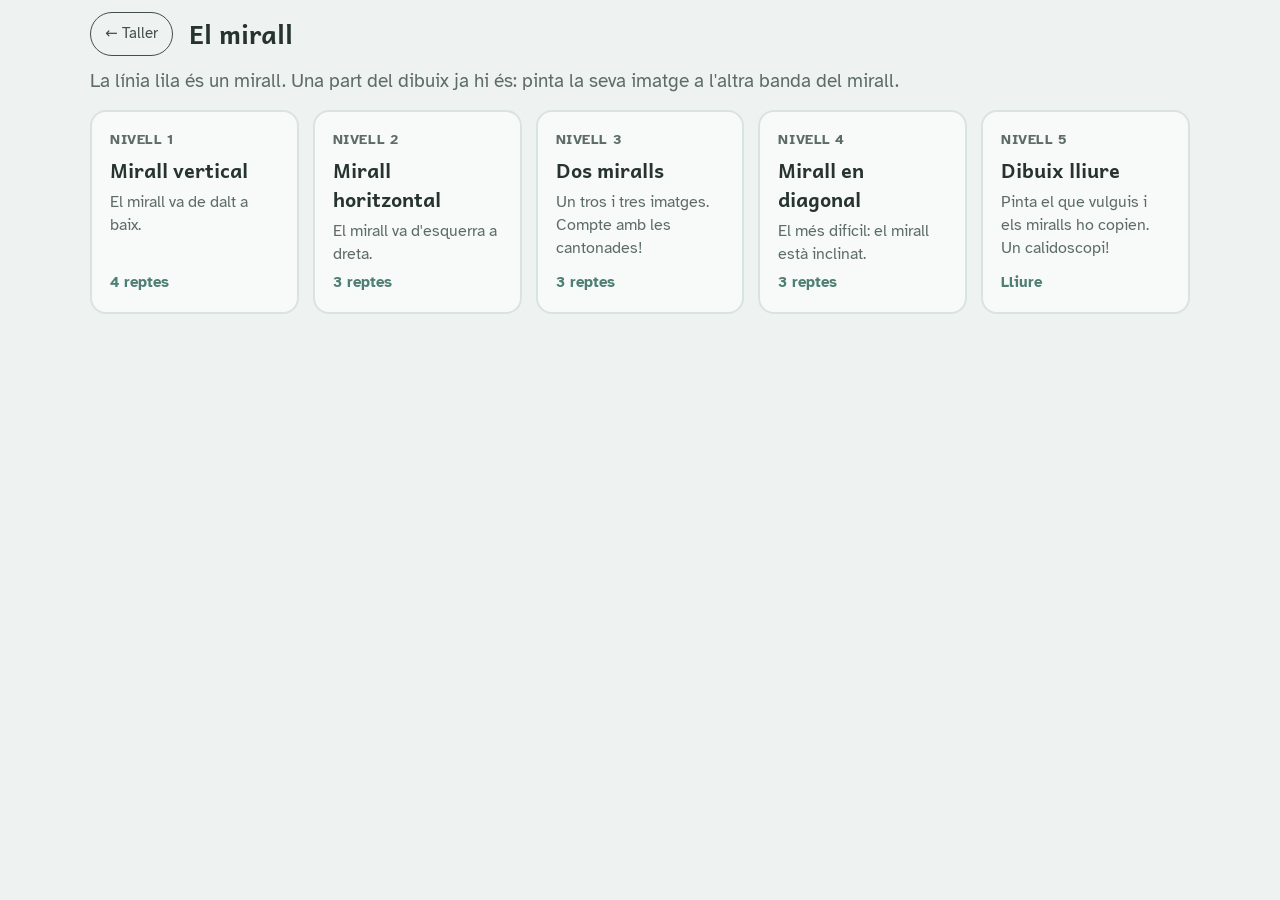
<file: public/taller/mirall.html>
<!doctype html>
<html lang="ca">
<head>
<meta charset="utf-8">
<meta name="viewport" content="width=device-width,initial-scale=1,viewport-fit=cover">
<meta name="robots" content="noindex,nofollow">
<meta name="theme-color" content="#eef2f1">
<meta name="apple-mobile-web-app-capable" content="yes">
<meta name="mobile-web-app-capable" content="yes">
<title>El mirall</title>
<link rel="manifest" href="manifest.webmanifest">
<meta name="apple-mobile-web-app-title" content="Taller">
<link rel="apple-touch-icon" href="../assets/icons/icon-180.png">
<link rel="icon" href="../assets/icons/icon-192.png">
<link rel="stylesheet" href="../assets/base.css">
<link rel="stylesheet" href="../assets/taller.css">
<style>
/* Quadrícula de 8×8 amb el mirall marcat. Una part ja està pintada; ell pinta l'altra tocant els quadrets. */
.play{display:grid;grid-template-columns:minmax(0,560px) minmax(220px,1fr);gap:16px;align-items:start}
@media (max-width:820px){.play{grid-template-columns:1fr}}
.gridWrap{position:relative;width:100%;max-width:560px;aspect-ratio:1/1}
.grid{display:grid;grid-template-columns:repeat(8,1fr);gap:3px;width:100%;height:100%;padding:3px;border-radius:14px;background:var(--rule-soft);touch-action:manipulation}
.sq{border:none;border-radius:6px;background:var(--paper);padding:0;min-width:0}
.sq.given{background:var(--sky)}
.sq.mine{background:var(--warm)}
.sq.locked{background:var(--surface)}
.sq.hintMiss{box-shadow:inset 0 0 0 4px var(--sky)}
.sq.hintExtra{box-shadow:inset 0 0 0 4px var(--warm);opacity:.6}
.axis{position:absolute;pointer-events:none;background:var(--plum);opacity:.85;border-radius:3px}
.axis.d{height:5px;left:0;top:0;transform-origin:0 50%;width:141.42%;transform:rotate(45deg)}
.side{display:flex;flex-direction:column;gap:12px}
.legend{display:flex;flex-wrap:wrap;gap:8px 16px;font-size:16px;color:var(--muted)}
.legend span::before{content:"";display:inline-block;width:16px;height:16px;border-radius:4px;margin-right:6px;vertical-align:-2px}
.legend .g::before{background:var(--sky)} .legend .m::before{background:var(--warm)} .legend .a::before{background:var(--plum);height:6px;vertical-align:4px}
</style>
</head>
<body>
<div class="wrap">
  <div class="top">
    <a class="volver" href="./">← Taller</a>
    <h1>El mirall</h1>
  </div>

  <section id="levelsView" class="wrap" style="gap:14px">
    <p class="muted">La línia lila és un mirall. Una part del dibuix ja hi és: pinta la seva imatge a l'altra banda del mirall.</p>
    <div class="levels" id="levels"></div>
  </section>

  <section id="playView" class="wrap" style="gap:14px" hidden>
    <div class="row" style="justify-content:space-between">
      <h2 id="levelName"></h2>
      <div class="dots" id="dots"></div>
    </div>
    <div class="stage">
      <div class="play">
        <div class="gridWrap"><div class="grid" id="grid"></div><div id="axes"></div></div>
        <div class="side">
          <p class="ask" id="ask"></p>
          <div class="legend"><span class="g">Ja pintat</span><span class="m">El que pintes tu</span><span class="a">Mirall</span></div>
          <div class="msg" id="msg" role="status" aria-live="polite"></div>
          <div class="row">
            <button class="btn primary" id="btnCheck" type="button">Comprova</button>
            <button class="btn primary" id="btnNext" type="button" hidden>Següent repte →</button>
            <button class="btn soft" id="btnHint" type="button">Una pista</button>
          </div>
          <div class="row">
            <button class="btn" id="btnClear" type="button">Esborra el que he pintat</button>
            <button class="btn" id="btnLevels" type="button">Tria nivell</button>
          </div>
        </div>
      </div>
    </div>
  </section>
</div>

<script src="../assets/taller.js"></script>
<script>
(function(){
  var GAME = "mirall", N = 8;
  var $ = function(id){ return document.getElementById(id); };

  // Dibuixos: files de text. '#' = quadret pintat. Només es fa servir la part de "font" de cada mirall.
  function cells(rows){ var out = []; rows.forEach(function(r, y){ for (var x = 0; x < r.length; x++) if (r[x] === "#") out.push([x, y]); }); return out; }

  var AX = {
    v:{ img:function(c){ return [[N - 1 - c[0], c[1]]]; }, src:function(c){ return c[0] < N / 2; }, text:"El mirall és vertical. Pinta la part de la dreta." },
    h:{ img:function(c){ return [[c[0], N - 1 - c[1]]]; }, src:function(c){ return c[1] < N / 2; }, text:"El mirall és horitzontal. Pinta la part de baix." },
    b:{ img:function(c){ return [[N - 1 - c[0], c[1]], [c[0], N - 1 - c[1]], [N - 1 - c[0], N - 1 - c[1]]]; }, src:function(c){ return c[0] < N / 2 && c[1] < N / 2; }, text:"Hi ha dos miralls. Pinta els altres tres trossos." },
    d:{ img:function(c){ return [[c[1], c[0]]]; }, src:function(c){ return c[1] >= c[0]; }, text:"El mirall va en diagonal. Pinta la part de dalt a la dreta." }
  };

  var LEVELS = [
    { name:"Mirall vertical", desc:"El mirall va de dalt a baix.", ch:[
      { ax:"v", p:cells(["....",".##.","####","####",".###","..##","...#","...."]) },
      { ax:"v", p:cells(["...#","..##",".###","####",".#..",".#.#",".#.#",".###"]) },
      { ax:"v", p:cells(["...#","..##","..##","..#.","..##",".###","#..#","...."]) },
      { ax:"v", p:cells(["..#.","...#","..##",".##.","####","#.##","#.#.","...#"]) }
    ]},
    { name:"Mirall horitzontal", desc:"El mirall va d'esquerra a dreta.", ch:[
      { ax:"h", p:cells(["...##...","..####..",".######.","########"]) },
      { ax:"h", p:cells(["#......#",".#....#.","..#..#..","...##..."]) },
      { ax:"h", p:cells(["........","##....#.","####.###","########"]) }
    ]},
    { name:"Dos miralls", desc:"Un tros i tres imatges. Compte amb les cantonades!", ch:[
      { ax:"b", p:cells(["#...",".#..","..##","..##"]) },
      { ax:"b", p:cells(["##..","#...","....","...#"]) },
      { ax:"b", p:cells(["..##",".#..","#..#","#.##"]) }
    ]},
    { name:"Mirall en diagonal", desc:"El més difícil: el mirall està inclinat.", ch:[
      { ax:"d", p:cells(["#.......","##......","#.#.....","#..#....","#...#...","#....#..","#######.","........"]) },
      { ax:"d", p:cells(["........","#.......","##......","..#.....","...#....","....#...",".....#..","######.."]) },
      { ax:"d", p:cells(["........","........","##......","##......","........","...##...","...##...","........"]) }
    ]},
    { name:"Dibuix lliure", desc:"Pinta el que vulguis i els miralls ho copien. Un calidoscopi!", free:true, ch:[ { ax:"b", p:[] } ] }
  ];

  var li, ci, ch, given, target, mine, solved, hintOn;
  function k(c){ return c[0] + "," + c[1]; }

  function showLevels(){
    $("playView").hidden = true; $("levelsView").hidden = false;
    Taller.levelCards($("levels"), GAME, LEVELS, function(l, c){ li = l; ci = c; start(); });
    window.scrollTo(0, 0);
  }

  function start(){
    $("levelsView").hidden = true; $("playView").hidden = false;
    var L = LEVELS[li]; ch = L.ch[ci];
    $("levelName").textContent = "Nivell " + (li + 1) + " · " + L.name;
    if (L.free) $("dots").innerHTML = ""; else Taller.dots($("dots"), L.ch.length, ci, function(i){ return Taller.done(GAME, "L" + li + "-" + i); });
    $("ask").textContent = L.free ? "Toca els quadrets de dalt a l'esquerra. Els miralls pintaran la resta." : AX[ch.ax].text;
    given = {}; target = {}; mine = {}; solved = false; hintOn = false;
    if (!L.free) Taller.begin(GAME, "L" + li + "-" + ci);
    var A = AX[ch.ax];
    ch.p.forEach(function(c){
      if (!A.src(c)) return;
      given[k(c)] = 1;
      A.img(c).forEach(function(m){ if (!given[k(m)]) target[k(m)] = 1; });
    });
    Object.keys(given).forEach(function(key){ delete target[key]; });   // quadrets damunt del mirall diagonal
    $("btnCheck").hidden = !!L.free; $("btnHint").hidden = !!L.free; $("btnNext").hidden = true;
    Taller.msg($("msg"), ""); drawAxes(); draw();
    window.scrollTo(0, 0);
  }

  function editable(c){
    var A = AX[ch.ax];
    if (LEVELS[li].free) return A.src(c);
    return !A.src(c);
  }

  function draw(){
    var g = $("grid"); g.innerHTML = "";
    var free = LEVELS[li].free, A = AX[ch.ax];
    for (var y = 0; y < N; y++) for (var x = 0; x < N; x++){
      var c = [x, y], key = k(c), b = document.createElement("button"); b.type = "button";
      var cls = "sq";
      if (free){
        var on = mine[key] || (Object.keys(mine).some(function(m){ var p = m.split(",").map(Number); return A.img(p).some(function(q){ return k(q) === key; }); }));
        if (on) cls += A.src(c) ? " mine" : " given";
        else if (!A.src(c)) cls += " locked";
      } else {
        if (given[key]) cls += " given";
        else if (mine[key]) cls += " mine";
        if (hintOn && !solved){ if (target[key] && !mine[key]) cls += " hintMiss"; if (mine[key] && !target[key]) cls += " hintExtra"; }
      }
      b.className = cls;
      b.setAttribute("aria-label", "Quadret " + (x + 1) + ", " + (y + 1) + (given[key] ? ", ja pintat" : (mine[key] ? ", pintat per tu" : "")));
      (function(c, key){ b.addEventListener("click", function(){ tap(c, key); }); })(c, key);
      g.appendChild(b);
    }
  }

  function drawAxes(){
    var box = $("axes"); box.innerHTML = "";
    function bar(style, cls){ var d = document.createElement("div"); d.className = "axis" + (cls ? " " + cls : ""); d.setAttribute("style", style); box.appendChild(d); }
    if (ch.ax === "v" || ch.ax === "b") bar("left:calc(50% - 3px);top:-6px;bottom:-6px;width:6px");
    if (ch.ax === "h" || ch.ax === "b") bar("top:calc(50% - 3px);left:-6px;right:-6px;height:6px");
    if (ch.ax === "d") bar("", "d");
  }

  function tap(c, key){
    if (solved || given[key] || !editable(c)) {
      if (!solved && !LEVELS[li].free && !given[key]) Taller.msg($("msg"), "Aquesta banda ja està feta. Pinta a l'altra banda del mirall.", "think");
      return;
    }
    if (mine[key]) delete mine[key]; else mine[key] = 1;
    Taller.msg($("msg"), ""); draw();
  }

  function check(){
    if (solved) return;
    var miss = Object.keys(target).filter(function(t){ return !mine[t]; }).length;
    var extra = Object.keys(mine).filter(function(m){ return !target[m]; }).length;
    if (!miss && !extra){
      solved = true; hintOn = false; Taller.markDone(GAME, "L" + li + "-" + ci);
      var last = ci === LEVELS[li].ch.length - 1;
      Taller.msg($("msg"), Taller.praise() + " El dibuix és simètric." + (last ? " Has acabat el nivell!" : ""), "good");
      $("btnNext").hidden = false; $("btnNext").textContent = last ? "Tria un altre nivell" : "Següent repte →";
      $("btnCheck").hidden = true;
      Taller.dots($("dots"), LEVELS[li].ch.length, ci, function(i){ return Taller.done(GAME, "L" + li + "-" + i); });
      draw(); return;
    }
    Taller.tried();
    var parts = [];
    if (miss) parts.push(miss === 1 ? "falta 1 quadret" : "falten " + miss + " quadrets");
    if (extra) parts.push(extra === 1 ? "n'hi ha 1 que no va" : "n'hi ha " + extra + " que no van");
    Taller.msg($("msg"), "Gairebé! " + parts.join(" i ") + ". Si vols, demana una pista.", "think");
  }

  $("btnCheck").addEventListener("click", check);
  $("btnHint").addEventListener("click", function(){
    if (solved) return;
    hintOn = true; Taller.hinted(); draw();
    Taller.msg($("msg"), "Pista: el contorn blau marca on falta pintar i el taronja clar, el que sobra. Compta quants quadrets hi ha fins al mirall a cada banda.", "think");
  });
  $("btnClear").addEventListener("click", function(){ if (!solved){ mine = {}; hintOn = false; Taller.msg($("msg"), ""); draw(); } });
  $("btnNext").addEventListener("click", function(){ if (ci < LEVELS[li].ch.length - 1){ ci++; start(); } else showLevels(); });
  $("btnLevels").addEventListener("click", showLevels);
  showLevels();
})();
</script>
</body>
</html>
</file>
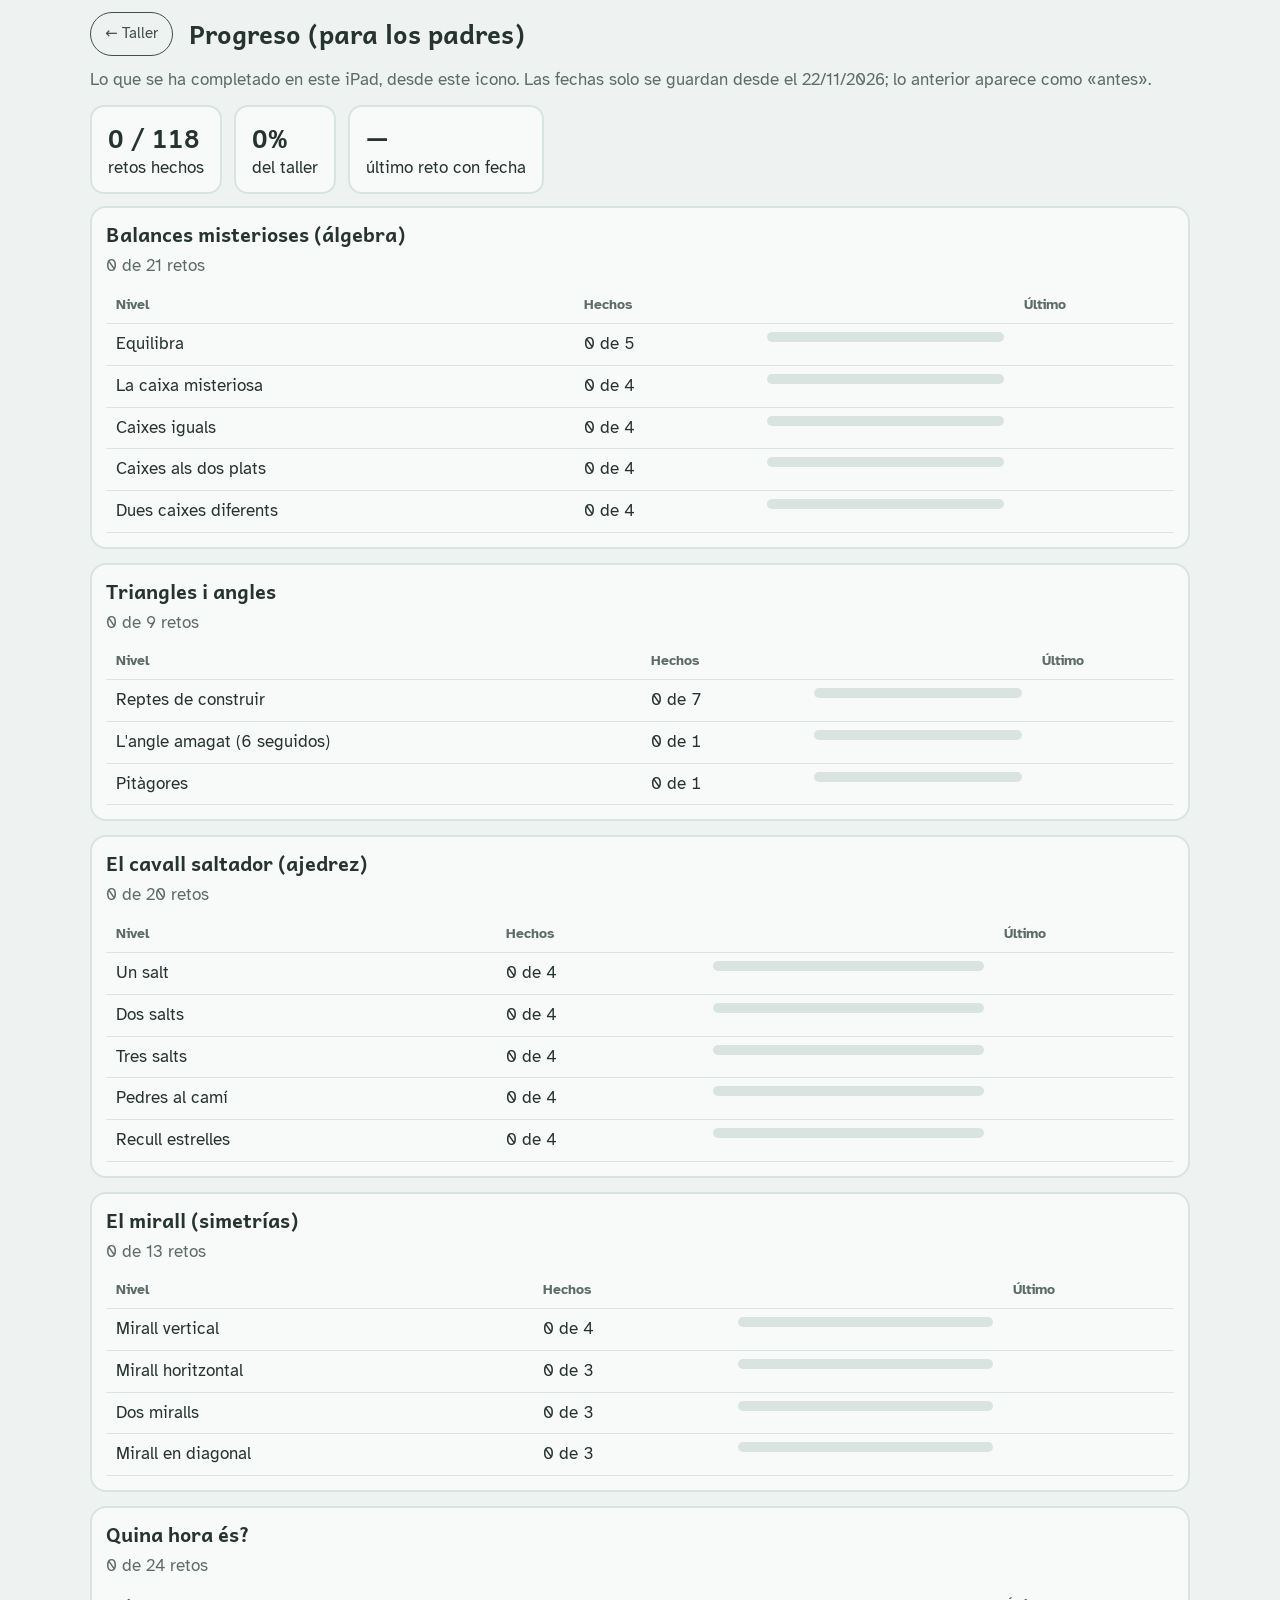
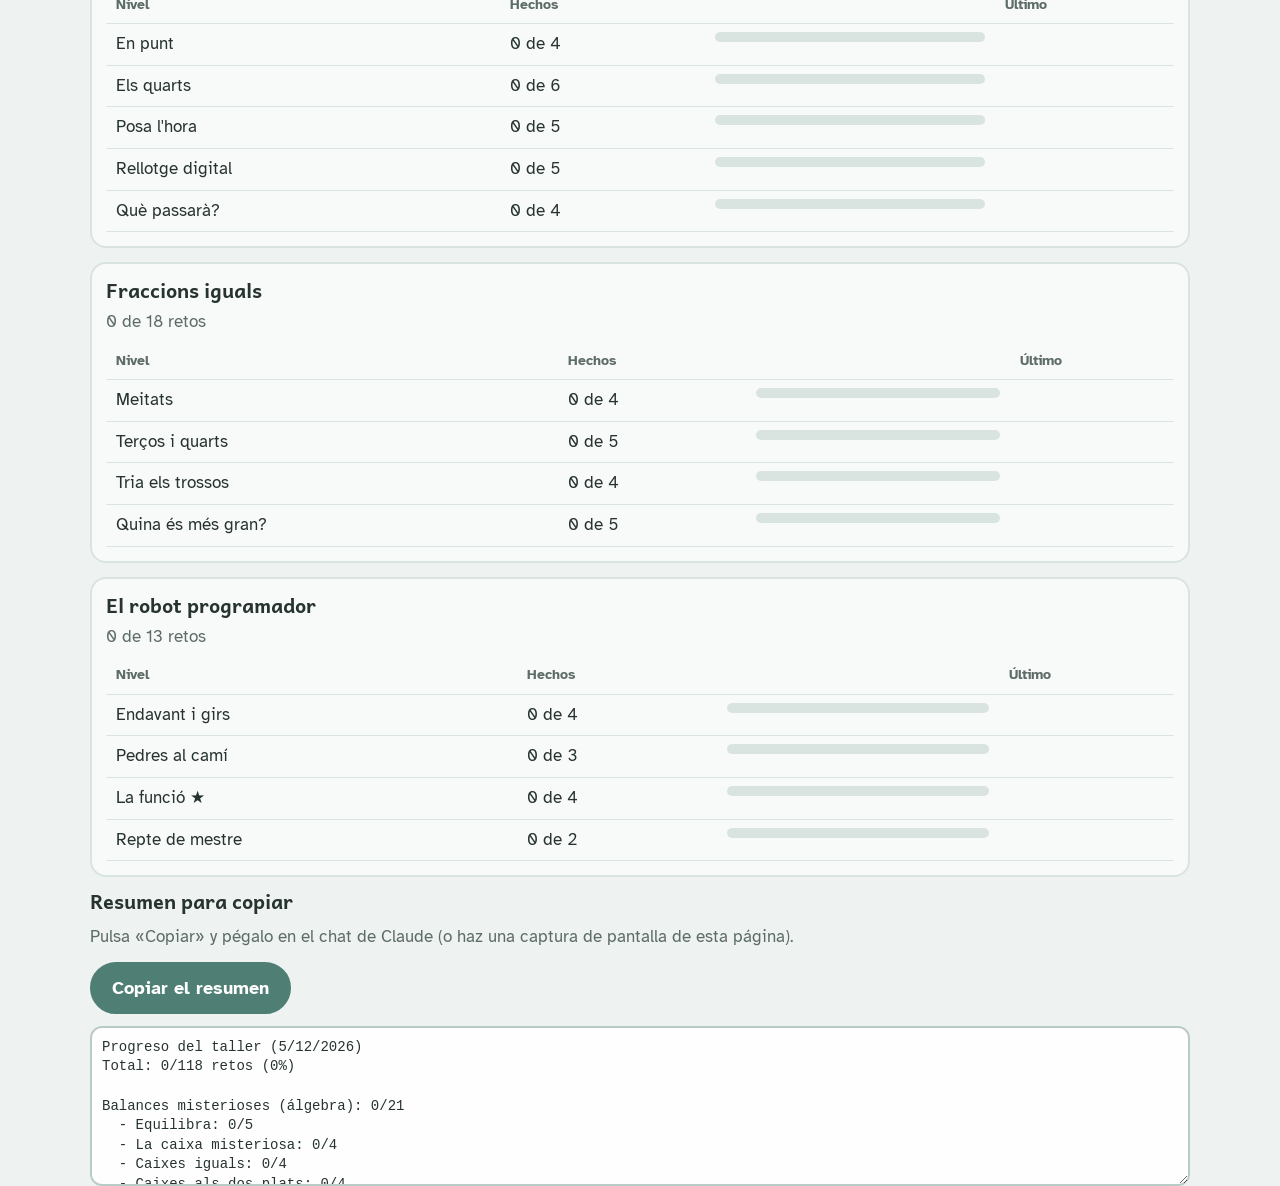
<file: public/taller/progres.html>
<!doctype html>
<html lang="es">
<head>
<meta charset="utf-8">
<meta name="viewport" content="width=device-width,initial-scale=1,viewport-fit=cover">
<meta name="robots" content="noindex,nofollow">
<meta name="theme-color" content="#eef2f1">
<meta name="apple-mobile-web-app-capable" content="yes">
<title>Progreso del taller</title>
<link rel="manifest" href="manifest.webmanifest">
<meta name="apple-mobile-web-app-title" content="Taller">
<link rel="apple-touch-icon" href="../assets/icons/icon-180.png">
<link rel="icon" href="../assets/icons/icon-192.png">
<link rel="stylesheet" href="../assets/base.css">
<link rel="stylesheet" href="../assets/taller.css">
<style>
/* Página para los padres (en castellano): qué retos están hechos en cada juego, leído de este iPad. */
body{font-size:17px}
.summary{display:flex;flex-wrap:wrap;gap:12px}
.summary div{background:var(--surface);border:2px solid var(--rule-soft);border-radius:14px;padding:12px 16px}
.summary b{display:block;font-family:var(--font-display);font-size:1.6rem;font-variant-numeric:tabular-nums}
table{width:100%;border-collapse:collapse;font-variant-numeric:tabular-nums}
th,td{text-align:left;padding:8px 10px;border-bottom:1px solid var(--rule-soft);vertical-align:top}
th{font-size:14px;color:var(--muted);font-weight:700}
td.n{white-space:nowrap}
.game{background:var(--surface);border:2px solid var(--rule-soft);border-radius:var(--radius);padding:14px;display:flex;flex-direction:column;gap:8px;overflow-x:auto}
.bar{height:10px;border-radius:6px;background:var(--rule-soft);overflow:hidden;min-width:80px}
.bar span{display:block;height:100%;background:var(--accent)}
textarea{width:100%;min-height:160px;font:14px/1.4 ui-monospace,monospace;border-radius:12px;border:2px solid var(--rule);padding:10px;background:var(--paper);color:var(--fg)}
</style>
</head>
<body>
<div class="wrap">
  <div class="top">
    <a class="volver" href="./">← Taller</a>
    <h1>Progreso (para los padres)</h1>
  </div>
  <p class="muted">Lo que se ha completado en este iPad, desde este icono. Las fechas solo se guardan desde el 22/11/2026; lo anterior aparece como «antes».</p>
  <div class="summary" id="summary"></div>
  <div id="games" class="wrap" style="gap:14px"></div>
  <h2>Resumen para copiar</h2>
  <p class="muted">Pulsa «Copiar» y pégalo en el chat de Claude (o haz una captura de pantalla de esta página).</p>
  <div class="row"><button class="btn primary" id="copy" type="button">Copiar el resumen</button><span id="copied" class="muted"></span></div>
  <textarea id="txt" readonly aria-label="Resumen del progreso"></textarea>
</div>
<script src="../assets/taller.js"></script>
<script>
(function(){
  // Catálogo: juego → niveles (nombre, número de retos, prefijo de id)
  function L(names, counts){ return names.map(function(n, i){ return { name:n, ids:Array.from({ length:counts[i] }, function(_, c){ return "L" + i + "-" + c; }) }; }); }
  var GAMES = [
    { id:"balances", name:"Balances misterioses (álgebra)", levels:L(["Equilibra","La caixa misteriosa","Caixes iguals","Caixes als dos plats","Dues caixes diferents"], [5,4,4,4,4]) },
    { id:"triangles", name:"Triangles i angles", levels:[
      { name:"Reptes de construir", ids:["r0","r1","r2","r3","r4","r5","r6"] },
      { name:"L'angle amagat (6 seguidos)", ids:["amagat"] },
      { name:"Pitàgores", ids:["pitagores"] } ] },
    { id:"cavall", name:"El cavall saltador (ajedrez)", levels:L(["Un salt","Dos salts","Tres salts","Pedres al camí","Recull estrelles"], [4,4,4,4,4]) },
    { id:"mirall", name:"El mirall (simetrías)", levels:L(["Mirall vertical","Mirall horitzontal","Dos miralls","Mirall en diagonal"], [4,3,3,3]) },
    { id:"rellotge", name:"Quina hora és?", levels:L(["En punt","Els quarts","Posa l'hora","Rellotge digital","Què passarà?"], [4,6,5,5,4]) },
    { id:"fraccions", name:"Fraccions iguals", levels:L(["Meitats","Terços i quarts","Tria els trossos","Quina és més gran?"], [4,5,4,5]) },
    { id:"robot", name:"El robot programador", levels:L(["Endavant i girs","Pedres al camí","La funció ★","Repte de mestre"], [4,3,4,2]) }
  ];
  var data = Taller.all();
  function d(v){ if (typeof v !== "string") return null; var t = new Date(v); return isNaN(t) ? null : t; }
  function fmt(t){ return t ? t.toLocaleDateString("es-ES", { day:"numeric", month:"short" }) + " " + t.toLocaleTimeString("es-ES", { hour:"2-digit", minute:"2-digit" }) : "antes"; }

  var total = 0, done = 0, dates = [], lines = ["Progreso del taller (" + new Date().toLocaleDateString("es-ES") + ")"];
  var box = document.getElementById("games");
  GAMES.forEach(function(g){
    var gd = data[g.id] || {}, gTot = 0, gDone = 0, last = null;
    var card = document.createElement("section"); card.className = "game";
    var rows = "";
    lines.push("", g.name + ":");
    g.levels.forEach(function(lv){
      var n = lv.ids.filter(function(id){ return gd[id]; }).length;
      var lastLv = null; lv.ids.forEach(function(id){ var t = d(gd[id]); if (t){ dates.push(t); if (!lastLv || t > lastLv) lastLv = t; } });
      if (lastLv && (!last || lastLv > last)) last = lastLv;
      gTot += lv.ids.length; gDone += n;
      rows += "<tr><td></td><td class='n'>" + n + " de " + lv.ids.length + "</td><td><div class='bar'><span style='width:" + (n / lv.ids.length * 100) + "%'></span></div></td><td class='n'>" + (n ? fmt(lastLv) : "") + "</td></tr>";
      lines.push("  - " + lv.name + ": " + n + "/" + lv.ids.length + (n === lv.ids.length ? " (completo)" : "") + (lastLv ? " · último " + fmt(lastLv) : ""));
    });
    total += gTot; done += gDone;
    card.innerHTML = "<h2></h2><p class='muted'></p><table><thead><tr><th>Nivel</th><th>Hechos</th><th></th><th>Último</th></tr></thead><tbody>" + rows + "</tbody></table>";
    card.querySelector("h2").textContent = g.name;
    card.querySelector("p").textContent = gDone + " de " + gTot + " retos" + (gDone === gTot ? " · ¡todo completo!" : "");
    var tds = card.querySelectorAll("tbody tr td:first-child");
    g.levels.forEach(function(lv, i){ tds[i].textContent = lv.name; });
    box.appendChild(card);
    lines[lines.indexOf(g.name + ":")] = g.name + ": " + gDone + "/" + gTot;
  });
  var first = dates.length ? new Date(Math.min.apply(null, dates)) : null;
  var lastAll = dates.length ? new Date(Math.max.apply(null, dates)) : null;
  document.getElementById("summary").innerHTML =
    "<div><b>" + done + " / " + total + "</b>retos hechos</div>" +
    "<div><b>" + Math.round(done / total * 100) + "%</b>del taller</div>" +
    "<div><b>" + (lastAll ? fmt(lastAll) : "—") + "</b>último reto con fecha</div>";
  lines.splice(1, 0, "Total: " + done + "/" + total + " retos (" + Math.round(done / total * 100) + "%)" + (first ? " · con fecha desde " + fmt(first) : ""));
  var txt = document.getElementById("txt"); txt.value = lines.join("\n");
  document.getElementById("copy").addEventListener("click", function(){
    var ok = function(){ document.getElementById("copied").textContent = "Copiado"; };
    if (navigator.clipboard && navigator.clipboard.writeText) navigator.clipboard.writeText(txt.value).then(ok, function(){ txt.select(); });
    else { txt.select(); try { document.execCommand("copy"); ok(); } catch(e){} }
  });
})();
</script>
</body>
</html>
</file>
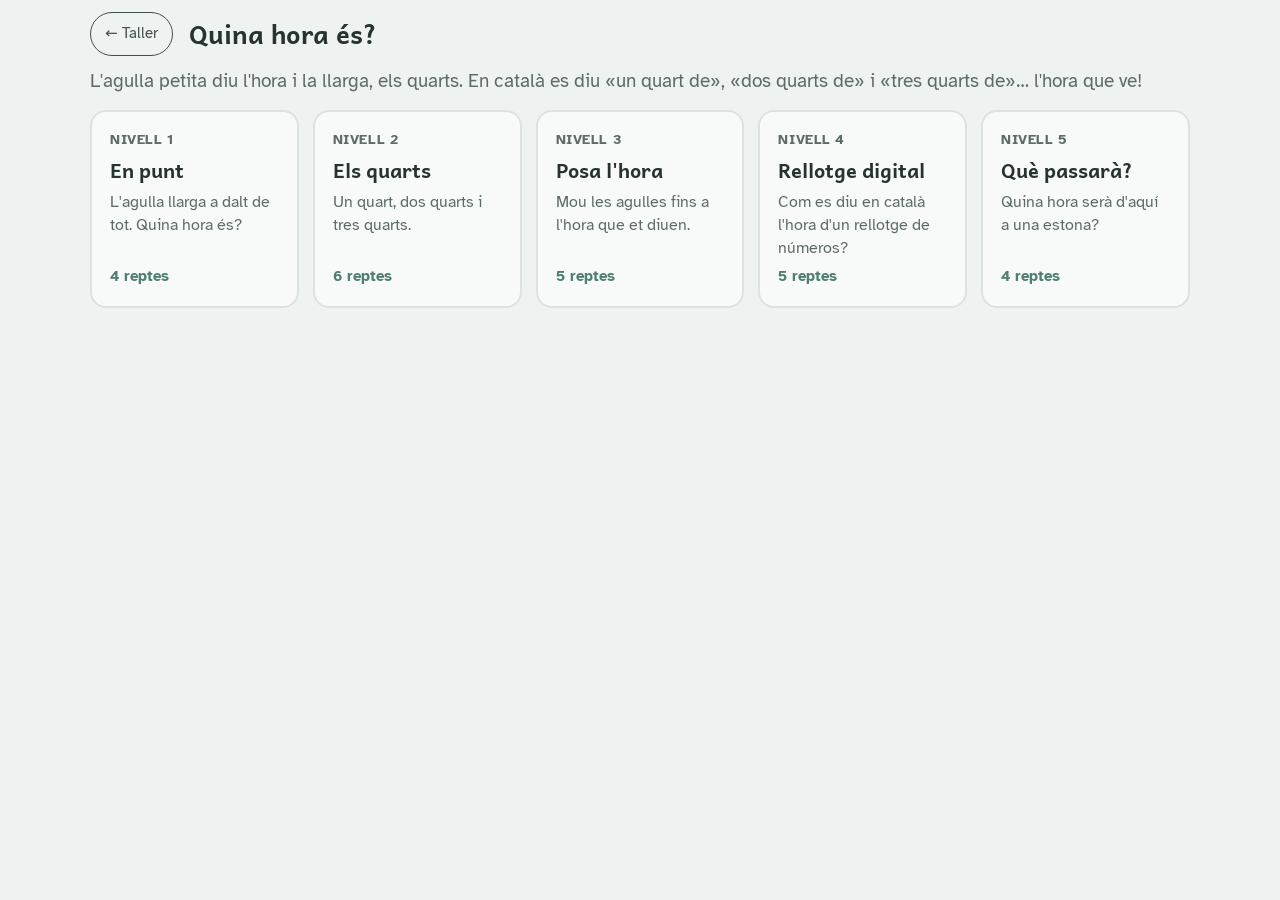
<file: public/taller/rellotge.html>
<!doctype html>
<html lang="ca">
<head>
<meta charset="utf-8">
<meta name="viewport" content="width=device-width,initial-scale=1,viewport-fit=cover">
<meta name="robots" content="noindex,nofollow">
<meta name="theme-color" content="#eef2f1">
<meta name="apple-mobile-web-app-capable" content="yes">
<meta name="mobile-web-app-capable" content="yes">
<title>Quina hora és?</title>
<link rel="manifest" href="manifest.webmanifest">
<meta name="apple-mobile-web-app-title" content="Taller">
<link rel="apple-touch-icon" href="../assets/icons/icon-180.png">
<link rel="icon" href="../assets/icons/icon-192.png">
<link rel="stylesheet" href="../assets/base.css">
<link rel="stylesheet" href="../assets/taller.css">
<style>
/* Rellotge de busques a l'esquerra; a la dreta, la pregunta i les respostes o els botons per moure'l. */
.play{display:grid;grid-template-columns:minmax(0,420px) minmax(240px,1fr);gap:20px;align-items:start}
@media (max-width:820px){.play{grid-template-columns:1fr}}
.clock{width:100%;max-width:420px;height:auto;display:block;margin:0 auto;touch-action:none}
.clock.set{cursor:grab}
.side{display:flex;flex-direction:column;gap:12px}
.opts{display:flex;flex-direction:column;gap:10px}
.opt{min-height:56px;border-radius:16px;border:2px solid var(--rule);background:var(--paper);font-size:20px;font-weight:700;text-align:left;padding:8px 18px}
.opt.good{background:var(--accent-soft);border-color:var(--accent)}
.opt.tried{opacity:.5}
.digital{font-family:var(--font-display);font-size:2.6rem;font-weight:700;text-align:center;font-variant-numeric:tabular-nums;background:var(--paper);border:2px solid var(--rule-soft);border-radius:16px;padding:6px 18px;align-self:flex-start}
.moves{display:grid;grid-template-columns:repeat(4,auto);gap:8px;justify-content:start}
@media (max-width:420px){.moves{grid-template-columns:repeat(2,auto)}}
.say{font-family:var(--font-display);font-size:1.5rem;font-weight:700;color:var(--accent)}
</style>
</head>
<body>
<div class="wrap">
  <div class="top">
    <a class="volver" href="./">← Taller</a>
    <h1>Quina hora és?</h1>
  </div>

  <section id="levelsView" class="wrap" style="gap:14px">
    <p class="muted">L'agulla petita diu l'hora i la llarga, els quarts. En català es diu «un quart de», «dos quarts de» i «tres quarts de»… l'hora que ve!</p>
    <div class="levels" id="levels"></div>
  </section>

  <section id="playView" class="wrap" style="gap:14px" hidden>
    <div class="row" style="justify-content:space-between">
      <h2 id="levelName"></h2>
      <div class="dots" id="dots"></div>
    </div>
    <div class="stage">
      <div class="play">
        <div><svg class="clock" id="clock" viewBox="0 0 300 300" role="img" aria-label="Rellotge"></svg></div>
        <div class="side" id="side"></div>
      </div>
    </div>
  </section>
</div>

<script src="../assets/taller.js"></script>
<script>
(function(){
  var GAME = "rellotge";
  var $ = function(id){ return document.getElementById(id); };
  var NAMES = ["dotze","una","dues","tres","quatre","cinc","sis","set","vuit","nou","deu","onze","dotze"];

  function hourOf(t){ var h = Math.floor(t / 60) % 12; return h === 0 ? 12 : h; }
  function de(n){ return (n === 1 || n === 11) ? "d'" + NAMES[n] : "de " + NAMES[n]; }
  // Frase en català d'una hora (minuts 0, 15, 30 o 45)
  function frase(t){
    t = ((t % 720) + 720) % 720;
    var h = hourOf(t), m = t % 60, next = h === 12 ? 1 : h + 1;
    if (m === 0) return h === 1 ? "És la una en punt" : "Són les " + NAMES[h] + " en punt";
    if (m === 15) return "És un quart " + de(next);
    if (m === 30) return "Són dos quarts " + de(next);
    return "Són tres quarts " + de(next);
  }
  function digital(t){ t = ((t % 720) + 720) % 720; var m = t % 60; return hourOf(t) + ":" + (m < 10 ? "0" : "") + m; }
  function rnd(n){ return Math.floor(Math.random() * n); }
  function randTime(quarters){ return (rnd(12)) * 60 + (quarters ? 15 * rnd(4) : 0); }

  function rounds(n){ var a = []; for (var i = 0; i < n; i++) a.push(i); return a; }
  var LEVELS = [
    { name:"En punt", desc:"L'agulla llarga a dalt de tot. Quina hora és?", mode:"read", q:false, ch:rounds(4) },
    { name:"Els quarts", desc:"Un quart, dos quarts i tres quarts.", mode:"read", q:true, ch:rounds(6) },
    { name:"Posa l'hora", desc:"Mou les agulles fins a l'hora que et diuen.", mode:"set", ch:rounds(5) },
    { name:"Rellotge digital", desc:"Com es diu en català l'hora d'un rellotge de números?", mode:"digital", ch:rounds(5) },
    { name:"Què passarà?", desc:"Quina hora serà d'aquí a una estona?", mode:"later", ch:rounds(4) }
  ];
  var LATER = [[15, "un quart"], [30, "mitja hora"], [60, "una hora"], [45, "tres quarts d'hora"]];

  var li, ci, t, target, solved, setMode;

  // ---------- rellotge ----------
  var svg = $("clock");
  (function face(){
    var s = '<circle cx="150" cy="150" r="140" fill="var(--paper)" stroke="var(--rule)" stroke-width="6"/>';
    for (var i = 0; i < 60; i++){
      var a = i * 6 * Math.PI / 180, r1 = i % 5 ? 128 : 120, r2 = 134;
      s += '<line x1="' + (150 + r1 * Math.sin(a)) + '" y1="' + (150 - r1 * Math.cos(a)) + '" x2="' + (150 + r2 * Math.sin(a)) + '" y2="' + (150 - r2 * Math.cos(a)) + '" stroke="var(--muted)" stroke-width="' + (i % 5 ? 1.5 : 3) + '"/>';
    }
    for (var n = 1; n <= 12; n++){
      var b = n * 30 * Math.PI / 180;
      s += '<text x="' + (150 + 100 * Math.sin(b)) + '" y="' + (150 - 100 * Math.cos(b) + 9) + '" text-anchor="middle" font-size="26" font-weight="700" font-family="Andika, sans-serif" fill="var(--fg)">' + n + '</text>';
    }
    s += '<line id="hh" x1="150" y1="150" x2="150" y2="85" stroke="var(--fg)" stroke-width="10" stroke-linecap="round"/>';
    s += '<line id="mh" x1="150" y1="150" x2="150" y2="40" stroke="var(--accent)" stroke-width="6" stroke-linecap="round"/>';
    s += '<circle cx="150" cy="150" r="8" fill="var(--fg)"/>';
    svg.innerHTML = s;
  })();
  function drawClock(){
    var tt = ((t % 720) + 720) % 720;
    $("hh").setAttribute("transform", "rotate(" + (tt / 720 * 360) + " 150 150)");
    $("mh").setAttribute("transform", "rotate(" + ((tt % 60) / 60 * 360) + " 150 150)");
    svg.setAttribute("aria-label", "Rellotge que marca " + digital(tt));
  }

  // Arrossegar l'agulla llarga (l'agulla petita la segueix, com en un rellotge de veritat)
  var dragging = false;
  function angleFrom(e){
    var pt = svg.createSVGPoint(); pt.x = e.clientX; pt.y = e.clientY;
    var p = pt.matrixTransform(svg.getScreenCTM().inverse());
    var a = Math.atan2(p.x - 150, 150 - p.y) * 180 / Math.PI; return (a + 360) % 360;
  }
  function moveTo(e){
    var m = Math.round(angleFrom(e) / 30) * 5 % 60, cur = ((t % 60) + 60) % 60, d = m - cur;
    if (d > 30) d -= 60; if (d < -30) d += 60;
    if (d){ t = (t + d + 720) % 720; drawClock(); clearMsg(); }
  }
  svg.addEventListener("pointerdown", function(e){ if (!setMode || solved) return; e.preventDefault(); dragging = true; try { svg.setPointerCapture(e.pointerId); } catch(err){} moveTo(e); });
  svg.addEventListener("pointermove", function(e){ if (dragging) moveTo(e); });
  ["pointerup","pointercancel"].forEach(function(ev){ svg.addEventListener(ev, function(){ dragging = false; }); });

  // ---------- nivells ----------
  function showLevels(){
    $("playView").hidden = true; $("levelsView").hidden = false;
    Taller.levelCards($("levels"), GAME, LEVELS, function(l, c){ li = l; ci = c; start(); });
    window.scrollTo(0, 0);
  }
  function dots(){ Taller.dots($("dots"), LEVELS[li].ch.length, ci, function(i){ return Taller.done(GAME, "L" + li + "-" + i); }); }
  var msgEl;
  function clearMsg(){ if (msgEl) Taller.msg(msgEl, ""); }

  function start(){
    $("levelsView").hidden = true; $("playView").hidden = false;
    var L = LEVELS[li]; solved = false; setMode = false;
    Taller.begin(GAME, "L" + li + "-" + ci);
    $("levelName").textContent = "Nivell " + (li + 1) + " · " + L.name; dots();
    var side = $("side"); side.innerHTML = "";
    var ask = document.createElement("p"); ask.className = "ask"; side.appendChild(ask);
    var body = document.createElement("div"); body.className = "side"; side.appendChild(body);
    msgEl = document.createElement("div"); msgEl.className = "msg"; msgEl.setAttribute("role", "status"); msgEl.setAttribute("aria-live", "polite"); side.appendChild(msgEl);
    var btns = document.createElement("div"); btns.className = "row"; side.appendChild(btns);
    var next = button("Següent →", "btn primary", function(){ if (ci < L.ch.length - 1){ ci++; start(); } else showLevels(); });
    next.hidden = true;
    var back = button("Tria nivell", "btn", showLevels);

    function win(extra){
      solved = true; Taller.markDone(GAME, "L" + li + "-" + ci); dots();
      var last = ci === L.ch.length - 1;
      Taller.msg(msgEl, Taller.praise() + (extra ? " " + extra : "") + (last ? " Has acabat el nivell!" : ""), "good");
      next.hidden = false; next.textContent = last ? "Tria un altre nivell" : "Següent →";
      svg.classList.remove("set"); setMode = false;
    }

    if (L.mode === "read" || L.mode === "digital"){
      t = randTime(L.mode === "digital" ? true : L.q);
      if (L.mode === "read" && L.q && t % 60 === 0) t += 15 * (1 + rnd(3));
      drawClock();
      if (L.mode === "digital"){
        ask.textContent = "Com es diu aquesta hora?";
        var dg = document.createElement("div"); dg.className = "digital"; dg.textContent = digital(t); body.appendChild(dg);
        svg.style.visibility = "hidden";
      } else { ask.textContent = "Quina hora marca el rellotge?"; svg.style.visibility = "visible"; }
      var right = frase(t), opts = [right];
      var cand = [t + 60, t - 60, t + 15, t - 15, t + 30, t + 45].map(frase).filter(function(f){ return f !== right; });
      while (opts.length < 3 && cand.length){ var pick = cand.splice(rnd(cand.length), 1)[0]; if (opts.indexOf(pick) < 0) opts.push(pick); }
      opts.sort(function(){ return Math.random() - .5; });
      var box = document.createElement("div"); box.className = "opts"; body.appendChild(box);
      opts.forEach(function(o){
        var b = button(o, "opt", function(){
          if (solved) return;
          if (o === right){ b.classList.add("good"); win(L.mode === "digital" ? "" : ""); if (L.mode === "digital"){ svg.style.visibility = "visible"; } }
          else { Taller.tried(); b.classList.add("tried"); Taller.msg(msgEl, L.mode === "digital" ? "No és aquesta. Pensa on seria l'agulla llarga: als minuts :15 és un quart, als :30 dos quarts i als :45 tres quarts. I amb els quarts es diu l'hora que ve." : hintFor(t, true), "think"); }
        });
        box.appendChild(b);
      });
    } else {
      setMode = true; svg.classList.add("set"); svg.style.visibility = "visible";
      if (L.mode === "set"){
        target = randTime(true); t = 0;
        ask.textContent = "Posa el rellotge a: " + frase(target).replace(/^(És|Són) /, "").replace(/^la una/, "la una");
        var say = document.createElement("p"); say.className = "say"; say.textContent = frase(target) + "."; body.appendChild(say);
        ask.textContent = "Posa el rellotge a aquesta hora:";
      } else {
        var start0 = randTime(true), add = LATER[ci % LATER.length];
        t = start0; target = start0 + add[0];
        ask.textContent = frase(start0) + ". Quina hora serà d'aquí a " + add[1] + "? Mou el rellotge.";
      }
      drawClock();
      body.insertAdjacentHTML("beforeend", '<p class="muted" style="font-size:16px">Arrossega l\'agulla llarga amb el dit, o fes servir els botons.</p>');
      var mv = document.createElement("div"); mv.className = "moves"; body.appendChild(mv);
      [["−1 hora", -60], ["−5 min", -5], ["+5 min", 5], ["+1 hora", 60]].forEach(function(p){
        mv.appendChild(button(p[0], "btn soft", function(){ if (solved) return; t = (t + p[1] + 720) % 720; drawClock(); clearMsg(); }));
      });
      btns.appendChild(button("Comprova", "btn primary", function(){
        if (solved) return;
        if (((t - target) % 720 + 720) % 720 === 0) win("El rellotge marca " + digital(t) + ".");
        else { Taller.tried(); } if (!solved) Taller.msg(msgEl, "Encara no. Ara el rellotge diu: «" + frase(t) + "». " + hintFor(target), "think");
      }));
    }
    btns.appendChild(next); btns.appendChild(back);
    window.scrollTo(0, 0);
  }

  function hintFor(tt, reading){
    tt = ((tt % 720) + 720) % 720;
    var m = tt % 60;
    var pos = m === 0 ? "a dalt de tot, al 12: en punt" : (m === 15 ? "al 3: un quart" : (m === 30 ? "al 6: dos quarts" : "al 9: tres quarts"));
    var s = "Pista: l'agulla llarga " + (reading ? "és " : "ha d'estar ") + pos + ".";
    if (m) s += " I recorda: amb els quarts es diu l'hora que ve.";
    return s;
  }

  function button(text, cls, fn){ var b = document.createElement("button"); b.type = "button"; b.className = cls; b.textContent = text; b.addEventListener("click", fn); return b; }

  window.__rellotge = { frase:frase };
  showLevels();
})();
</script>
</body>
</html>
</file>
<file: assets/base.css>
/* Ajudaescolar · base común
   Fuentes alojadas en la propia web (sin depender de otros dominios, que el modo infantil del iPad puede bloquear).
   Licencia de las fuentes: SIL Open Font License (ver assets/fonts/OFL-*.txt). */

@font-face{font-family:"Andika";font-style:normal;font-weight:400;font-display:swap;src:url("fonts/Andika-Regular.woff2") format("woff2")}
@font-face{font-family:"Andika";font-style:normal;font-weight:700;font-display:swap;src:url("fonts/Andika-Bold.woff2") format("woff2")}
@font-face{font-family:"Atkinson Hyperlegible";font-style:normal;font-weight:400;font-display:swap;src:url("fonts/AtkinsonHyperlegible-Regular.woff2") format("woff2")}
@font-face{font-family:"Atkinson Hyperlegible";font-style:normal;font-weight:700;font-display:swap;src:url("fonts/AtkinsonHyperlegible-Bold.woff2") format("woff2")}

html{
  -webkit-text-size-adjust:100%;
  text-size-adjust:100%;
  overscroll-behavior:none;          /* sin "rebote" de la página al llegar al final */
  -webkit-tap-highlight-color:transparent;
}
body{margin:0}

/* Enlace de vuelta al inicio: en modo "pantalla de inicio" no hay botón Atrás del navegador */
.volver{
  display:inline-flex;align-items:center;gap:8px;min-height:44px;padding:0 14px;border-radius:999px;
  text-decoration:none;color:inherit;border:1.5px solid currentColor;opacity:.75;font-size:15px;align-self:flex-start;
}
.volver:focus-visible{outline:3px solid currentColor;outline-offset:2px}
</file>
<file: public/assets/base.css>
/* Ajudaescolar · base común
   Fuentes alojadas en la propia web (sin depender de otros dominios, que el modo infantil del iPad puede bloquear).
   Licencia de las fuentes: SIL Open Font License (ver assets/fonts/OFL-*.txt). */

@font-face{font-family:"Andika";font-style:normal;font-weight:400;font-display:swap;src:url("fonts/Andika-Regular.woff2") format("woff2")}
@font-face{font-family:"Andika";font-style:normal;font-weight:700;font-display:swap;src:url("fonts/Andika-Bold.woff2") format("woff2")}
@font-face{font-family:"Atkinson Hyperlegible";font-style:normal;font-weight:400;font-display:swap;src:url("fonts/AtkinsonHyperlegible-Regular.woff2") format("woff2")}
@font-face{font-family:"Atkinson Hyperlegible";font-style:normal;font-weight:700;font-display:swap;src:url("fonts/AtkinsonHyperlegible-Bold.woff2") format("woff2")}

html{
  -webkit-text-size-adjust:100%;
  text-size-adjust:100%;
  overscroll-behavior:none;          /* sin "rebote" de la página al llegar al final */
  -webkit-tap-highlight-color:transparent;
}
body{margin:0}

/* Enlace de vuelta al inicio: en modo "pantalla de inicio" no hay botón Atrás del navegador */
.volver{
  display:inline-flex;align-items:center;gap:8px;min-height:44px;padding:0 14px;border-radius:999px;
  text-decoration:none;color:inherit;border:1.5px solid currentColor;opacity:.75;font-size:15px;align-self:flex-start;
}
.volver:focus-visible{outline:3px solid currentColor;outline-offset:2px}
</file>
<file: public/assets/taller.css>
/* Ajudaescolar · estils comuns del taller (jocs per al nen, en català)
   Pensat per a PAS: colors suaus, sense parpelleigs, moviments lents i suaus,
   botons grans per al dit, cap so. Es carrega després de base.css. */

:root{
  color-scheme:light;
  --bg:#eef2f1; --surface:#f8faf9; --paper:#fdfefd; --fg:#26332f; --muted:#5d6c67;
  --rule:#b9cbc5; --rule-soft:#d9e4e0;
  --accent:#4f7f74; --accent-soft:#dbe9e5;
  --warm:#b07a45; --warm-soft:#f3e7d9;
  --sky:#5a7fa6; --sky-soft:#dfe8f2;
  --plum:#8a6f9e; --plum-soft:#ebe4f1;
  --sun:#c59a3c; --sun-soft:#f6eccf;
  --font-display:"Andika","Atkinson Hyperlegible",system-ui,sans-serif;
  --font-body:"Atkinson Hyperlegible",system-ui,-apple-system,sans-serif;
  --radius:16px;
  --slow:900ms;
}
@media (prefers-color-scheme: dark){:root:not([data-theme="light"]){
  --bg:#1a2120; --surface:#212a28; --paper:#26302e; --fg:#e1e9e6; --muted:#9fb0aa;
  --rule:#4a5d58; --rule-soft:#33413e; --accent:#8fbfb3; --accent-soft:#2c3d39;
  --warm:#d6a676; --warm-soft:#3b3026; --sky:#93b4d6; --sky-soft:#25313d;
  --plum:#bba3cc; --plum-soft:#332b3a; --sun:#dcbb6d; --sun-soft:#3a3324; color-scheme:dark}}
:root[data-theme="dark"]{
  --bg:#1a2120; --surface:#212a28; --paper:#26302e; --fg:#e1e9e6; --muted:#9fb0aa;
  --rule:#4a5d58; --rule-soft:#33413e; --accent:#8fbfb3; --accent-soft:#2c3d39;
  --warm:#d6a676; --warm-soft:#3b3026; --sky:#93b4d6; --sky-soft:#25313d;
  --plum:#bba3cc; --plum-soft:#332b3a; --sun:#dcbb6d; --sun-soft:#3a3324; color-scheme:dark}
@media (prefers-reduced-motion: reduce){:root{--slow:150ms}}

*{box-sizing:border-box}
body{background:var(--bg);color:var(--fg);font-family:var(--font-body);font-size:19px;line-height:1.45;
  padding-left:max(16px,env(safe-area-inset-left,0px));padding-right:max(16px,env(safe-area-inset-right,0px));
  padding-top:max(12px,env(safe-area-inset-top,0px));padding-bottom:max(12px,env(safe-area-inset-bottom,0px));
  -webkit-user-select:none;user-select:none;-webkit-touch-callout:none}
h1,h2,h3{font-family:var(--font-display);font-weight:700;margin:0;line-height:1.2;text-wrap:balance}
h1{font-size:1.6rem} h2{font-size:1.25rem} h3{font-size:1.15rem}
p{margin:0}
.wrap{max-width:1100px;margin:0 auto;display:flex;flex-direction:column;gap:12px}
.wrap .wrap{width:100%}
/* Pantalla de joc a l'alçada de l'iPad: el dibuix principal (.viz) s'encongeix perquè tot hi càpiga sense desplaçar */
html{height:100%}
body{min-height:100%;height:100%;display:flex;flex-direction:column}
body>.wrap{flex:1 1 auto;min-height:0;width:100%}
#playView:not([hidden]){flex:1 1 auto;min-height:0}
#playView .stage{flex:1 1 auto;min-height:0}
.viz{flex:1 1 auto;min-height:180px;display:flex;align-items:center;justify-content:center;min-width:0}
.viz>svg{width:100%;height:100%;max-height:100%;display:block}
.muted{color:var(--muted)}

/* barra de dalt */
.top{display:flex;flex-wrap:wrap;align-items:center;gap:10px 16px}
.top h1{flex:1 1 auto;min-width:0}
.volver{opacity:.85}

/* botons */
button{font:inherit;color:inherit;cursor:pointer;touch-action:manipulation;-webkit-user-select:none;user-select:none}
.btn{min-height:52px;padding:0 20px;border-radius:999px;border:2px solid var(--rule);background:var(--paper);
  font-size:18px;font-weight:700;display:inline-flex;align-items:center;justify-content:center;gap:8px}
.btn:active{transform:translateY(1px)}
.btn.primary{background:var(--accent);border-color:var(--accent);color:var(--paper)}
.btn.soft{background:var(--accent-soft);border-color:var(--accent-soft)}
.btn[disabled]{opacity:.45;cursor:default}
button:focus-visible,a:focus-visible{outline:3px solid var(--accent);outline-offset:3px}
.row{display:flex;flex-wrap:wrap;gap:10px;align-items:center}

/* targetes de nivell */
.levels{display:grid;grid-template-columns:repeat(auto-fit,minmax(200px,1fr));gap:14px}
.level{display:flex;flex-direction:column;align-items:flex-start;gap:6px;padding:18px;border-radius:var(--radius);
  background:var(--surface);border:2px solid var(--rule-soft);text-align:left;min-height:130px}
.level .n{font-size:14px;color:var(--muted);letter-spacing:.04em;text-transform:uppercase;font-weight:700}
.level .t{font-family:var(--font-display);font-size:1.25rem;font-weight:700}
.level .d{color:var(--muted);font-size:16px}
.level .done{margin-top:auto;font-size:15px;color:var(--accent);font-weight:700}

/* progrés del nivell: punts */
.dots{display:flex;gap:8px;align-items:center}
.dots span{width:14px;height:14px;border-radius:50%;border:2px solid var(--rule);background:transparent}
.dots span.ok{background:var(--accent);border-color:var(--accent)}
.dots span.now{border-color:var(--accent)}

/* escenari i enunciat */
.stage{background:var(--surface);border:2px solid var(--rule-soft);border-radius:var(--radius);padding:12px 14px;
  display:flex;flex-direction:column;gap:10px}
.ask{font-family:var(--font-display);font-size:1.2rem;font-weight:700}

/* missatge de resposta: sempre amable */
.msg{border-radius:14px;padding:12px 16px;background:var(--paper);border:2px solid var(--rule-soft);min-height:52px;
  display:flex;align-items:center;gap:10px}
.msg.good{background:var(--accent-soft);border-color:var(--accent)}
.msg.think{background:var(--warm-soft);border-color:var(--warm-soft)}
.msg:empty{display:none}

/* selector de nombre gran */
.stepper{display:inline-flex;align-items:center;gap:6px;background:var(--paper);border:2px solid var(--rule);border-radius:999px;padding:4px}
.stepper button{width:52px;height:52px;border-radius:50%;border:none;background:var(--accent-soft);font-size:26px;font-weight:700;line-height:1}
.stepper output{min-width:64px;text-align:center;font-family:var(--font-display);font-size:28px;font-weight:700;font-variant-numeric:tabular-nums}

[hidden]{display:none!important}
</file>
